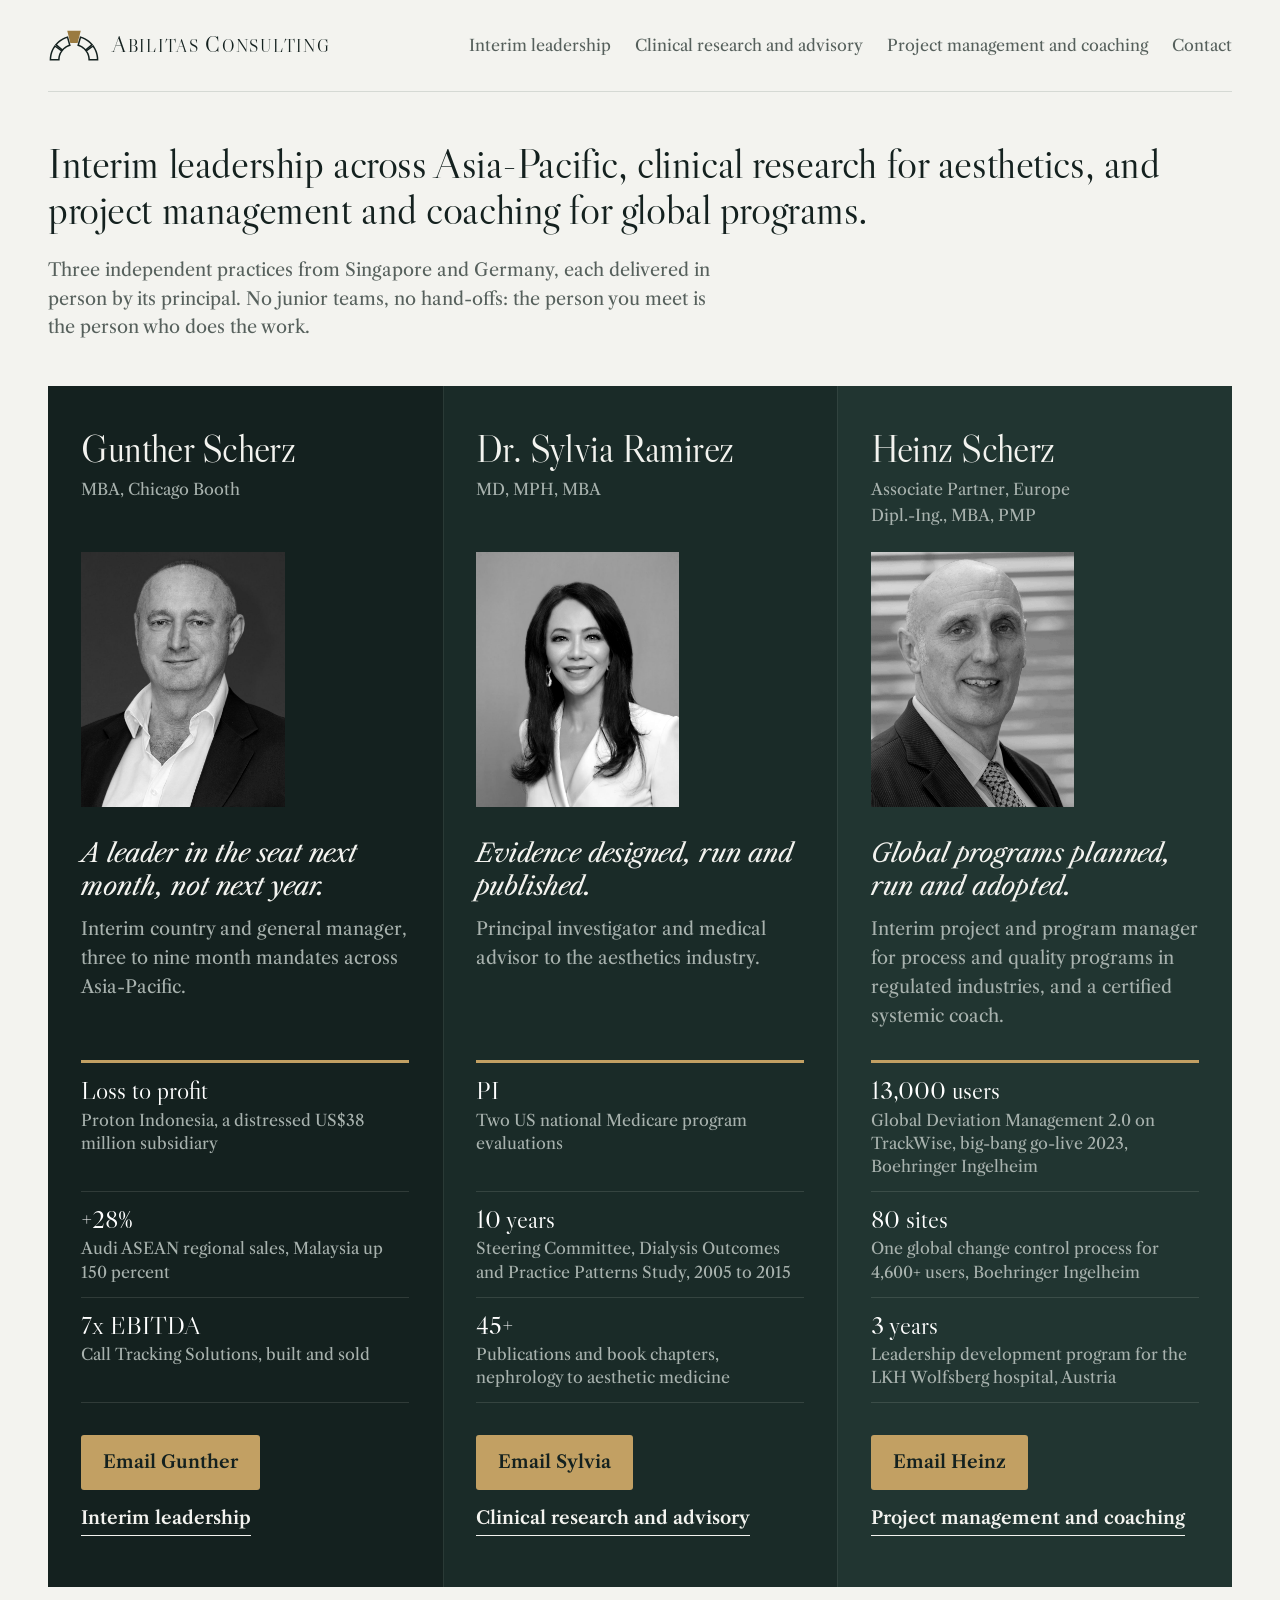
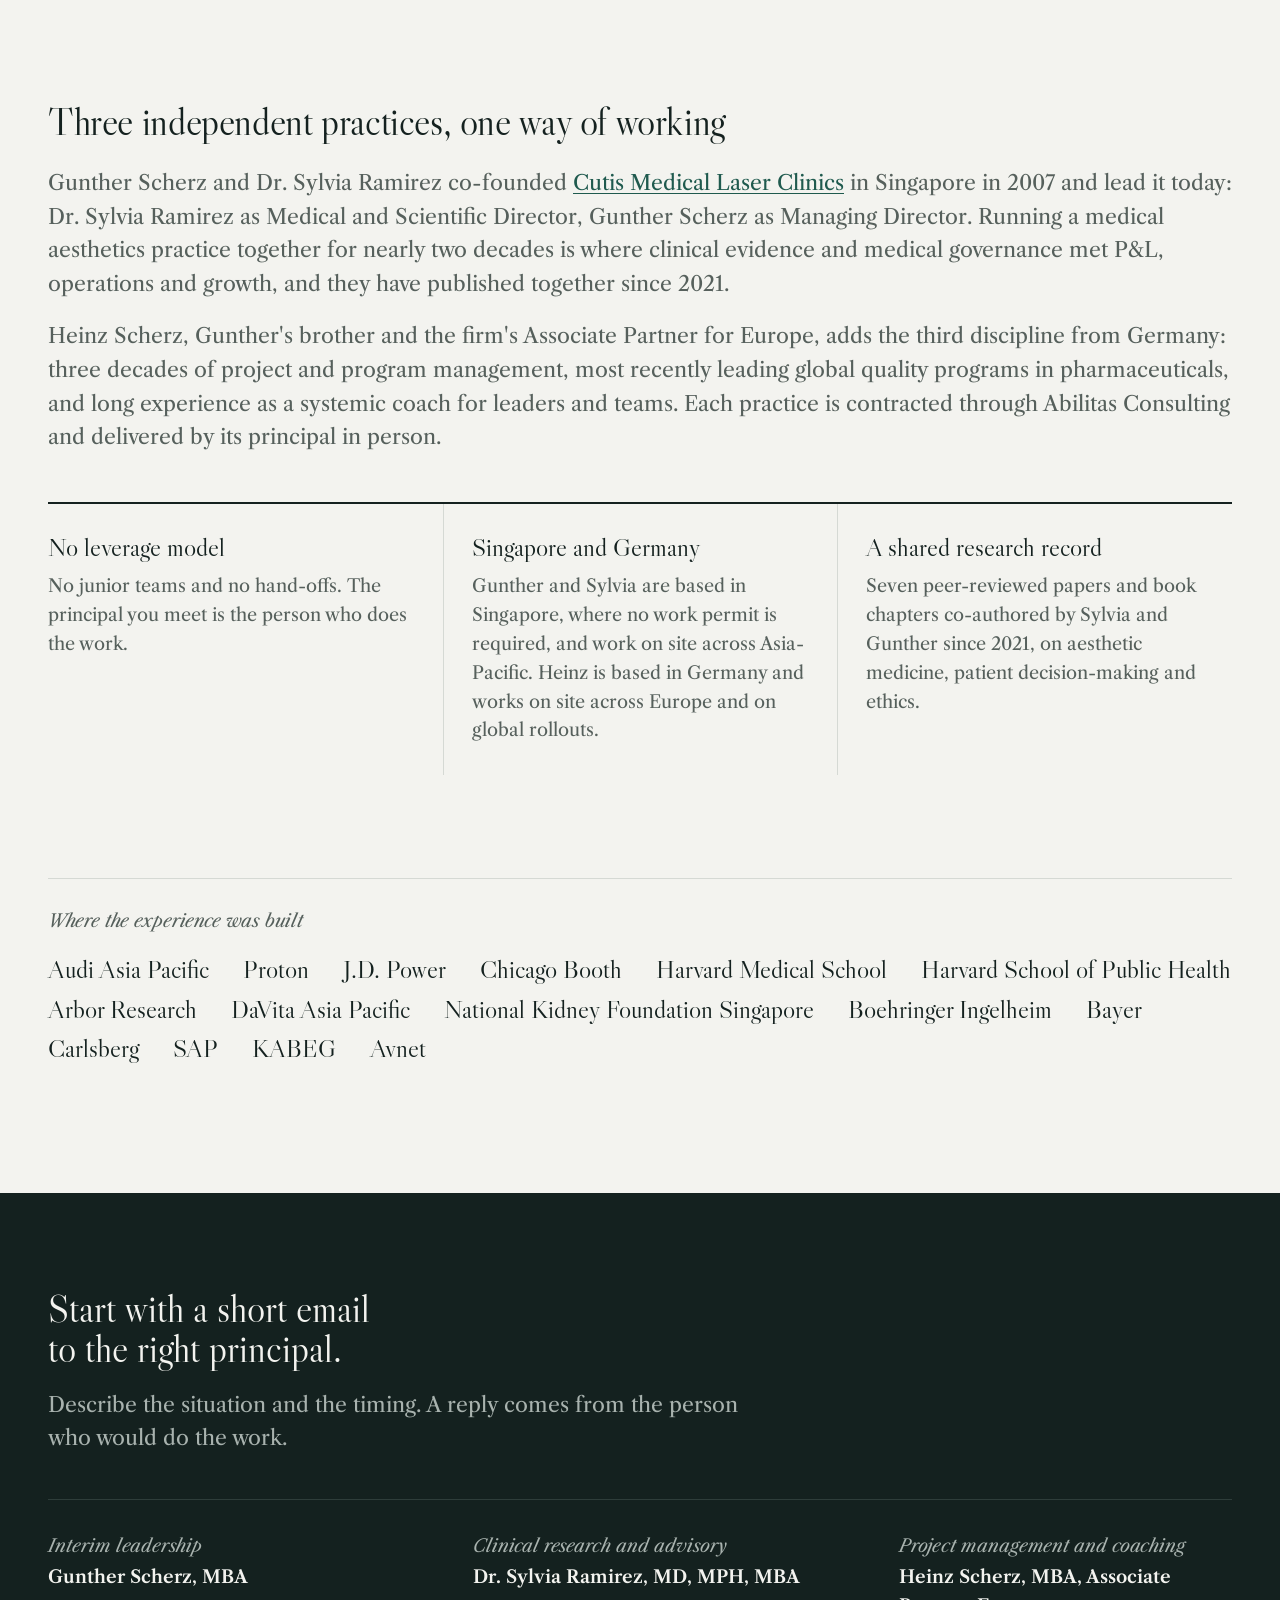
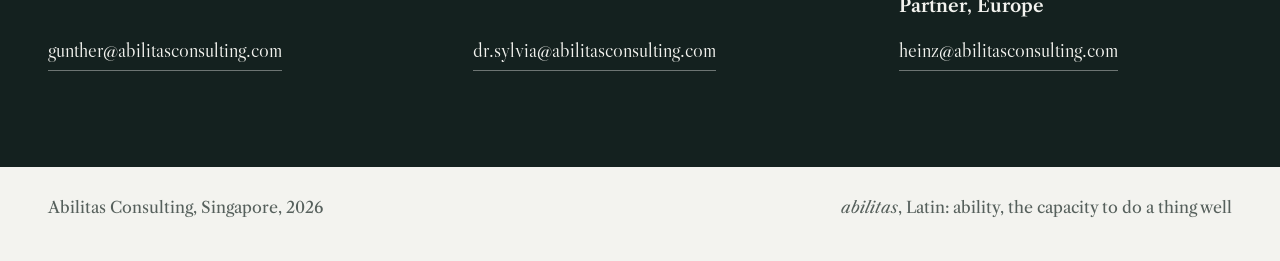
<file: index.html>
<!doctype html>
<html lang="en">
<head>
<meta charset="utf-8">
<meta name="viewport" content="width=device-width, initial-scale=1, viewport-fit=cover">
<title>Abilitas Consulting</title>
<meta name="description" content="Abilitas Consulting. Interim leadership across Asia-Pacific with Gunther Scherz, MBA; clinical research and medical advisory for the aesthetics industry with Dr. Sylvia Ramirez, MD, MPH, MBA; project management and coaching with Heinz Scherz, Dipl.-Ing., MBA, PMP, Associate Partner, Europe.">
<meta property="og:title" content="Abilitas Consulting">
<meta property="og:description" content="The capacity to lead, to prove and to deliver. Interim leadership, clinical research advisory, and project management and coaching from Singapore and Germany.">
<meta property="og:type" content="website">
<link rel="canonical" href="https://abilitasconsulting.com/">
<link rel="preconnect" href="https://fonts.googleapis.com">
<link rel="preconnect" href="https://fonts.gstatic.com" crossorigin>
<link href="https://fonts.googleapis.com/css2?family=Libre+Caslon+Display&family=Libre+Caslon+Text:ital,wght@0,400;0,700;1,400&display=swap" rel="stylesheet">
<style>
/* Layout: three signatures. The firm is three principals, so the page opens on the three of them, side by side,
   each with their own promise, proof and direct line. Same tokens as interim.html, medical.html and projects.html. */
:root{
  --pad:clamp(28px,3.6vw,52px);
  --gutter:calc(var(--pad) * 2);
  --paper:#F3F3EF;
  --ink:#14211F;
  --muted:#56605C;
  --rule:#D5D9D4;
  --jade:#1F5A4E;
  --jade-tint:#E2E9E4;
  --course-2:#1A2B28;
  --course-3:#213531;
  --brass-deep:#9A7A3F;
  --glow:#C2A063;
  --on-ink:#F3F3EF;
  --on-ink-muted:#A8B2AE;
  --ink-rule:#2E3D3A;
  --display:"Libre Caslon Display",Georgia,"Times New Roman",serif;
  --serif:"Libre Caslon Text",Georgia,"Times New Roman",serif;
  --text:"Libre Caslon Text",Georgia,"Times New Roman",serif;
  --wide:1240px;
  color-scheme:light;
}
*{box-sizing:border-box}
html{-webkit-text-size-adjust:100%;scroll-behavior:smooth}
body{margin:0;background:var(--paper);color:var(--ink);font-family:var(--text);font-size:18px;line-height:1.6;-webkit-font-smoothing:antialiased}
a{color:var(--jade);text-underline-offset:3px;text-decoration-thickness:1px}
a:focus-visible{outline:2px solid var(--jade);outline-offset:3px;border-radius:2px}
h1,h2,h3{font-weight:400;margin:0;text-wrap:balance}
p{margin:0}
.wrap{max-width:var(--wide);margin:0 auto;padding-left:max(28px,env(safe-area-inset-left,0px));padding-right:max(28px,env(safe-area-inset-right,0px))}

/* Masthead */
.top{display:flex;justify-content:space-between;align-items:baseline;gap:20px;padding-block:28px}
.top .name{font-weight:600;color:var(--ink);text-decoration:none;font-size:17px;letter-spacing:.01em}
.top nav{display:flex;flex-wrap:wrap;gap:8px 28px;font-size:16px}
.top nav a{color:var(--muted);text-decoration:none}
.top nav a:hover{color:var(--ink)}

/* Opening line: modest on purpose; the principals are the headline */
.opening{padding-block:clamp(20px,4vw,48px) clamp(28px,4vw,44px);border-top:1px solid var(--rule)}
.opening{display:grid;grid-template-columns:minmax(0,1fr);row-gap:clamp(16px,1.8vw,24px)}
.opening h1{font-family:var(--display);font-size:clamp(34px,3.6vw,54px);line-height:1.1;letter-spacing:-.01em;max-width:none}
.opening .sub{color:var(--muted);max-width:62ch}

/* The two principals */
.principals{display:grid;grid-template-columns:minmax(0,1fr)}
.principal{display:flex;flex-direction:column;min-width:0;padding:var(--pad) 28px}
.principal.lead{background:var(--ink);color:var(--on-ink)}
.principal.prove{background:var(--course-2);color:var(--on-ink)}
.principal.deliver{background:var(--course-3);color:var(--on-ink)}
.principal + .principal{box-shadow:inset 1px 0 0 rgba(243,243,239,.07)}
.principal .id{margin-bottom:clamp(24px,2.6vw,36px)}
.principal .body{display:flex;flex-direction:column;flex:1;min-width:0}
.portrait{position:relative;aspect-ratio:4/5;max-width:260px;width:60%;margin:0 0 clamp(26px,3vw,38px);overflow:hidden}
.principal .portrait{background:#2A3A37}
.portrait img{position:absolute;inset:0;width:100%;height:100%;object-fit:cover;filter:grayscale(1) contrast(1.05)}
.portrait .initials{position:absolute;inset:0;display:flex;align-items:flex-end;padding:20px 22px;font-family:var(--display);font-size:clamp(64px,7vw,104px);line-height:.9}
.principal .portrait .initials{color:#3B4C48}
.principal h2{font-family:var(--display);font-size:clamp(40px,4.6vw,68px);line-height:.98;letter-spacing:-.015em}
.principal .creds{margin-top:10px;font-size:16px}
.principal .creds{color:var(--on-ink-muted)}
.principal .promise{margin-top:22px;font-family:var(--serif);font-style:italic;font-size:clamp(22px,2.2vw,29px);line-height:1.3;max-width:22ch}
.principal .role{margin-top:12px;font-size:16px;max-width:40ch}
.principal .role{color:var(--on-ink-muted)}
.accent{display:block;height:3px;margin-top:30px;transform-origin:left center}
.principal .accent{background:var(--glow)}
.proof{list-style:none;margin:0;padding:0;display:grid;max-width:48ch}
.proof li{display:grid;grid-template-columns:7.5em minmax(0,1fr);gap:16px;align-items:baseline;padding-block:13px;font-size:16px;line-height:1.45}
.principal .proof li{border-bottom:1px solid rgba(243,243,239,.12);color:var(--on-ink-muted)}
.proof b{font-family:var(--display);font-weight:400;font-size:24px;line-height:1.1;white-space:nowrap}
.principal .proof b{color:#FFFFFF}
.actions{margin-top:auto;padding-top:32px;display:flex;flex-wrap:wrap;gap:14px 28px;align-items:center}
.btn{display:inline-block;font-weight:600;font-size:17px;padding:13px 22px;border-radius:3px;text-decoration:none}
.principal .btn{background:var(--glow);color:var(--ink)}
.principal .btn:hover{background:#FFFFFF}
.more{font-weight:600;font-size:17px;text-decoration:none;border-bottom:1.5px solid currentColor;padding-bottom:2px}
.principal .more{color:var(--on-ink)}
.principal a:focus-visible{outline-color:var(--glow)}

/* Shared ground */
.ground{padding-block:clamp(72px,9vw,120px) 0}
.ground h2{font-family:var(--display);font-size:clamp(34px,4vw,52px);line-height:1.06;letter-spacing:-.01em;max-width:none}
.ground-head{display:grid;grid-template-columns:minmax(0,1fr);row-gap:clamp(16px,1.8vw,24px)}
.ground .intro{color:var(--muted);max-width:none}
.ground .intro + .intro{margin-top:-4px}
.facts{margin-top:48px;display:grid;grid-template-columns:repeat(3,minmax(0,1fr));border-top:2px solid var(--ink)}
.fact{padding:28px 28px 30px 0;min-width:0}
.fact + .fact{padding-left:28px;border-left:1px solid var(--rule)}
.fact h3{font-family:var(--display);font-size:26px;line-height:1.2;margin-bottom:10px}
.fact p{color:var(--muted);font-size:16px}

/* Provenance */
.built{margin-top:clamp(64px,8vw,104px);border-top:1px solid var(--rule);padding-top:28px}
.built h3{font-family:var(--serif);font-style:italic;font-size:19px;color:var(--muted)}
.names{list-style:none;margin:18px 0 0;padding:0;display:flex;flex-wrap:wrap;gap:6px 34px;font-family:var(--display);font-size:clamp(24px,2.6vw,34px);line-height:1.3}
.names li{white-space:nowrap}

/* Contact */
.contact{margin-top:clamp(80px,10vw,128px);background:var(--ink);color:var(--on-ink)}
.contact .wrap{padding-block:clamp(64px,8vw,96px)}
.contact h2{font-family:var(--display);font-size:clamp(36px,4.6vw,60px);line-height:1.05;max-width:18ch}
.contact .intro{color:var(--on-ink-muted);margin-top:18px;max-width:54ch}
.contacts{display:grid;grid-template-columns:repeat(3,minmax(0,1fr));column-gap:var(--gutter);row-gap:28px;margin-top:44px;border-top:1px solid var(--ink-rule);padding-top:32px}
.contacts .role{font-family:var(--serif);font-style:italic;color:var(--on-ink-muted);font-size:17px}
.contacts .person{font-weight:600;margin-top:2px}
.contacts .mail{display:inline-block;margin-top:12px;font-family:var(--display);font-size:clamp(22px,2.4vw,30px);color:var(--on-ink);text-decoration:none;border-bottom:1.5px solid rgba(243,243,239,.4);padding-bottom:3px;overflow-wrap:anywhere}
.contacts .mail:hover{border-bottom-color:var(--glow)}
.contact a:focus-visible{outline-color:var(--glow)}

/* Footer keeps the word's origin */
footer{padding-block:28px 40px;font-size:14px;color:var(--muted);display:flex;flex-wrap:wrap;justify-content:space-between;gap:8px 24px}
footer i{font-family:var(--serif)}

/* One orchestrated moment: each principal's accent rule draws in */
@media (prefers-reduced-motion:no-preference){
  .accent{animation:draw 1.1s cubic-bezier(.3,.6,.2,1) .25s both}
  .prove .accent{animation-delay:.4s}
  .deliver .accent{animation-delay:.55s}
  @keyframes draw{from{transform:scaleX(0)}to{transform:scaleX(1)}}
}

/* Three panels side by side from 1100px: three equal columns on the page grid, the band's edges
   aligned with the content edges above and below. Rows are shared through subgrid so names,
   promises and proof line up across the three. */
@media (min-width:1100px){
  .principals{width:calc(100% - 56px);max-width:calc(var(--wide) - 56px);margin-inline:auto;grid-template-columns:repeat(3,minmax(0,1fr));grid-template-rows:repeat(8,auto) 1fr}
  .principal{display:grid;grid-row:1 / -1;grid-template-rows:subgrid;padding:clamp(36px,3.4vw,52px) clamp(28px,2.6vw,36px) clamp(40px,4vw,56px)}
  .principal .body,.principal .proof{display:contents}
  .principal .id{margin-bottom:24px}
  .portrait{width:62%;max-width:240px;margin:0 0 30px}
  .principal .promise{margin-top:0}
  .actions{align-self:end}
}
}
@media (max-width:900px){
  .opening{grid-template-columns:1fr;gap:16px}
  .principals{grid-template-columns:1fr}
  .principal.lead,.principal.prove,.principal.deliver{padding-left:max(28px,env(safe-area-inset-left,0px));padding-right:max(28px,env(safe-area-inset-right,0px))}
  .portrait{width:46%}
  .ground-head{grid-template-columns:1fr;gap:18px}
  .facts{grid-template-columns:1fr}
  .fact,.fact + .fact{padding:24px 0;border-left:none;border-bottom:1px solid var(--rule)}
  .contacts{grid-template-columns:1fr;gap:28px}
}
@media (max-width:560px){
  body{font-size:17px}
  .wrap{padding-left:max(20px,env(safe-area-inset-left,0px));padding-right:max(20px,env(safe-area-inset-right,0px))}
  .top{flex-direction:column;gap:10px}
  .top nav{gap:6px 18px}
  .principal.lead,.principal.prove,.principal.deliver{padding:28px 20px 36px}
  .portrait{width:70%}
  .proof li{grid-template-columns:6.5em minmax(0,1fr)}
  .proof b{font-size:21px}
}

/* Logo: keystone mark + Caslon wordmark */
.top .name{display:inline-flex;align-items:center;gap:12px;font-weight:400;letter-spacing:0}
.top .name .mark{width:52px;height:34px;flex:none}
.top .name .mark g{fill:none;stroke:currentColor;stroke-width:5;stroke-linejoin:miter}
.top .name .mark .key{fill:var(--brass-deep)}
.top .name .wm{font-family:var(--display);font-size:17px;letter-spacing:.1em;white-space:nowrap}
.top .name .wm .cap{font-size:1.28em}
.top .name .who{font-family:var(--text);font-size:16px;letter-spacing:.01em;white-space:nowrap}
@media (max-width:400px){.top .name{gap:10px}.top .name .mark{width:40px;height:26px}.top .name .wm{font-size:15px}}

/* ===== Unified typography: one family (Libre Caslon), six sizes ===== */
:root{
  --text:"Libre Caslon Text",Georgia,"Times New Roman",serif;
  --serif:"Libre Caslon Text",Georgia,"Times New Roman",serif;
  --fs-h1:clamp(38px,4.2vw,58px);
  --fs-h2:clamp(30px,3vw,42px);
  --fs-h3:clamp(22px,2vw,26px);
  --fs-lead:21px;
  --fs-body:18px;
  --fs-small:16px;
}
@media (max-width:640px){:root{--fs-lead:19px;--fs-body:17px;--fs-small:15px}}
.top{flex-wrap:wrap;row-gap:12px}
.top nav a{white-space:nowrap}
body{font-size:var(--fs-body)}
.opening h1,.hero h1{font-size:var(--fs-h1)}
.principal h2,.ground h2,.contact h2,.section > .wrap > h2,.ai h2,.voices h2,.practice h2{font-size:var(--fs-h2)}
.fact h3,.situation h3,.caps h3,.phases h3,.pub h3,.talk h3,.principal .promise,.names,.markets .place,.school .deg,.quote blockquote,.result .fig,.proof li b,.pub .yr,.talk .yr,.contacts .mail,.contact .mail{font-size:var(--fs-h3)}
.hero .lede,.ground .intro,.section .intro,.contact .intro{font-size:var(--fs-lead)}
.principal .role,.fact p,.caps p,.result p,.situation .proof,.pub .by,.pub .in,.pubs-more,.talk p,.school .where,.cert .what,.job .when,.job .what span,.job .won,.term dd,.practice li,.practice .person,.contact .alt,.contacts .role,.btn,.more,.built h3,.note{font-size:var(--fs-body)}
.top nav,.proof li,.principal .creds,.eyebrow,.practice .kind,.hero .creds,.markets h2,.markets .held,.markets .more,.maplegend,.subhead,.cert .by,.term dt,.contacts .who,.quote figcaption,.quote figcaption b,.voices .src,.phases-src,.phases .when,footer,.top .name .who{font-size:var(--fs-small)}

/* ===== Proof lines stack figure over text ===== */
.proof li{grid-template-columns:minmax(0,1fr);gap:4px;align-items:start;align-content:start}

/* ===== Alignment: one page width, one two-column grid, header items centered ===== */
:root{--wide:1240px;--gutter:clamp(56px,7.2vw,104px)}
.top{align-items:center}
.top nav{gap:8px 24px}
@media (min-width:901px){
  .situation,.ai .head{grid-template-columns:repeat(2,minmax(0,1fr));column-gap:var(--gutter)}
  .contacts{column-gap:var(--gutter)}
  .job{grid-template-columns:150px minmax(0,1fr) calc(50% - var(--gutter) / 2)}
}
/* Opening: headline runs the full page width in two lines, the practice line sits below it in body size */
.opening h1{font-size:clamp(32px,3.3vw,48px);text-wrap:pretty}
.opening .sub{font-size:var(--fs-body)}
/* Three contacts side by side: addresses sized to fit a third of the page */
@media (min-width:901px){
  .contacts .mail{font-size:clamp(18px,1.6vw,22px)}
  /* Practice, name and address share rows across the three columns, so the addresses sit on one line */
  .contacts{grid-template-rows:repeat(3,auto);row-gap:0}
  .contacts > div{display:grid;grid-row:span 3;grid-template-rows:subgrid;align-items:start}
  .contacts .person{margin-top:2px}
  .contacts .mail{justify-self:start;align-self:start;margin-top:14px}
}
</style>
</head>
<body>

<div class="wrap">
  <header class="top">
    <a class="name" href="./" aria-label="Abilitas Consulting, home"><svg class="mark" viewBox="14 8 172 110" aria-hidden="true" focusable="false"><g><polygon points="22,112 22.4,103.8 23.7,95.8 25.8,87.9 28.7,80.3 32.5,73 36.9,66.2 59.5,82.6 56.7,87 54.3,91.7 52.4,96.5 51.1,101.6 50.3,106.8 50,112"/><polygon points="40.2,61.9 45.5,56.2 51.3,51.1 57.5,46.6 64.2,42.7 71.2,39.5 78.5,37 86.2,63.9 81.5,65.5 77,67.6 72.8,70.1 68.8,73 65.1,76.2 61.7,79.9"/><polygon points="121.5,37 128.8,39.5 135.8,42.7 142.5,46.6 148.7,51.1 154.5,56.2 159.8,61.9 138.3,79.9 134.9,76.2 131.2,73 127.2,70.1 123,67.6 118.5,65.5 113.8,63.9"/><polygon points="163.1,66.2 167.5,73 171.3,80.3 174.2,87.9 176.3,95.8 177.6,103.8 178,112 150,112 149.7,106.8 148.9,101.6 147.6,96.5 145.7,91.7 143.3,87 140.5,82.6"/></g><polygon class="key" points="77.7,15.7 122.3,15.7 112.1,56.5 87.9,56.5"/></svg><span class="wm"><span class="cap">A</span>BILITAS <span class="cap">C</span>ONSULTING</span></a>
    <nav aria-label="Primary">
      <a href="interim.html">Interim leadership</a>
      <a href="medical.html">Clinical research and advisory</a>
      <a href="projects.html">Project management and coaching</a>
      <a href="#contact">Contact</a>
    </nav>
  </header>

  <section class="opening">
    <h1>Interim leadership across Asia-Pacific, clinical research for aesthetics, and project management and coaching for global programs.</h1>
    <p class="sub">Three independent practices from Singapore and Germany, each delivered in person by its principal. No junior teams, no hand-offs: the person you meet is the person who does the work.</p>
  </section>
</div>

<section class="principals" aria-label="The three principals">
  <article class="principal lead">
    <header class="id">
      <h2>Gunther Scherz</h2>
      <p class="creds">MBA, Chicago Booth</p>
    </header>
    <div class="portrait">
      <span class="initials" aria-hidden="true">GS</span>
      <img src="images/gunther-scherz.jpg" alt="Gunther Scherz" width="800" height="1000" onerror="this.remove()">
    </div>
    <div class="body">
    <p class="promise">A leader in the seat next month, not next year.</p>
    <p class="role">Interim country and general manager, three to nine month mandates across Asia-Pacific.</p>
    <span class="accent" aria-hidden="true"></span>
    <ul class="proof" role="list">
      <li><b>Loss to profit</b><span>Proton Indonesia, a distressed US$38 million subsidiary</span></li>
      <li><b>+28%</b><span>Audi ASEAN regional sales, Malaysia up 150 percent</span></li>
      <li><b>7x EBITDA</b><span>Call Tracking Solutions, built and sold</span></li>
    </ul>
    <div class="actions">
      <a class="btn" href="mailto:gunther@abilitasconsulting.com?subject=Interim%20mandate">Email Gunther</a>
      <a class="more" href="interim.html">Interim leadership</a>
    </div>
    </div>
  </article>

  <article class="principal prove">
    <header class="id">
      <h2>Dr. Sylvia Ramirez</h2>
      <p class="creds">MD, MPH, MBA</p>
    </header>
    <div class="portrait">
      <span class="initials" aria-hidden="true">SR</span>
      <img src="images/sylvia-ramirez.jpg" alt="Dr. Sylvia Ramirez" width="800" height="1000" onerror="this.remove()">
    </div>
    <div class="body">
    <p class="promise">Evidence designed, run and published.</p>
    <p class="role">Principal investigator and medical advisor to the aesthetics industry.</p>
    <span class="accent" aria-hidden="true"></span>
    <ul class="proof" role="list">
      <li><b>PI</b><span>Two US national Medicare program evaluations</span></li>
      <li><b>10 years</b><span>Steering Committee, Dialysis Outcomes and Practice Patterns Study, 2005 to 2015</span></li>
      <li><b>45+</b><span>Publications and book chapters, nephrology to aesthetic medicine</span></li>
    </ul>
    <div class="actions">
      <a class="btn" href="mailto:dr.sylvia@abilitasconsulting.com?subject=Research%20or%20advisory%20enquiry">Email Sylvia</a>
      <a class="more" href="medical.html">Clinical research and advisory</a>
    </div>
    </div>
  </article>

  <article class="principal deliver">
    <header class="id">
      <h2>Heinz Scherz</h2>
      <p class="creds">Associate Partner, Europe<br>Dipl.-Ing., MBA, PMP</p>
    </header>
    <div class="portrait">
      <span class="initials" aria-hidden="true">HS</span>
      <img src="images/heinz-scherz.jpg" alt="Heinz Scherz" width="800" height="1000" onerror="this.remove()">
    </div>
    <div class="body">
    <p class="promise">Global programs planned, run and adopted.</p>
    <p class="role">Interim project and program manager for process and quality programs in regulated industries, and a certified systemic coach.</p>
    <span class="accent" aria-hidden="true"></span>
    <ul class="proof" role="list">
      <li><b>13,000 users</b><span>Global Deviation Management 2.0 on TrackWise, big-bang go-live 2023, Boehringer Ingelheim</span></li>
      <li><b>80 sites</b><span>One global change control process for 4,600+ users, Boehringer Ingelheim</span></li>
      <li><b>3 years</b><span>Leadership development program for the LKH Wolfsberg hospital, Austria</span></li>
    </ul>
    <div class="actions">
      <a class="btn" href="mailto:heinz@abilitasconsulting.com?subject=Project%20enquiry">Email Heinz</a>
      <a class="more" href="projects.html">Project management and coaching</a>
    </div>
    </div>
  </article>
</section>

<section class="ground" aria-labelledby="ground-h">
  <div class="wrap">
    <div class="ground-head">
    <h2 id="ground-h">Three independent practices, one way of working</h2>
    <p class="intro">Gunther Scherz and Dr. Sylvia Ramirez co-founded <a href="https://www.cutislaserclinics.com" rel="noopener">Cutis Medical Laser Clinics</a> in Singapore in 2007 and lead it today: Dr. Sylvia Ramirez as Medical and Scientific Director, Gunther Scherz as Managing Director. Running a medical aesthetics practice together for nearly two decades is where clinical evidence and medical governance met P&amp;L, operations and growth, and they have published together since 2021.</p>
    <p class="intro">Heinz Scherz, Gunther's brother and the firm's Associate Partner for Europe, adds the third discipline from Germany: three decades of project and program management, most recently leading global quality programs in pharmaceuticals, and long experience as a systemic coach for leaders and teams. Each practice is contracted through Abilitas Consulting and delivered by its principal in person.</p>
    </div>
    <div class="facts">
      <div class="fact"><h3>No leverage model</h3><p>No junior teams and no hand-offs. The principal you meet is the person who does the work.</p></div>
      <div class="fact"><h3>Singapore and Germany</h3><p>Gunther and Sylvia are based in Singapore, where no work permit is required, and work on site across Asia-Pacific. Heinz is based in Germany and works on site across Europe and on global rollouts.</p></div>
      <div class="fact"><h3>A shared research record</h3><p>Seven peer-reviewed papers and book chapters co-authored by Sylvia and Gunther since 2021, on aesthetic medicine, patient decision-making and ethics.</p></div>
    </div>

    <div class="built">
      <h3>Where the experience was built</h3>
      <ul class="names">
        <li>Audi Asia Pacific</li>
        <li>Proton</li>
        <li>J.D. Power</li>
        <li>Chicago Booth</li>
        <li class="s">Harvard Medical School</li>
        <li class="s">Harvard School of Public Health</li>
        <li class="s">Arbor Research</li>
        <li class="s">DaVita Asia Pacific</li>
        <li class="s">National Kidney Foundation Singapore</li>
        <li class="h">Boehringer Ingelheim</li>
        <li class="h">Bayer</li>
        <li class="h">Carlsberg</li>
        <li class="h">SAP</li>
        <li class="h">KABEG</li>
        <li class="h">Avnet</li>
      </ul>
    </div>
  </div>
</section>

<section class="contact" id="contact">
  <div class="wrap">
    <h2>Start with a short email to the right principal.</h2>
    <p class="intro">Describe the situation and the timing. A reply comes from the person who would do the work.</p>
    <div class="contacts">
      <div>
        <p class="role">Interim leadership</p>
        <p class="person">Gunther Scherz, MBA</p>
        <a class="mail" href="mailto:gunther@abilitasconsulting.com?subject=Interim%20mandate">gunther@abilitasconsulting.com</a>
      </div>
      <div>
        <p class="role">Clinical research and advisory</p>
        <p class="person">Dr. Sylvia Ramirez, MD, MPH, MBA</p>
        <a class="mail" href="mailto:dr.sylvia@abilitasconsulting.com?subject=Research%20or%20advisory%20enquiry">dr.sylvia@abilitasconsulting.com</a>
      </div>
      <div>
        <p class="role">Project management and coaching</p>
        <p class="person">Heinz Scherz, MBA, Associate Partner, Europe</p>
        <a class="mail" href="mailto:heinz@abilitasconsulting.com?subject=Project%20enquiry">heinz@abilitasconsulting.com</a>
      </div>
    </div>
  </div>
</section>

<div class="wrap"><footer><span>Abilitas Consulting, Singapore, 2026</span><span><i>abilitas</i>, Latin: ability, the capacity to do a thing well</span></footer></div>

</body>
</html>
</file>
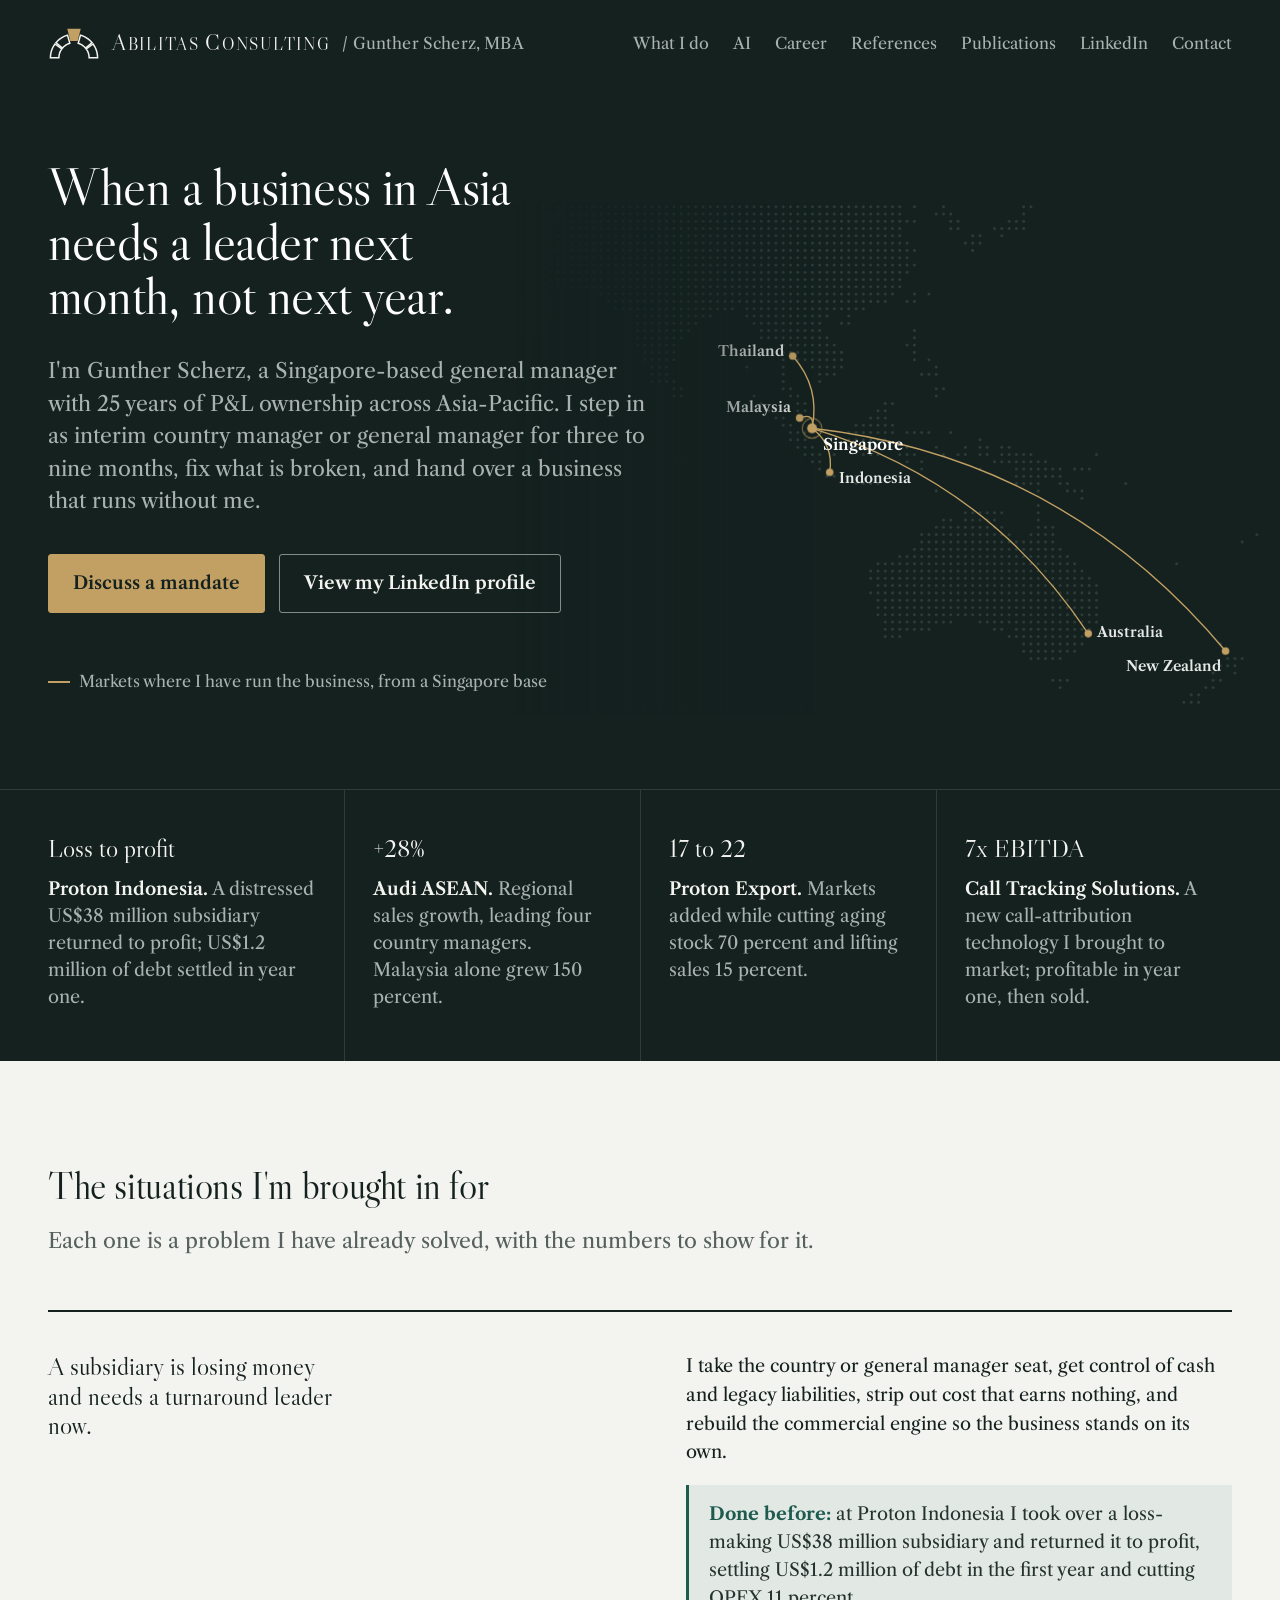
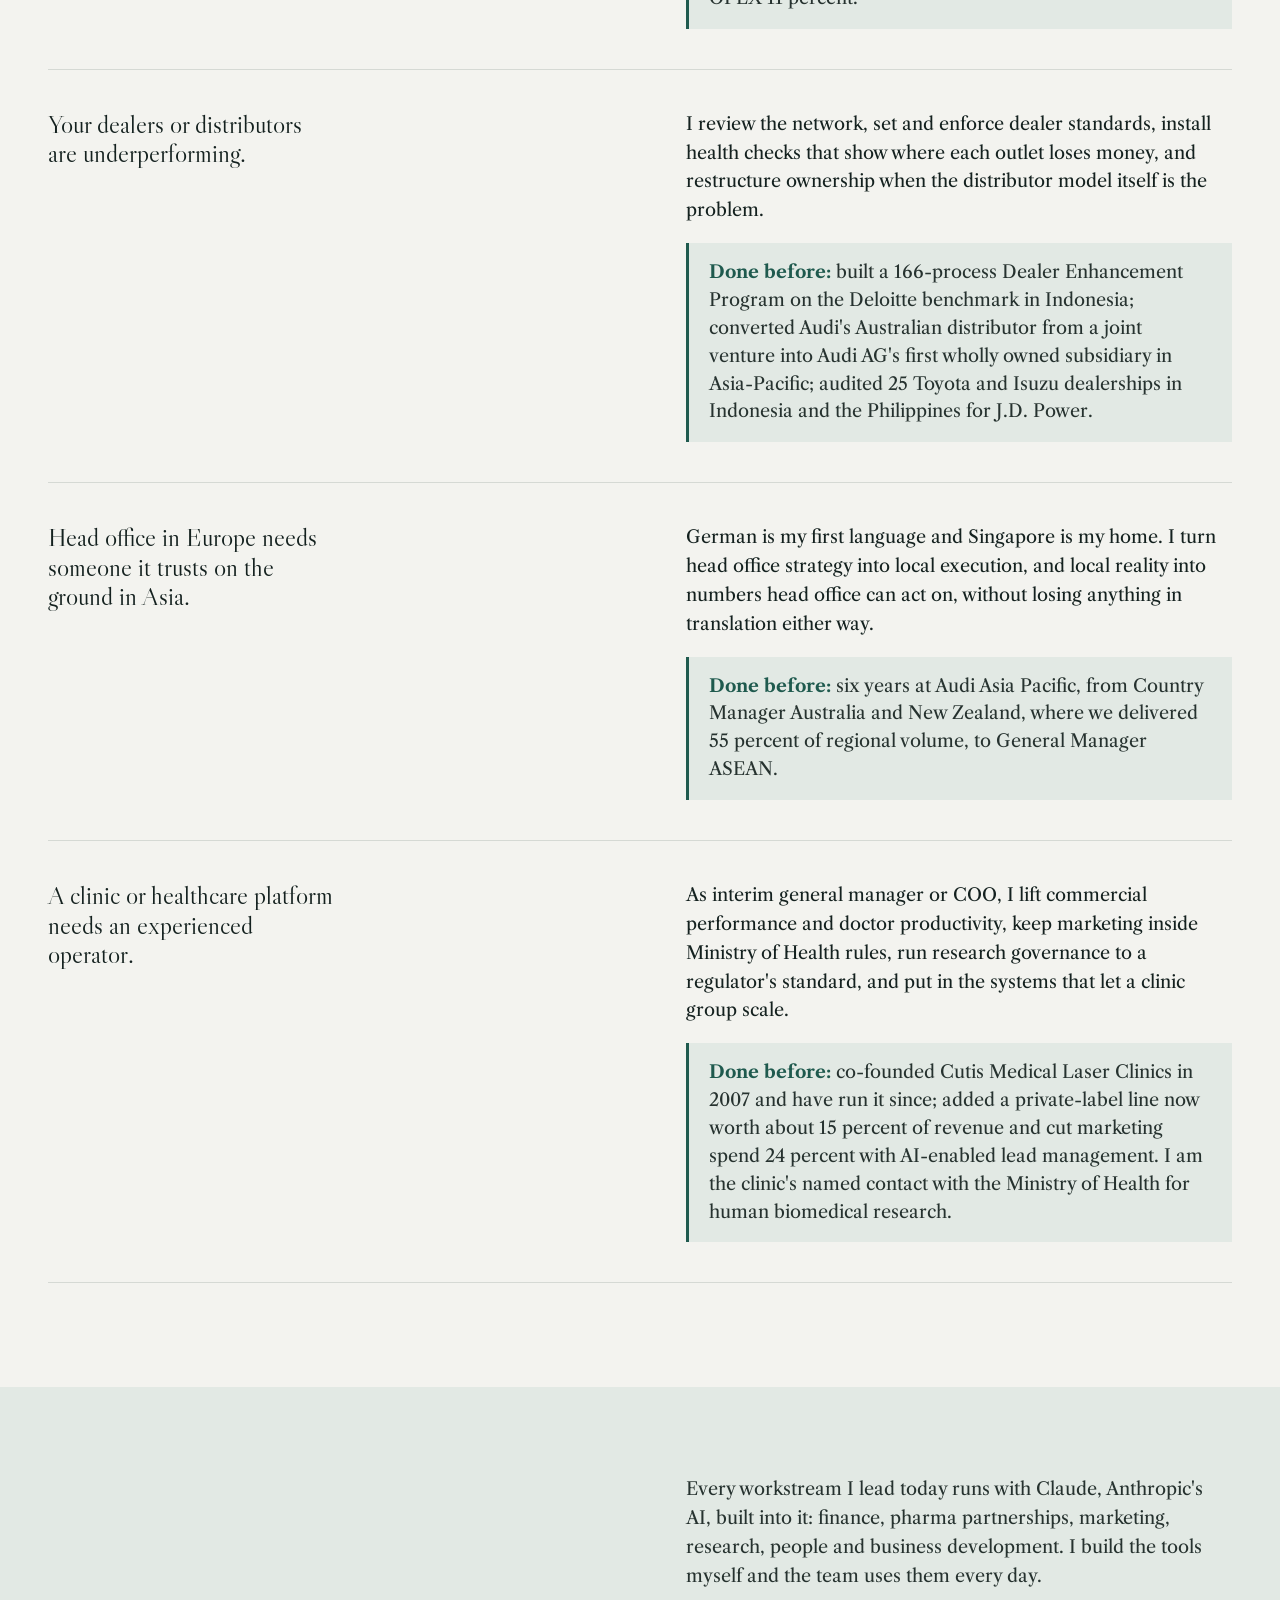
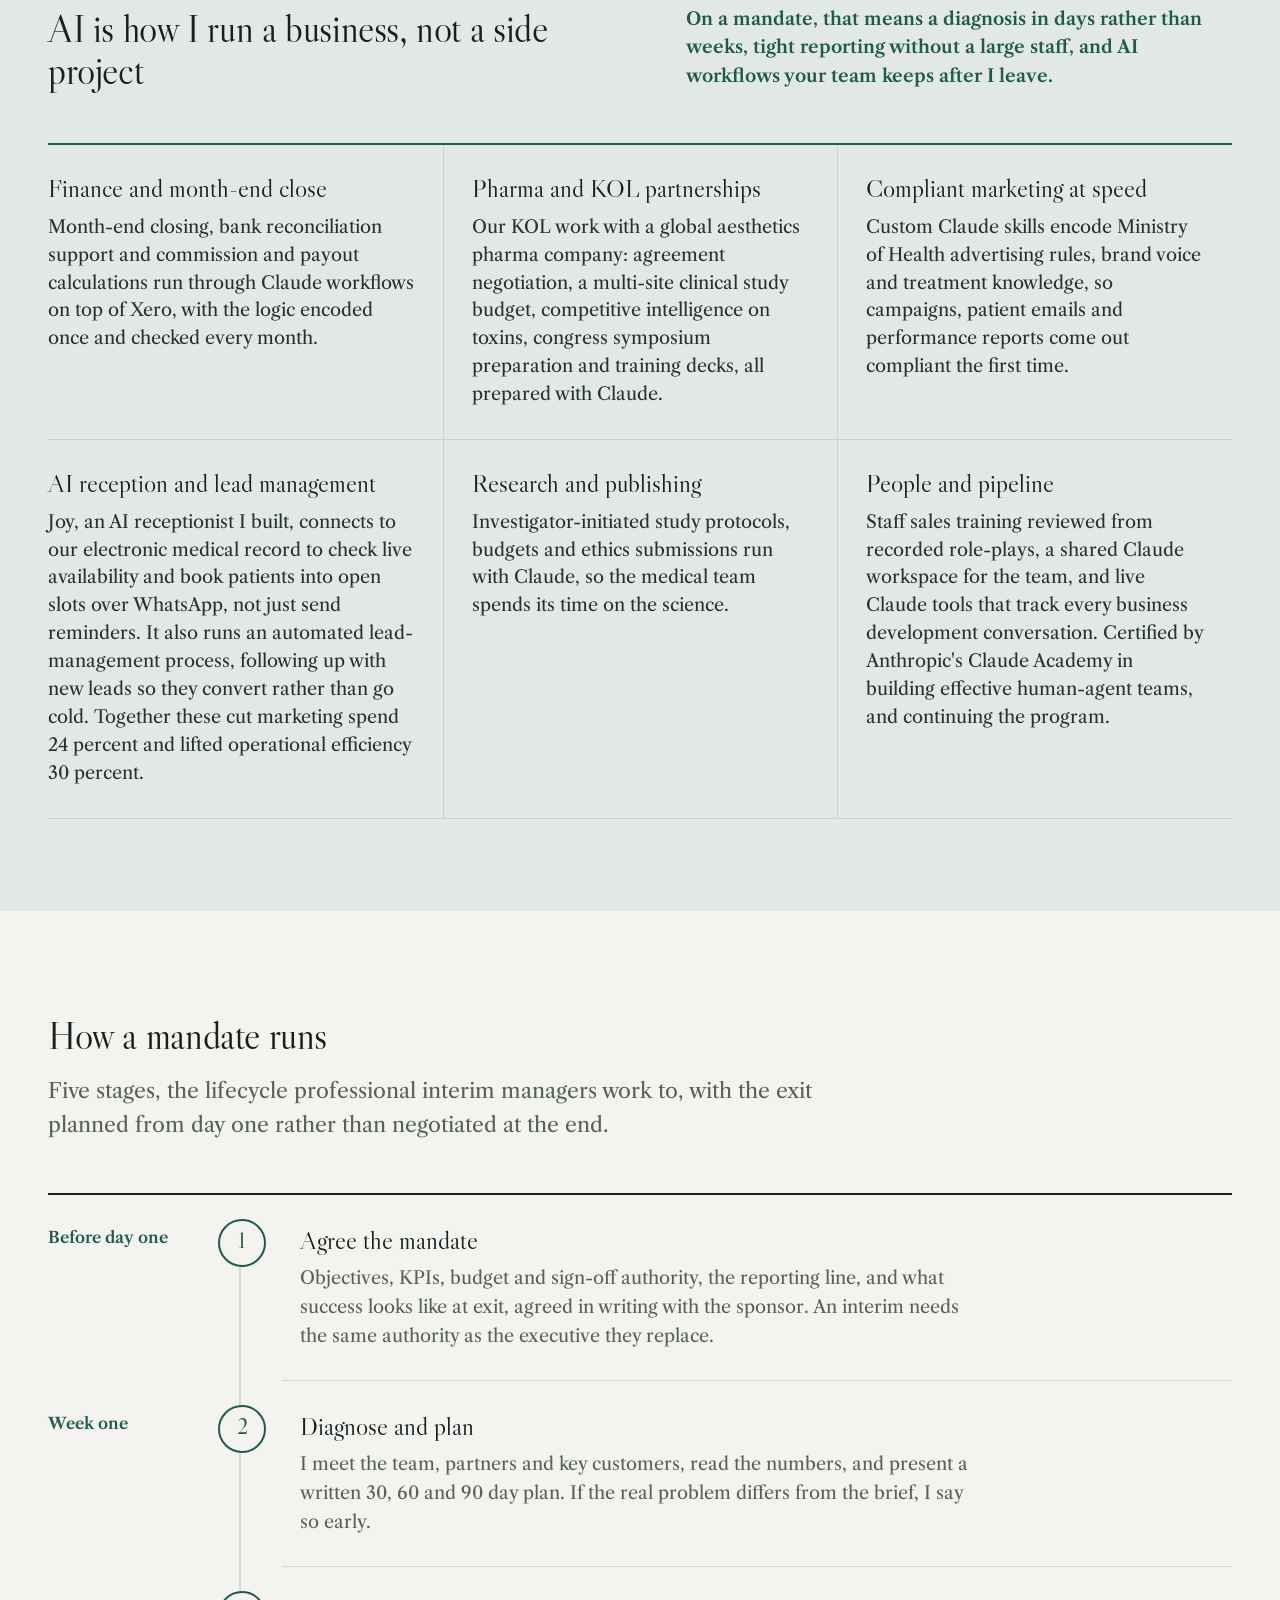
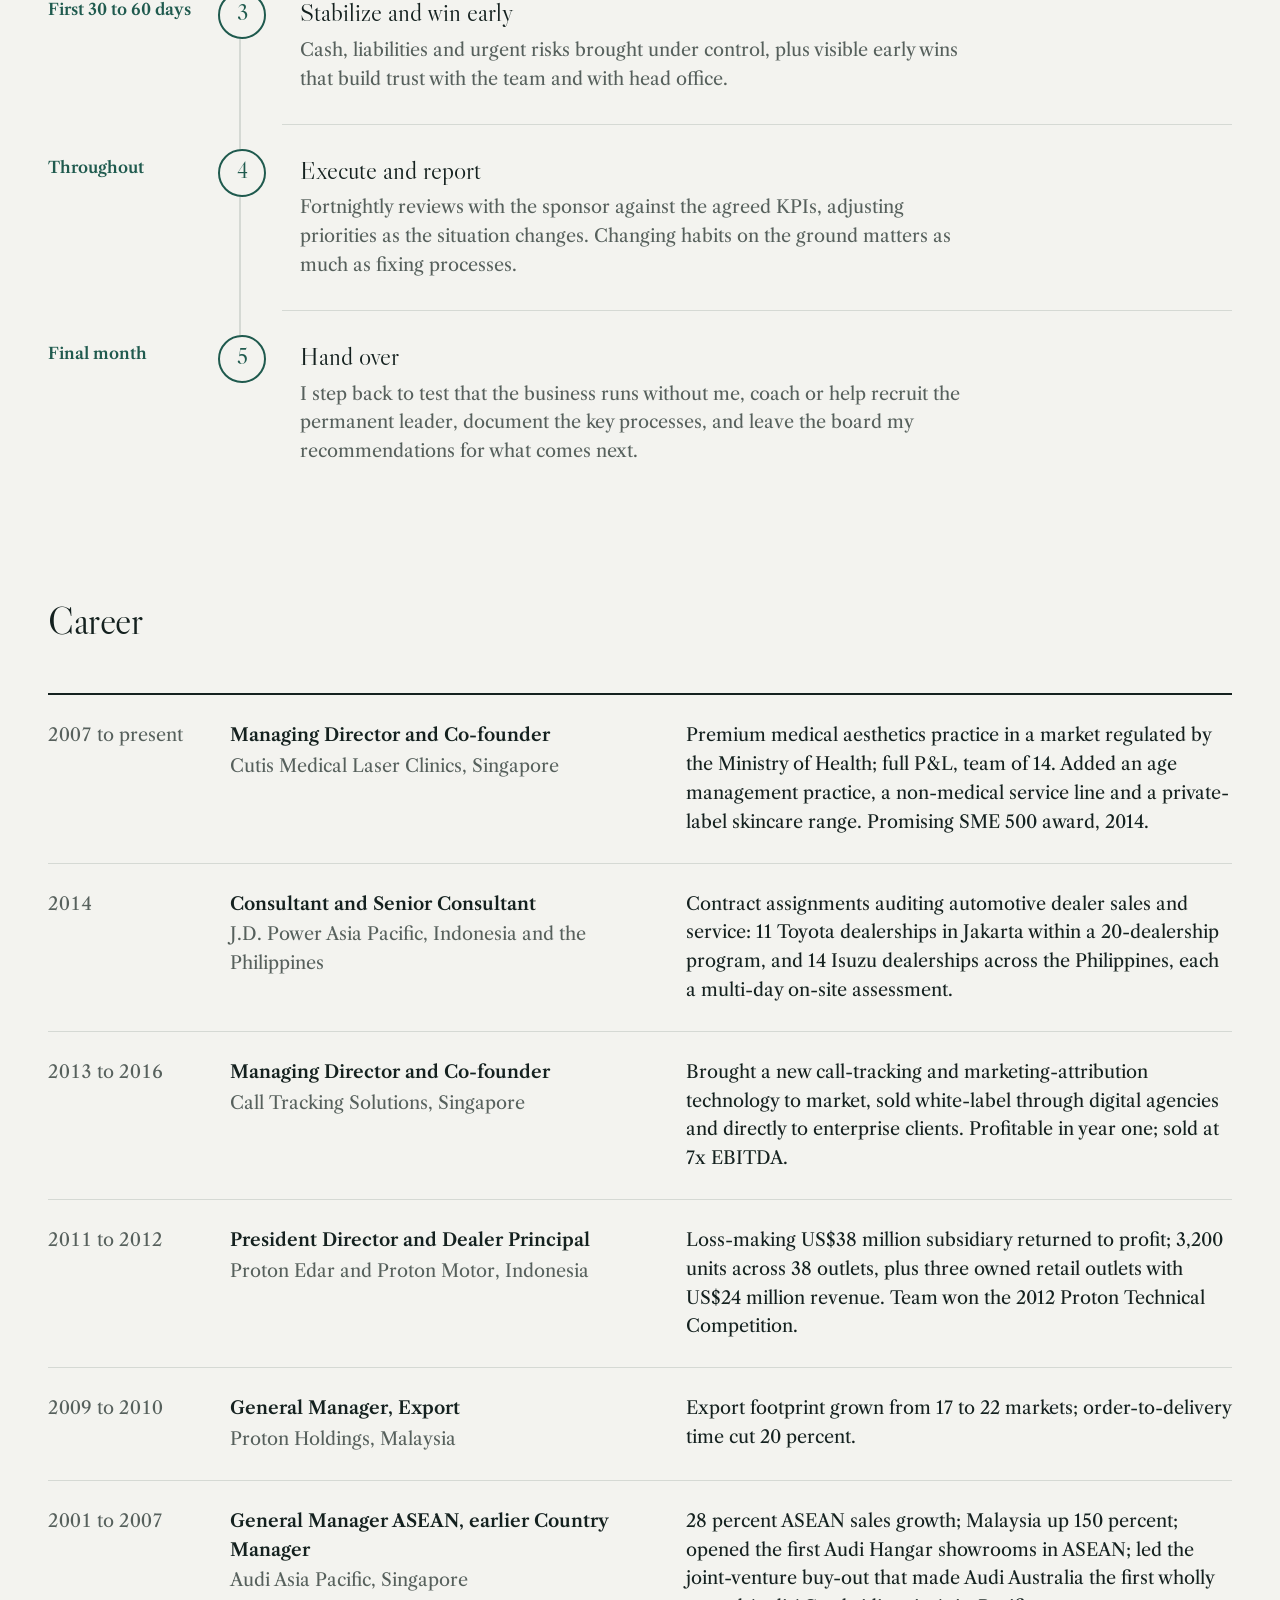
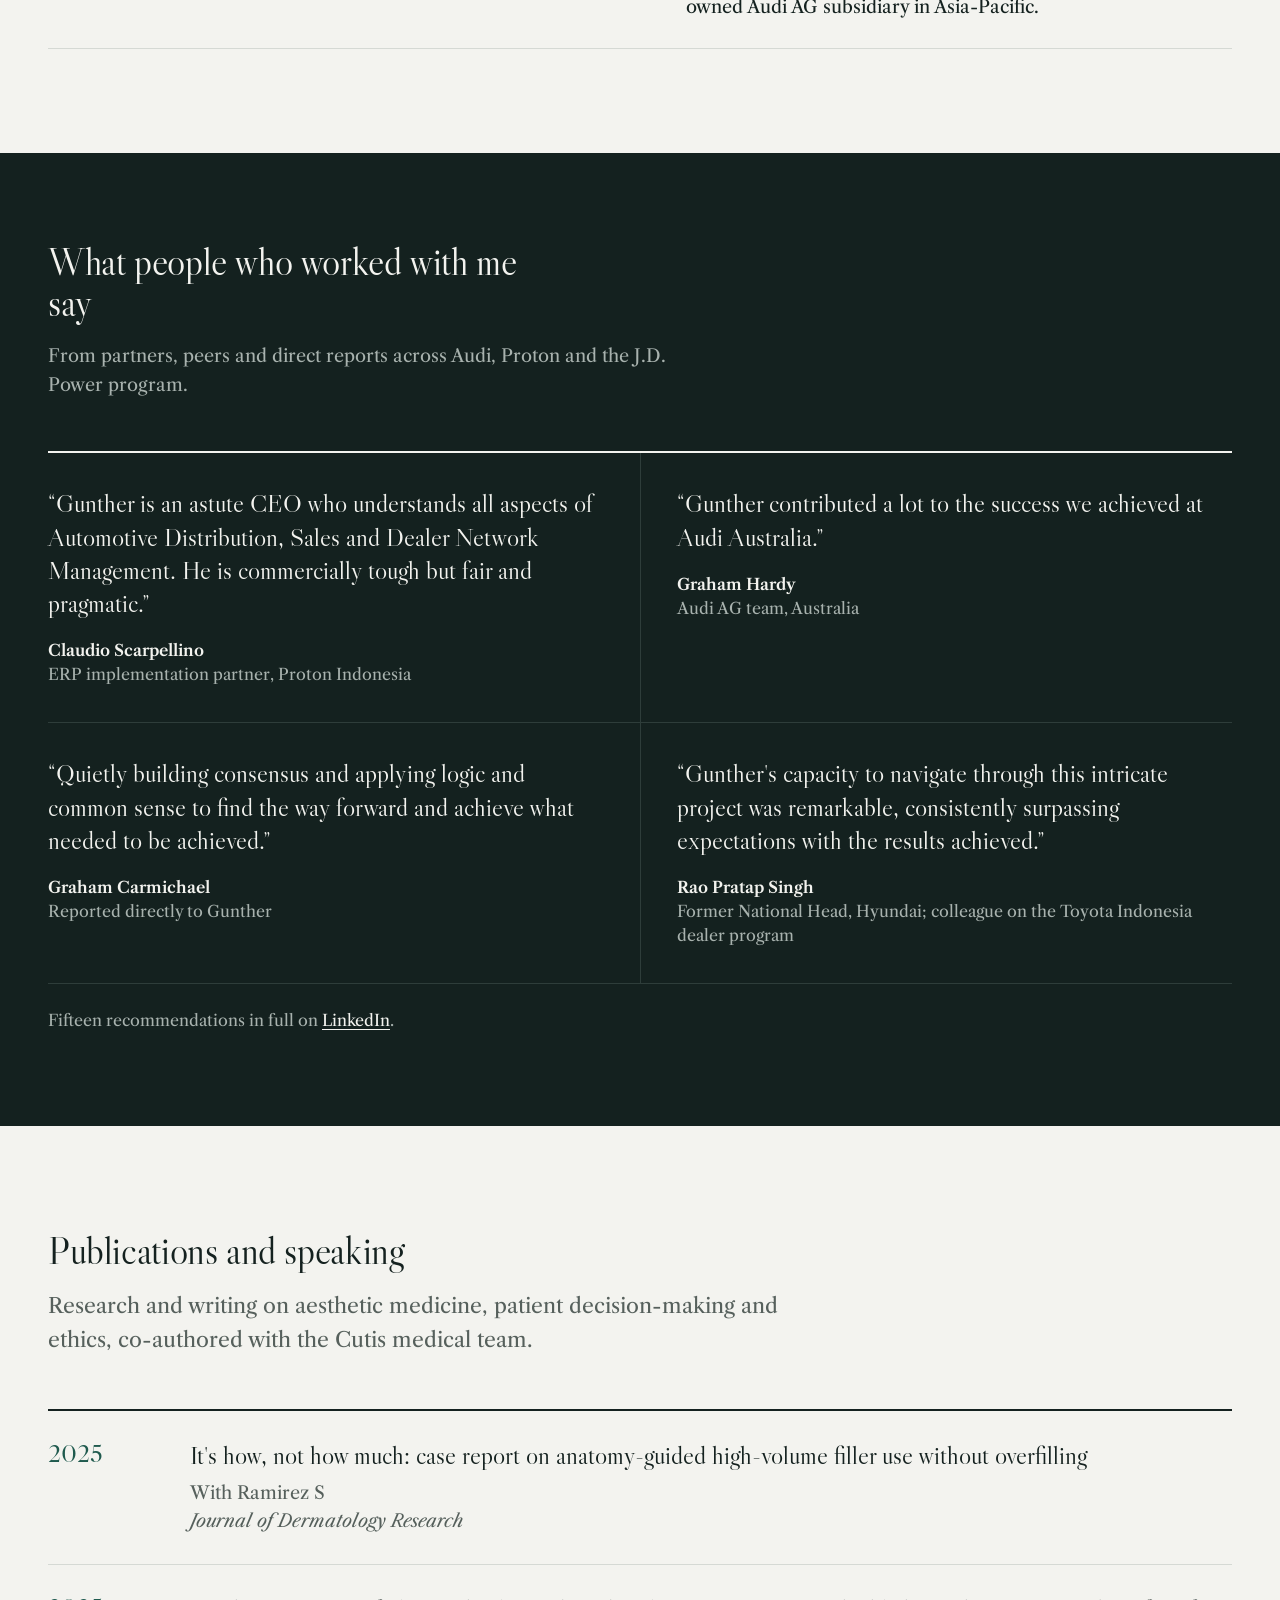
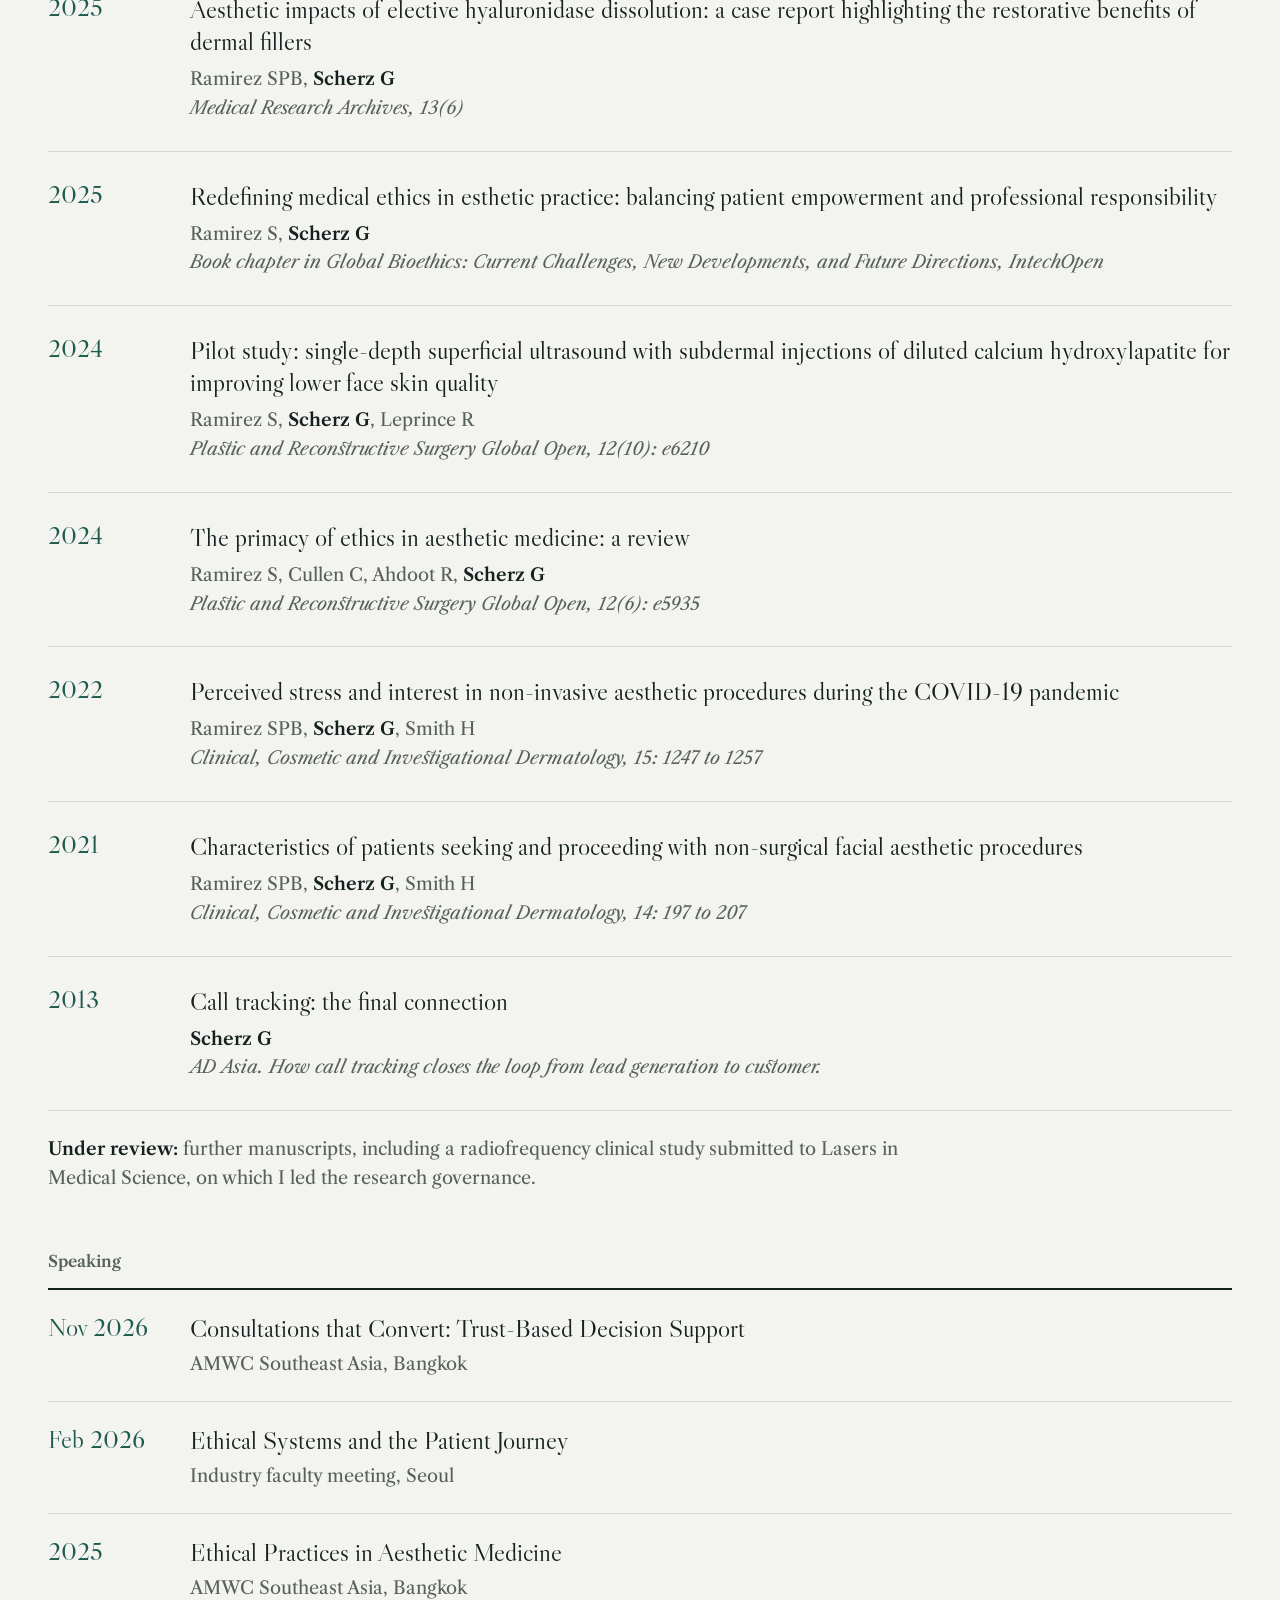
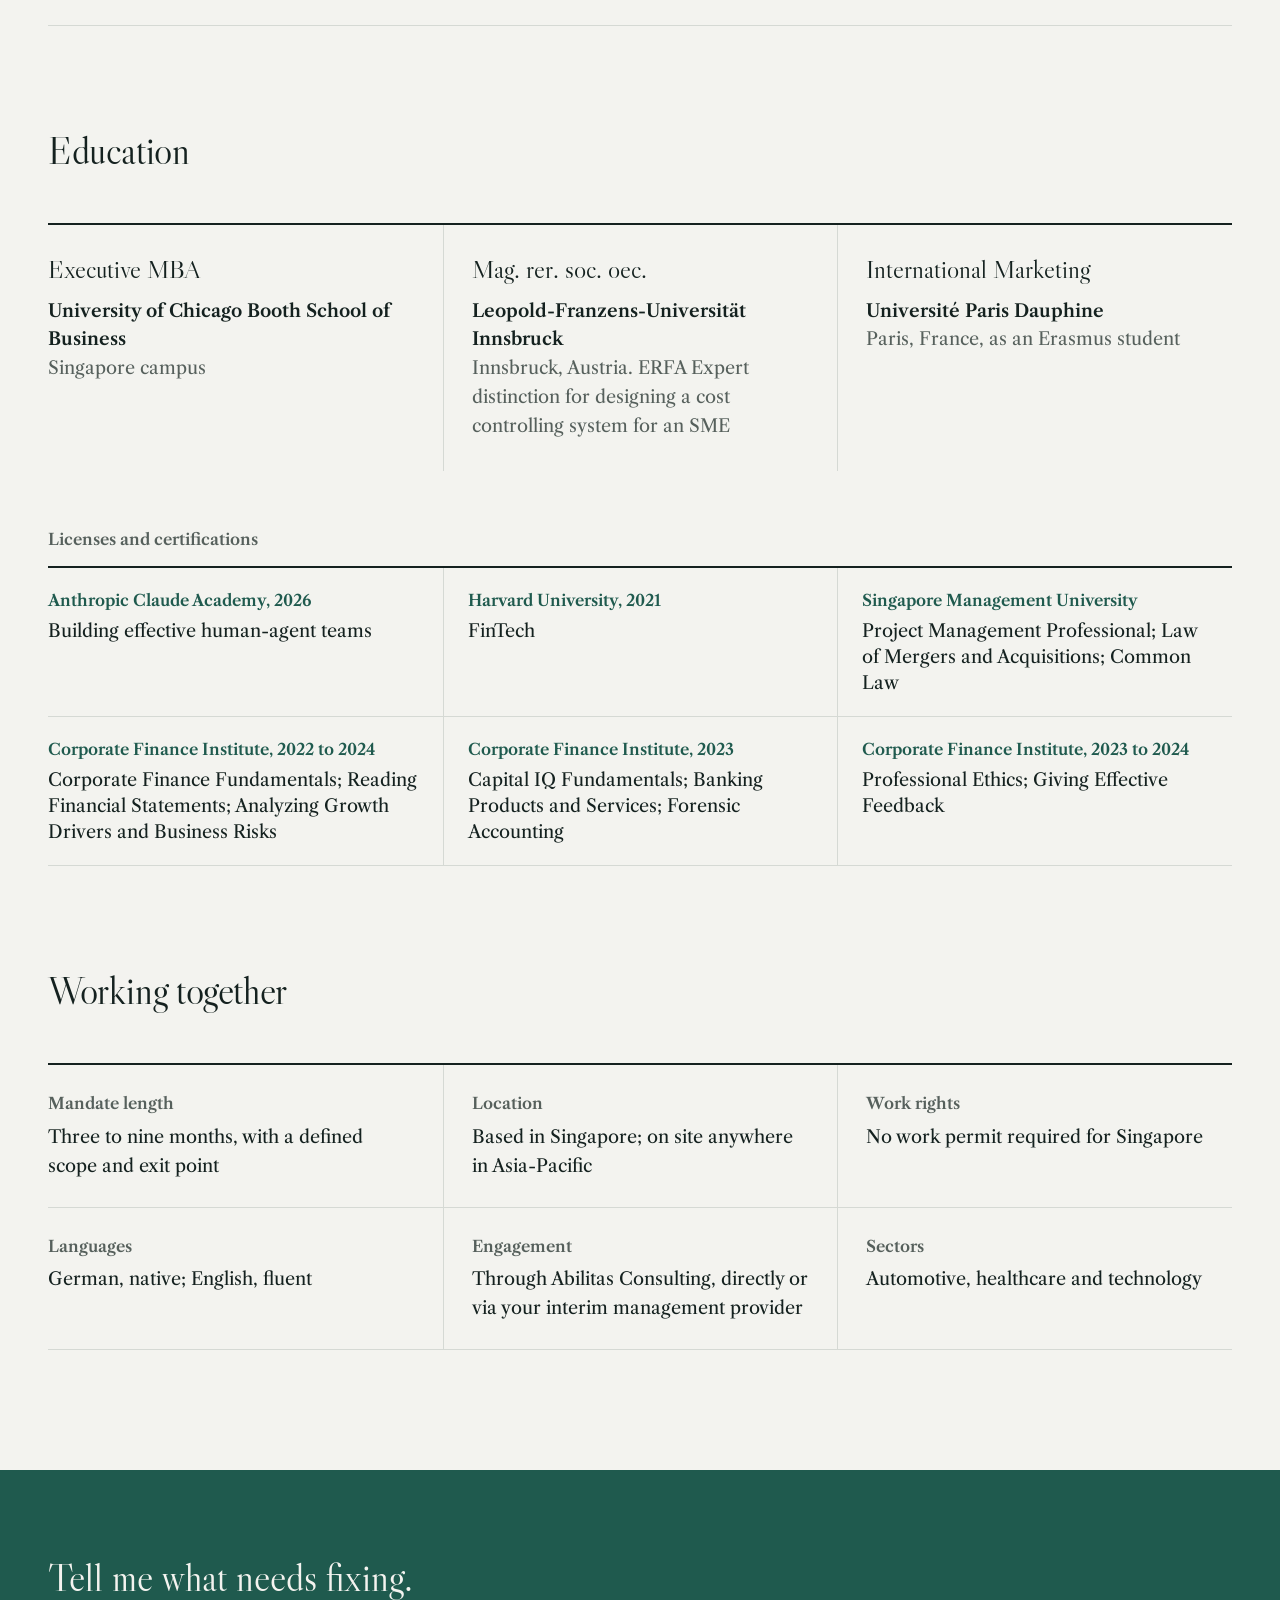
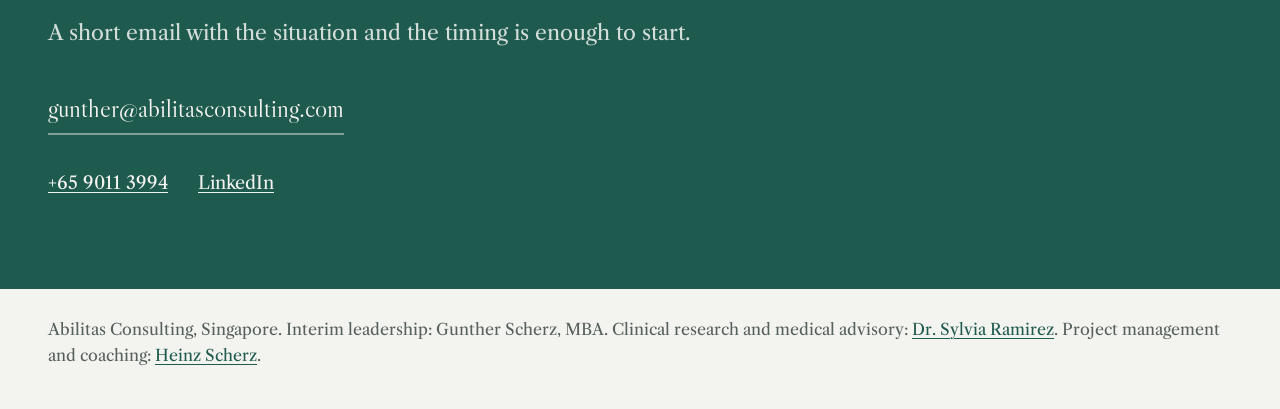
<file: interim.html>
<!doctype html>
<html lang="en">
<head>
<meta charset="utf-8">
<meta name="viewport" content="width=device-width, initial-scale=1">
<title>Gunther Scherz | Interim General Manager, Asia-Pacific | Abilitas Consulting</title>
<link rel="canonical" href="https://abilitasconsulting.com/interim">
<meta name="description" content="Singapore-based interim country and general manager. Three to nine month mandates in turnarounds, dealer and distributor networks, and Asian subsidiaries of European companies.">
<meta property="og:title" content="Gunther Scherz | Interim General Manager, Asia-Pacific">
<meta property="og:description" content="When a business in Asia needs a leader next month, not next year.">
<meta property="og:type" content="website">
<link rel="preconnect" href="https://fonts.googleapis.com">
<link rel="preconnect" href="https://fonts.gstatic.com" crossorigin>
<link href="https://fonts.googleapis.com/css2?family=Libre+Caslon+Display&family=Libre+Caslon+Text:ital,wght@0,400;0,700;1,400&display=swap" rel="stylesheet">
<style>
:root{
  --paper:#F3F3EF;
  --ink:#14211F;
  --muted:#56605C;
  --rule:#D5D9D4;
  --jade:#1F5A4E;
  --jade-tint:#E2E9E4;
  --glow:#C2A063;
  --on-ink:#F3F3EF;
  --on-ink-muted:#A8B2AE;
  --display:"Libre Caslon Display",Georgia,"Times New Roman",serif;
  --text:"Libre Caslon Text",Georgia,"Times New Roman",serif;
  --wide:1120px;
}
*{box-sizing:border-box}
html{-webkit-text-size-adjust:100%;scroll-behavior:smooth}
body{margin:0;background:var(--paper);color:var(--ink);font-family:var(--text);font-size:18px;line-height:1.6;-webkit-font-smoothing:antialiased}
a{color:var(--jade);text-underline-offset:3px;text-decoration-thickness:1px}
a:focus-visible,.btn:focus-visible{outline:2px solid var(--jade);outline-offset:3px;border-radius:2px}
.wrap{max-width:var(--wide);margin:0 auto;padding:0 28px}
h1,h2,h3{font-family:var(--display);font-weight:400;margin:0}
p{margin:0}

/* Stage: dark opening with route map */
.stage{background:var(--ink);color:var(--on-ink);position:relative;overflow:hidden}
.stage::after{content:"";position:absolute;left:0;right:0;bottom:0;height:1px;background:#2E3D3A}
.top{display:flex;justify-content:space-between;align-items:center;padding:26px 0;position:relative;z-index:2}
.top .name{font-weight:600;letter-spacing:.01em;color:var(--on-ink);text-decoration:none;font-size:17px}
.top .name .who{font-weight:400;color:var(--on-ink-muted)}
.top nav{display:flex;gap:24px;font-size:16px}
.top nav a{color:var(--on-ink-muted);text-decoration:none}
.top nav a:hover{color:var(--on-ink)}
.top a:focus-visible,.stage .btn:focus-visible{outline-color:var(--glow)}

/* Hero */
.hero{position:relative;z-index:2;padding:72px 0 96px;min-height:min(78vh,720px);display:flex;flex-direction:column;justify-content:center}
.hero-text{max-width:600px;position:relative;z-index:3}
.hero h1{font-size:clamp(44px,5.6vw,80px);line-height:1.02;letter-spacing:-.015em;max-width:14ch;color:#FFFFFF}
.hero .lede{margin-top:32px;font-size:clamp(19px,1.8vw,22px);color:var(--on-ink-muted);max-width:46ch;line-height:1.55}
.ctas{display:flex;flex-wrap:wrap;gap:14px;margin-top:36px}
.btn{display:inline-block;font-family:var(--text);font-size:17px;font-weight:600;padding:14px 24px;border-radius:3px;text-decoration:none;border:1.5px solid var(--ink)}
.btn.primary{background:var(--ink);color:var(--on-ink)}
.btn.primary:hover{background:var(--jade);border-color:var(--jade)}
.btn.ghost{color:var(--ink);background:transparent}
.btn.ghost:hover{background:var(--ink);color:var(--on-ink)}
.stage .btn.primary{background:var(--glow);border-color:var(--glow);color:var(--ink)}
.stage .btn.primary:hover{background:#FFFFFF;border-color:#FFFFFF}
.stage .btn.ghost{color:var(--on-ink);border-color:rgba(243,243,239,.5)}
.stage .btn.ghost:hover{background:var(--on-ink);color:var(--ink);border-color:var(--on-ink)}
.mapwrap{position:absolute;z-index:1;top:50%;transform:translateY(-46%);right:-3%;width:64%;max-width:980px;pointer-events:none}
.mapwrap::before{content:"";position:absolute;inset:0;background:linear-gradient(90deg,var(--ink) 0%,rgba(20,33,31,.75) 18%,rgba(20,33,31,0) 40%);z-index:1}
.map{display:block;width:100%;height:auto}
.map .land circle{fill:#2C3B38}
.map .arc{fill:none;stroke-linecap:round}
.map .arc.ran{stroke:var(--glow);stroke-width:1.8}
.map .arc.exp{stroke:#8E9A95;stroke-width:1.2;stroke-dasharray:3 5}
.map .pt.ran,.map .pt.home{fill:var(--glow)}
.map .pt.exp{fill:#B5BFBA}
.map .home-ring{fill:none;stroke:var(--glow);stroke-width:1.5;opacity:.6}
.map text{font-family:var(--text);font-size:19px;font-weight:600;fill:#E6EAE7}
.map text.exp{font-weight:500;fill:#9DA8A3;font-size:13px}
.map text.home{font-size:21px;fill:#FFFFFF}
.maplegend{position:relative;z-index:3;display:flex;flex-wrap:wrap;gap:8px 26px;margin-top:56px;font-size:14px;color:var(--on-ink-muted)}
.maplegend span{display:inline-flex;align-items:center;gap:9px}
.maplegend i{display:inline-block;width:22px;height:0;border-top:2px solid var(--glow)}
.maplegend i.d{border-top:2px dashed #8E9A95}
@media (prefers-reduced-motion:no-preference){
  .map .arc{stroke-dasharray:var(--len);stroke-dashoffset:var(--len);animation:draw 1.3s cubic-bezier(.3,.6,.2,1) forwards;animation-delay:calc(.5s + var(--i) * .14s)}
  .map .arc.exp{stroke-dasharray:var(--len);}
  .map .pts,.map .labels{opacity:0;animation:fade .6s ease forwards;animation-delay:1.6s}
  .map .home-ring{transform-origin:center;transform-box:fill-box;animation:pulse 2.6s ease-out 1.8s 2}
  @keyframes draw{to{stroke-dashoffset:0}}
  @keyframes pulse{0%{transform:scale(1);opacity:.6}100%{transform:scale(2.4);opacity:0}}
}

.markets{border-top:2px solid var(--ink)}
.markets h2{font-family:var(--text);font-size:15px;font-weight:600;color:var(--muted);padding:14px 0 6px}
.markets ul{list-style:none;margin:0;padding:0}
.markets li{display:flex;justify-content:space-between;align-items:baseline;gap:16px;padding:11px 0;border-bottom:1px solid var(--rule)}
.markets .place{font-family:var(--display);font-size:clamp(24px,2.4vw,30px);line-height:1.15}
.markets .held{font-size:14px;color:var(--muted);text-align:right}
.markets .more{padding:14px 0 0;font-size:15px;color:var(--muted)}

/* Results band */
.results{background:var(--ink);color:var(--on-ink)}
.results .wrap{display:grid;grid-template-columns:repeat(4,1fr)}
.result{padding:46px 28px 50px 0}
.result + .result{padding-left:28px;border-left:1px solid #2E3D3A}
.result .fig{font-family:var(--display);font-size:clamp(30px,2.9vw,42px);line-height:1;display:block;margin-bottom:14px;white-space:nowrap}
.result p{color:var(--on-ink-muted);font-size:16px;line-height:1.5}
.result p strong{color:var(--on-ink);font-weight:600}

/* Sections */
.section{padding:104px 0 0}
.section > .wrap > h2{font-size:clamp(34px,4vw,50px);line-height:1.08;letter-spacing:-.01em;max-width:20ch}
.section .intro{margin-top:18px;color:var(--muted);max-width:60ch}

/* Situations */
.situations{margin-top:52px;border-top:2px solid var(--ink)}
.situation{display:grid;grid-template-columns:minmax(0,1fr) minmax(0,1.15fr);gap:56px;padding:40px 0;border-bottom:1px solid var(--rule)}
.situation h3{font-size:clamp(26px,2.6vw,34px);line-height:1.15;max-width:18ch}
.situation .do{color:var(--ink)}
.situation .proof{margin-top:18px;padding:16px 20px;background:var(--jade-tint);border-left:3px solid var(--jade);font-size:16px;color:#26322F;line-height:1.55}
.situation .proof b{color:var(--jade);font-weight:700}

/* AI */
.ai{margin-top:104px;background:var(--jade-tint)}
.ai .wrap{padding-top:88px;padding-bottom:92px}
.ai .head{display:grid;grid-template-columns:minmax(0,1fr) minmax(0,1fr);gap:72px;align-items:end}
.ai h2{font-size:clamp(34px,4vw,50px);line-height:1.08;letter-spacing:-.01em}
.ai .intro{color:#26322F;max-width:52ch}
.ai .mandate{margin-top:14px;color:var(--jade);font-weight:600;max-width:52ch}
.caps{list-style:none;margin:52px 0 0;padding:0;display:grid;grid-template-columns:repeat(3,1fr);border-top:2px solid var(--jade)}
.caps li{padding:28px 28px 30px 0;border-bottom:1px solid #C8D3CC}
.caps li:not(:nth-child(3n+1)){padding-left:28px;border-left:1px solid #C8D3CC}
.caps h3{font-size:24px;line-height:1.2;margin-bottom:10px}
.caps p{color:#26322F;font-size:16px;line-height:1.55}

/* Mandate timeline */
.phases{list-style:none;margin:52px 0 0;padding:0;counter-reset:p;border-top:2px solid var(--ink)}
.phases li{counter-increment:p;display:grid;grid-template-columns:170px 64px minmax(0,1fr);align-items:start;position:relative}
.phases .when{padding:30px 0;font-size:16px;font-weight:600;color:var(--jade)}
.phases .dot{position:relative;align-self:stretch}
.phases .dot::before{content:"";position:absolute;left:21px;top:0;bottom:0;width:2px;background:var(--rule)}
.phases li:first-child .dot::before{top:30px}
.phases li:last-child .dot::before{bottom:calc(100% - 30px)}
.phases .dot::after{content:counter(p);position:absolute;left:0;top:24px;width:44px;height:44px;border-radius:50%;background:var(--paper);border:2px solid var(--jade);color:var(--jade);font-family:var(--display);font-size:22px;line-height:40px;text-align:center}
.phases .body{padding:30px 0 30px 18px;border-bottom:1px solid var(--rule)}
.phases li:last-child .body{border-bottom:none}
.phases h3{font-size:26px;line-height:1.2;margin-bottom:8px}
.phases p{color:var(--muted);max-width:62ch}
.phases-src{margin-top:18px;font-size:14px;color:var(--muted)}

/* Testimonials */
.voices{margin-top:104px;background:var(--ink);color:var(--on-ink)}
.voices .wrap{padding-top:88px;padding-bottom:92px}
.voices h2{font-size:clamp(34px,4vw,50px);line-height:1.08;letter-spacing:-.01em;max-width:20ch}
.voices .intro{margin-top:18px;color:var(--on-ink-muted);max-width:60ch}
.quotes{margin:52px 0 0;display:grid;grid-template-columns:repeat(2,1fr);border-top:2px solid var(--on-ink)}
.quote{margin:0;padding:34px 36px 36px 0;border-bottom:1px solid #2E3D3A}
.quote:nth-child(2n){padding-left:36px;padding-right:0;border-left:1px solid #2E3D3A}
.quote blockquote{margin:0;font-family:var(--display);font-size:clamp(22px,2.2vw,28px);line-height:1.3}
.quote figcaption{margin-top:18px;font-size:15px;color:var(--on-ink-muted);line-height:1.5}
.quote figcaption b{display:block;color:var(--on-ink);font-weight:600;font-size:16px}
.voices .src{margin-top:24px;font-size:14px;color:var(--on-ink-muted)}
.voices .src a{color:var(--on-ink)}

/* Publications */
.pubs{list-style:none;margin:52px 0 0;padding:0;border-top:2px solid var(--ink)}
.pub{display:grid;grid-template-columns:110px minmax(0,1fr);gap:32px;padding:28px 0;border-bottom:1px solid var(--rule)}
.pub .yr{font-family:var(--display);font-size:30px;line-height:1.1;color:var(--jade)}
.pub h3{font-size:clamp(22px,2.2vw,27px);line-height:1.25}
.pub h3 a{color:var(--ink);text-decoration:none}
.pub h3 a:hover{color:var(--jade);text-decoration:underline}
.pub .by{margin-top:8px;font-size:16px;color:var(--muted)}
.pub .by b{color:var(--ink);font-weight:600}
.pub .in{font-size:16px;color:var(--muted);font-style:italic}
.pubs-more{margin-top:24px;color:var(--muted);font-size:16px;max-width:80ch}
.subhead{margin-top:56px;font-family:var(--text);font-size:15px;font-weight:600;color:var(--muted)}
.talks{list-style:none;margin:14px 0 0;padding:0;border-top:2px solid var(--ink)}
.talk{display:grid;grid-template-columns:110px minmax(0,1fr);gap:32px;padding:22px 0;border-bottom:1px solid var(--rule)}
.talk .yr{font-family:var(--display);font-size:24px;color:var(--jade);line-height:1.2}
.talk h3{font-size:22px;line-height:1.25}
.talk p{margin-top:6px;font-size:16px;color:var(--muted)}
.pubs-more b{color:var(--ink);font-weight:600}

/* Education */
.schools{margin-top:52px;display:grid;grid-template-columns:repeat(3,1fr);border-top:2px solid var(--ink)}
.school{padding:30px 28px 30px 0}
.school + .school{padding-left:28px;border-left:1px solid var(--rule)}
.school .deg{font-family:var(--display);font-size:clamp(26px,2.4vw,32px);line-height:1.15;display:block}
.school .inst{display:block;margin-top:12px;font-weight:600}
.school .where{display:block;color:var(--muted);font-size:16px}
.certs{list-style:none;margin:14px 0 0;padding:0;display:grid;grid-template-columns:repeat(3,1fr);border-top:2px solid var(--ink)}
.cert{padding:20px 24px 20px 0;border-bottom:1px solid var(--rule)}
.cert:not(:nth-child(3n+1)){padding-left:24px;border-left:1px solid var(--rule)}
.cert .by{display:block;font-size:14px;font-weight:600;color:var(--jade)}
.cert .what{display:block;margin-top:4px;font-size:16px;line-height:1.45}
.further b{color:var(--ink);font-weight:600}

/* Career */
.career{margin-top:52px;border-top:2px solid var(--ink)}
.job{display:grid;grid-template-columns:150px minmax(0,1fr) minmax(0,1fr);gap:32px;padding:26px 0;border-bottom:1px solid var(--rule);align-items:baseline}
.job .when{font-variant-numeric:tabular-nums;color:var(--muted);font-size:16px}
.job .what{font-weight:600}
.job .what span{display:block;font-weight:400;color:var(--muted);font-size:16px;margin-top:2px}
.job .won{font-size:17px}

/* Terms */
.terms{margin:52px 0 0;display:grid;grid-template-columns:repeat(3,1fr);border-top:2px solid var(--ink)}
.term{padding:26px 28px 26px 0;border-bottom:1px solid var(--rule)}
.term:not(:nth-child(3n+1)){padding-left:28px;border-left:1px solid var(--rule)}
.term dt{font-size:15px;font-weight:600;color:var(--muted);margin-bottom:6px}
.term dd{margin:0;font-size:18px}

/* Contact */
.contact{margin-top:120px;background:var(--jade);color:var(--on-ink)}
.contact .wrap{padding-top:88px;padding-bottom:92px}
.contact h2{font-size:clamp(36px,4.6vw,60px);line-height:1.05;max-width:16ch}
.contact .intro{color:#D3DED9;margin-top:18px;max-width:52ch}
.contact .mail{display:inline-block;margin-top:38px;font-family:var(--display);font-size:clamp(28px,3.8vw,48px);color:var(--on-ink);text-decoration:none;border-bottom:2px solid rgba(243,243,239,.45);padding-bottom:4px}
.contact .mail:hover{border-bottom-color:var(--on-ink)}
.contact .alt{display:flex;flex-wrap:wrap;gap:30px;margin-top:34px;font-size:17px}
.contact .alt a{color:var(--on-ink)}
.contact a:focus-visible{outline-color:var(--on-ink)}
footer{padding:28px 0 40px;font-size:14px;color:var(--muted)}

/* Load sequence */
@media (prefers-reduced-motion:no-preference){
  .hero h1,.hero .lede,.ctas{animation:rise .7s cubic-bezier(.2,.7,.2,1) both}
  .hero .lede{animation-delay:.12s}.ctas{animation-delay:.22s}
  .markets li{animation:fade .5s ease both}
  .markets li:nth-child(1){animation-delay:.35s}.markets li:nth-child(2){animation-delay:.42s}
  .markets li:nth-child(3){animation-delay:.49s}.markets li:nth-child(4){animation-delay:.56s}
  .markets li:nth-child(5){animation-delay:.63s}.markets li:nth-child(6){animation-delay:.70s}
  @keyframes rise{from{opacity:0;transform:translateY(14px)}to{opacity:1;transform:none}}
  @keyframes fade{from{opacity:0}to{opacity:1}}
}

/* Responsive */
@media (max-width:900px){
  .hero{min-height:0;padding:28px 0 0}
  .mapwrap{position:relative;top:auto;right:auto;transform:none;width:112%;margin:28px -6% 0;max-width:none}
  .mapwrap::before{background:none}
  .maplegend{margin-top:8px;padding-bottom:40px}
  .map text{font-size:30px}
  .map text.home{font-size:32px}
  .results .wrap{grid-template-columns:1fr 1fr}
  .result{padding:34px 20px 36px 0}
  .result + .result{padding-left:20px}
  .result:nth-child(3){padding-left:0;border-left:none;border-top:1px solid #2E3D3A}
  .result:nth-child(4){border-top:1px solid #2E3D3A}
  .situation{grid-template-columns:1fr;gap:18px}
  .ai .wrap{padding-top:68px;padding-bottom:72px}
  .ai .head{grid-template-columns:1fr;gap:20px}
  .caps{grid-template-columns:1fr 1fr}
  .caps li,.caps li:not(:nth-child(3n+1)){padding:24px 20px 26px 0;border-left:none}
  .caps li:nth-child(2n){padding-left:20px;border-left:1px solid #C8D3CC}
  .ai{margin-top:80px}
  .phases li{grid-template-columns:52px minmax(0,1fr)}
  .phases .when{grid-column:2;grid-row:1;padding:26px 0 0 14px}
  .phases .dot{grid-column:1;grid-row:1 / span 2}
  .phases .dot::before{left:19px}
  .phases .dot::after{width:40px;height:40px;line-height:36px;font-size:20px;top:22px}
  .phases li:first-child .dot::before{top:26px}
  .phases .body{grid-column:2;grid-row:2;padding:6px 0 28px 14px}
  .schools{grid-template-columns:1fr}
  .pub{grid-template-columns:1fr;gap:6px}
  .talk{grid-template-columns:1fr;gap:4px}
  .quotes{grid-template-columns:1fr}
  .quote,.quote:nth-child(2n){padding:28px 0;border-left:none}
  .voices{margin-top:80px}
  .voices .wrap{padding-top:68px;padding-bottom:72px}
  .certs{grid-template-columns:1fr 1fr}
  .cert,.cert:not(:nth-child(3n+1)){padding:18px 18px 18px 0;border-left:none}
  .cert:nth-child(2n){padding-left:18px;border-left:1px solid var(--rule)}
  .pub .yr{font-size:24px}
  .school,.school + .school{padding:26px 0;border-left:none;border-bottom:1px solid var(--rule)}
  .school:last-child{border-bottom:none}
  .job{grid-template-columns:1fr;gap:4px}
  .terms{grid-template-columns:1fr 1fr}
  .term,.term:not(:nth-child(3n+1)){padding:22px 20px 22px 0;border-left:none}
  .term:nth-child(2n){padding-left:20px;border-left:1px solid var(--rule)}
  .section{padding-top:80px}
}
@media (max-width:560px){
  body{font-size:17px}
  .top .name .who{display:none}
  .wrap{padding:0 20px}
  .top nav{gap:16px}
  .top nav .hide-sm{display:none}
  .results .wrap{grid-template-columns:1fr}
  .result,.result + .result,.result:nth-child(3){padding:28px 0;border-left:none;border-top:1px solid #2E3D3A}
  .result:first-child{border-top:none}
  .terms{grid-template-columns:1fr}
  .term,.term:nth-child(2n){padding:20px 0;border-left:none}
  .caps{grid-template-columns:1fr}
  .certs{grid-template-columns:1fr}
  .cert,.cert:nth-child(2n){padding:16px 0;border-left:none}
  .caps li,.caps li:nth-child(2n){padding:22px 0;border-left:none}
  .contact{margin-top:88px}
  .contact .wrap{padding-top:64px;padding-bottom:68px}
  .contact .mail{font-size:24px;word-break:break-all}
}

/* Logo: keystone mark + Caslon wordmark */
.top .name{display:inline-flex;align-items:center;gap:12px;font-weight:400;letter-spacing:0}
.top .name .mark{width:52px;height:34px;flex:none}
.top .name .mark g{fill:none;stroke:currentColor;stroke-width:5;stroke-linejoin:miter}
.top .name .mark .key{fill:var(--glow)}
.top .name .wm{font-family:var(--display);font-size:17px;letter-spacing:.1em;white-space:nowrap}
.top .name .wm .cap{font-size:1.28em}
.top .name .who{font-family:var(--text);font-size:16px;letter-spacing:.01em;white-space:nowrap}
@media (max-width:400px){.top .name{gap:10px}.top .name .mark{width:40px;height:26px}.top .name .wm{font-size:15px}}

/* ===== Unified typography: one family (Libre Caslon), six sizes ===== */
:root{
  --text:"Libre Caslon Text",Georgia,"Times New Roman",serif;
  --serif:"Libre Caslon Text",Georgia,"Times New Roman",serif;
  --fs-h1:clamp(38px,4.2vw,58px);
  --fs-h2:clamp(30px,3vw,42px);
  --fs-h3:clamp(22px,2vw,26px);
  --fs-lead:21px;
  --fs-body:18px;
  --fs-small:16px;
}
@media (max-width:640px){:root{--fs-lead:19px;--fs-body:17px;--fs-small:15px}}
.top{flex-wrap:wrap;row-gap:12px}
.top nav a{white-space:nowrap}
body{font-size:var(--fs-body)}
.opening h1,.hero h1{font-size:var(--fs-h1)}
.principal h2,.ground h2,.contact h2,.section > .wrap > h2,.ai h2,.voices h2,.practice h2{font-size:var(--fs-h2)}
.fact h3,.situation h3,.caps h3,.phases h3,.pub h3,.talk h3,.principal .promise,.names,.markets .place,.school .deg,.quote blockquote,.result .fig,.proof li b,.pub .yr,.talk .yr,.contacts .mail,.contact .mail{font-size:var(--fs-h3)}
.opening .sub,.hero .lede,.ground .intro,.section .intro,.contact .intro{font-size:var(--fs-lead)}
.principal .role,.fact p,.caps p,.result p,.situation .proof,.pub .by,.pub .in,.pubs-more,.talk p,.school .where,.cert .what,.job .when,.job .what span,.job .won,.term dd,.practice li,.practice .person,.contact .alt,.contacts .role,.btn,.more,.built h3,.note{font-size:var(--fs-body)}
.top nav,.proof li,.principal .creds,.eyebrow,.practice .kind,.hero .creds,.markets h2,.markets .held,.markets .more,.maplegend,.subhead,.cert .by,.term dt,.contacts .who,.quote figcaption,.quote figcaption b,.voices .src,.phases-src,.phases .when,footer,.top .name .who{font-size:var(--fs-small)}

/* ===== Alignment: one page width, one two-column grid, header items centered ===== */
:root{--wide:1240px;--gutter:clamp(56px,7.2vw,104px)}
.top{align-items:center}
.top nav{gap:8px 24px}
@media (min-width:901px){
  .situation,.ai .head{grid-template-columns:repeat(2,minmax(0,1fr));column-gap:var(--gutter)}
  .contacts{column-gap:var(--gutter)}
  .job{grid-template-columns:150px minmax(0,1fr) calc(50% - var(--gutter) / 2)}
}
</style>
</head>
<body>

<div class="stage">
<div class="wrap">
  <header class="top">
    <a class="name" href="./" aria-label="Abilitas Consulting, home"><svg class="mark" viewBox="14 8 172 110" aria-hidden="true" focusable="false"><g><polygon points="22,112 22.4,103.8 23.7,95.8 25.8,87.9 28.7,80.3 32.5,73 36.9,66.2 59.5,82.6 56.7,87 54.3,91.7 52.4,96.5 51.1,101.6 50.3,106.8 50,112"/><polygon points="40.2,61.9 45.5,56.2 51.3,51.1 57.5,46.6 64.2,42.7 71.2,39.5 78.5,37 86.2,63.9 81.5,65.5 77,67.6 72.8,70.1 68.8,73 65.1,76.2 61.7,79.9"/><polygon points="121.5,37 128.8,39.5 135.8,42.7 142.5,46.6 148.7,51.1 154.5,56.2 159.8,61.9 138.3,79.9 134.9,76.2 131.2,73 127.2,70.1 123,67.6 118.5,65.5 113.8,63.9"/><polygon points="163.1,66.2 167.5,73 171.3,80.3 174.2,87.9 176.3,95.8 177.6,103.8 178,112 150,112 149.7,106.8 148.9,101.6 147.6,96.5 145.7,91.7 143.3,87 140.5,82.6"/></g><polygon class="key" points="77.7,15.7 122.3,15.7 112.1,56.5 87.9,56.5"/></svg><span class="wm"><span class="cap">A</span>BILITAS <span class="cap">C</span>ONSULTING</span> <span class="who">/ Gunther Scherz, MBA</span></a>
    <nav aria-label="Primary">
      <a class="hide-sm" href="#situations">What I do</a>
      <a class="hide-sm" href="#ai">AI</a>
      <a class="hide-sm" href="#career">Career</a>
      <a class="hide-sm" href="#references">References</a>
      <a class="hide-sm" href="#publications">Publications</a>
      <a href="https://www.linkedin.com/in/gunther-scherz/" rel="noopener">LinkedIn</a>
      <a href="#contact">Contact</a>
    </nav>
  </header>

  <section class="hero">
    <div class="hero-text">
      <h1>When a business in Asia needs a leader next month, not next year.</h1>
      <p class="lede">I'm Gunther Scherz, a Singapore-based general manager with 25 years of P&amp;L ownership across Asia-Pacific. I step in as interim country manager or general manager for three to nine months, fix what is broken, and hand over a business that runs without me.</p>
      <div class="ctas">
        <a class="btn primary" href="#contact">Discuss a mandate</a>
        <a class="btn ghost" href="https://www.linkedin.com/in/gunther-scherz/" rel="noopener">View my LinkedIn profile</a>
      </div>
    </div>
    <div class="mapwrap">
      <svg class="map" viewBox="0 0 1000 677" role="img" aria-labelledby="map-t map-d">
  <title id="map-t">Markets Gunther Scherz has run</title>
  <desc id="map-d">Map of Asia-Pacific. Highlighted: Singapore, Malaysia, Indonesia, Thailand, Australia and New Zealand, where he has run the business.</desc>
  <g class="land"><circle cx="4.8" cy="4.8" r="2.0"/><circle cx="14.4" cy="4.8" r="2.0"/><circle cx="24.0" cy="4.8" r="2.0"/><circle cx="33.7" cy="4.8" r="2.0"/><circle cx="43.3" cy="4.8" r="2.0"/><circle cx="52.9" cy="4.8" r="2.0"/><circle cx="62.5" cy="4.8" r="2.0"/><circle cx="72.1" cy="4.8" r="2.0"/><circle cx="81.7" cy="4.8" r="2.0"/><circle cx="91.3" cy="4.8" r="2.0"/><circle cx="101.0" cy="4.8" r="2.0"/><circle cx="110.6" cy="4.8" r="2.0"/><circle cx="120.2" cy="4.8" r="2.0"/><circle cx="129.8" cy="4.8" r="2.0"/><circle cx="139.4" cy="4.8" r="2.0"/><circle cx="149.0" cy="4.8" r="2.0"/><circle cx="158.7" cy="4.8" r="2.0"/><circle cx="168.3" cy="4.8" r="2.0"/><circle cx="177.9" cy="4.8" r="2.0"/><circle cx="187.5" cy="4.8" r="2.0"/><circle cx="197.1" cy="4.8" r="2.0"/><circle cx="206.7" cy="4.8" r="2.0"/><circle cx="216.3" cy="4.8" r="2.0"/><circle cx="226.0" cy="4.8" r="2.0"/><circle cx="235.6" cy="4.8" r="2.0"/><circle cx="245.2" cy="4.8" r="2.0"/><circle cx="254.8" cy="4.8" r="2.0"/><circle cx="264.4" cy="4.8" r="2.0"/><circle cx="274.0" cy="4.8" r="2.0"/><circle cx="283.7" cy="4.8" r="2.0"/><circle cx="293.3" cy="4.8" r="2.0"/><circle cx="302.9" cy="4.8" r="2.0"/><circle cx="312.5" cy="4.8" r="2.0"/><circle cx="322.1" cy="4.8" r="2.0"/><circle cx="331.7" cy="4.8" r="2.0"/><circle cx="341.3" cy="4.8" r="2.0"/><circle cx="351.0" cy="4.8" r="2.0"/><circle cx="360.6" cy="4.8" r="2.0"/><circle cx="370.2" cy="4.8" r="2.0"/><circle cx="379.8" cy="4.8" r="2.0"/><circle cx="389.4" cy="4.8" r="2.0"/><circle cx="399.0" cy="4.8" r="2.0"/><circle cx="408.7" cy="4.8" r="2.0"/><circle cx="418.3" cy="4.8" r="2.0"/><circle cx="427.9" cy="4.8" r="2.0"/><circle cx="437.5" cy="4.8" r="2.0"/><circle cx="447.1" cy="4.8" r="2.0"/><circle cx="456.7" cy="4.8" r="2.0"/><circle cx="466.3" cy="4.8" r="2.0"/><circle cx="476.0" cy="4.8" r="2.0"/><circle cx="485.6" cy="4.8" r="2.0"/><circle cx="495.2" cy="4.8" r="2.0"/><circle cx="504.8" cy="4.8" r="2.0"/><circle cx="514.4" cy="4.8" r="2.0"/><circle cx="533.7" cy="4.8" r="2.0"/><circle cx="572.1" cy="4.8" r="2.0"/><circle cx="677.9" cy="4.8" r="2.0"/><circle cx="687.5" cy="4.8" r="2.0"/><circle cx="4.8" cy="14.4" r="2.0"/><circle cx="14.4" cy="14.4" r="2.0"/><circle cx="24.0" cy="14.4" r="2.0"/><circle cx="33.7" cy="14.4" r="2.0"/><circle cx="43.3" cy="14.4" r="2.0"/><circle cx="52.9" cy="14.4" r="2.0"/><circle cx="62.5" cy="14.4" r="2.0"/><circle cx="72.1" cy="14.4" r="2.0"/><circle cx="81.7" cy="14.4" r="2.0"/><circle cx="91.3" cy="14.4" r="2.0"/><circle cx="101.0" cy="14.4" r="2.0"/><circle cx="110.6" cy="14.4" r="2.0"/><circle cx="120.2" cy="14.4" r="2.0"/><circle cx="129.8" cy="14.4" r="2.0"/><circle cx="139.4" cy="14.4" r="2.0"/><circle cx="149.0" cy="14.4" r="2.0"/><circle cx="158.7" cy="14.4" r="2.0"/><circle cx="168.3" cy="14.4" r="2.0"/><circle cx="177.9" cy="14.4" r="2.0"/><circle cx="187.5" cy="14.4" r="2.0"/><circle cx="197.1" cy="14.4" r="2.0"/><circle cx="206.7" cy="14.4" r="2.0"/><circle cx="216.3" cy="14.4" r="2.0"/><circle cx="226.0" cy="14.4" r="2.0"/><circle cx="235.6" cy="14.4" r="2.0"/><circle cx="245.2" cy="14.4" r="2.0"/><circle cx="254.8" cy="14.4" r="2.0"/><circle cx="264.4" cy="14.4" r="2.0"/><circle cx="274.0" cy="14.4" r="2.0"/><circle cx="283.7" cy="14.4" r="2.0"/><circle cx="293.3" cy="14.4" r="2.0"/><circle cx="302.9" cy="14.4" r="2.0"/><circle cx="312.5" cy="14.4" r="2.0"/><circle cx="322.1" cy="14.4" r="2.0"/><circle cx="331.7" cy="14.4" r="2.0"/><circle cx="341.3" cy="14.4" r="2.0"/><circle cx="351.0" cy="14.4" r="2.0"/><circle cx="360.6" cy="14.4" r="2.0"/><circle cx="370.2" cy="14.4" r="2.0"/><circle cx="379.8" cy="14.4" r="2.0"/><circle cx="389.4" cy="14.4" r="2.0"/><circle cx="399.0" cy="14.4" r="2.0"/><circle cx="408.7" cy="14.4" r="2.0"/><circle cx="418.3" cy="14.4" r="2.0"/><circle cx="427.9" cy="14.4" r="2.0"/><circle cx="437.5" cy="14.4" r="2.0"/><circle cx="447.1" cy="14.4" r="2.0"/><circle cx="456.7" cy="14.4" r="2.0"/><circle cx="466.3" cy="14.4" r="2.0"/><circle cx="476.0" cy="14.4" r="2.0"/><circle cx="485.6" cy="14.4" r="2.0"/><circle cx="495.2" cy="14.4" r="2.0"/><circle cx="504.8" cy="14.4" r="2.0"/><circle cx="514.4" cy="14.4" r="2.0"/><circle cx="562.5" cy="14.4" r="2.0"/><circle cx="572.1" cy="14.4" r="2.0"/><circle cx="581.7" cy="14.4" r="2.0"/><circle cx="677.9" cy="14.4" r="2.0"/><circle cx="4.8" cy="24.0" r="2.0"/><circle cx="14.4" cy="24.0" r="2.0"/><circle cx="24.0" cy="24.0" r="2.0"/><circle cx="33.7" cy="24.0" r="2.0"/><circle cx="43.3" cy="24.0" r="2.0"/><circle cx="52.9" cy="24.0" r="2.0"/><circle cx="62.5" cy="24.0" r="2.0"/><circle cx="72.1" cy="24.0" r="2.0"/><circle cx="81.7" cy="24.0" r="2.0"/><circle cx="91.3" cy="24.0" r="2.0"/><circle cx="101.0" cy="24.0" r="2.0"/><circle cx="110.6" cy="24.0" r="2.0"/><circle cx="120.2" cy="24.0" r="2.0"/><circle cx="129.8" cy="24.0" r="2.0"/><circle cx="139.4" cy="24.0" r="2.0"/><circle cx="149.0" cy="24.0" r="2.0"/><circle cx="158.7" cy="24.0" r="2.0"/><circle cx="168.3" cy="24.0" r="2.0"/><circle cx="177.9" cy="24.0" r="2.0"/><circle cx="187.5" cy="24.0" r="2.0"/><circle cx="197.1" cy="24.0" r="2.0"/><circle cx="206.7" cy="24.0" r="2.0"/><circle cx="216.3" cy="24.0" r="2.0"/><circle cx="226.0" cy="24.0" r="2.0"/><circle cx="235.6" cy="24.0" r="2.0"/><circle cx="245.2" cy="24.0" r="2.0"/><circle cx="254.8" cy="24.0" r="2.0"/><circle cx="264.4" cy="24.0" r="2.0"/><circle cx="274.0" cy="24.0" r="2.0"/><circle cx="283.7" cy="24.0" r="2.0"/><circle cx="293.3" cy="24.0" r="2.0"/><circle cx="302.9" cy="24.0" r="2.0"/><circle cx="312.5" cy="24.0" r="2.0"/><circle cx="322.1" cy="24.0" r="2.0"/><circle cx="331.7" cy="24.0" r="2.0"/><circle cx="341.3" cy="24.0" r="2.0"/><circle cx="351.0" cy="24.0" r="2.0"/><circle cx="360.6" cy="24.0" r="2.0"/><circle cx="370.2" cy="24.0" r="2.0"/><circle cx="379.8" cy="24.0" r="2.0"/><circle cx="389.4" cy="24.0" r="2.0"/><circle cx="399.0" cy="24.0" r="2.0"/><circle cx="408.7" cy="24.0" r="2.0"/><circle cx="418.3" cy="24.0" r="2.0"/><circle cx="427.9" cy="24.0" r="2.0"/><circle cx="437.5" cy="24.0" r="2.0"/><circle cx="447.1" cy="24.0" r="2.0"/><circle cx="456.7" cy="24.0" r="2.0"/><circle cx="466.3" cy="24.0" r="2.0"/><circle cx="476.0" cy="24.0" r="2.0"/><circle cx="485.6" cy="24.0" r="2.0"/><circle cx="495.2" cy="24.0" r="2.0"/><circle cx="504.8" cy="24.0" r="2.0"/><circle cx="514.4" cy="24.0" r="2.0"/><circle cx="524.0" cy="24.0" r="2.0"/><circle cx="533.7" cy="24.0" r="2.0"/><circle cx="581.7" cy="24.0" r="2.0"/><circle cx="591.3" cy="24.0" r="2.0"/><circle cx="658.7" cy="24.0" r="2.0"/><circle cx="668.3" cy="24.0" r="2.0"/><circle cx="677.9" cy="24.0" r="2.0"/><circle cx="4.8" cy="33.7" r="2.0"/><circle cx="14.4" cy="33.7" r="2.0"/><circle cx="24.0" cy="33.7" r="2.0"/><circle cx="33.7" cy="33.7" r="2.0"/><circle cx="43.3" cy="33.7" r="2.0"/><circle cx="52.9" cy="33.7" r="2.0"/><circle cx="62.5" cy="33.7" r="2.0"/><circle cx="72.1" cy="33.7" r="2.0"/><circle cx="81.7" cy="33.7" r="2.0"/><circle cx="91.3" cy="33.7" r="2.0"/><circle cx="101.0" cy="33.7" r="2.0"/><circle cx="110.6" cy="33.7" r="2.0"/><circle cx="120.2" cy="33.7" r="2.0"/><circle cx="129.8" cy="33.7" r="2.0"/><circle cx="139.4" cy="33.7" r="2.0"/><circle cx="149.0" cy="33.7" r="2.0"/><circle cx="158.7" cy="33.7" r="2.0"/><circle cx="168.3" cy="33.7" r="2.0"/><circle cx="177.9" cy="33.7" r="2.0"/><circle cx="187.5" cy="33.7" r="2.0"/><circle cx="197.1" cy="33.7" r="2.0"/><circle cx="206.7" cy="33.7" r="2.0"/><circle cx="216.3" cy="33.7" r="2.0"/><circle cx="226.0" cy="33.7" r="2.0"/><circle cx="235.6" cy="33.7" r="2.0"/><circle cx="245.2" cy="33.7" r="2.0"/><circle cx="254.8" cy="33.7" r="2.0"/><circle cx="264.4" cy="33.7" r="2.0"/><circle cx="274.0" cy="33.7" r="2.0"/><circle cx="283.7" cy="33.7" r="2.0"/><circle cx="293.3" cy="33.7" r="2.0"/><circle cx="302.9" cy="33.7" r="2.0"/><circle cx="312.5" cy="33.7" r="2.0"/><circle cx="322.1" cy="33.7" r="2.0"/><circle cx="331.7" cy="33.7" r="2.0"/><circle cx="341.3" cy="33.7" r="2.0"/><circle cx="351.0" cy="33.7" r="2.0"/><circle cx="360.6" cy="33.7" r="2.0"/><circle cx="370.2" cy="33.7" r="2.0"/><circle cx="379.8" cy="33.7" r="2.0"/><circle cx="389.4" cy="33.7" r="2.0"/><circle cx="399.0" cy="33.7" r="2.0"/><circle cx="408.7" cy="33.7" r="2.0"/><circle cx="418.3" cy="33.7" r="2.0"/><circle cx="427.9" cy="33.7" r="2.0"/><circle cx="437.5" cy="33.7" r="2.0"/><circle cx="447.1" cy="33.7" r="2.0"/><circle cx="456.7" cy="33.7" r="2.0"/><circle cx="466.3" cy="33.7" r="2.0"/><circle cx="476.0" cy="33.7" r="2.0"/><circle cx="485.6" cy="33.7" r="2.0"/><circle cx="495.2" cy="33.7" r="2.0"/><circle cx="504.8" cy="33.7" r="2.0"/><circle cx="514.4" cy="33.7" r="2.0"/><circle cx="581.7" cy="33.7" r="2.0"/><circle cx="591.3" cy="33.7" r="2.0"/><circle cx="639.4" cy="33.7" r="2.0"/><circle cx="649.0" cy="33.7" r="2.0"/><circle cx="658.7" cy="33.7" r="2.0"/><circle cx="668.3" cy="33.7" r="2.0"/><circle cx="677.9" cy="33.7" r="2.0"/><circle cx="4.8" cy="43.3" r="2.0"/><circle cx="14.4" cy="43.3" r="2.0"/><circle cx="24.0" cy="43.3" r="2.0"/><circle cx="33.7" cy="43.3" r="2.0"/><circle cx="43.3" cy="43.3" r="2.0"/><circle cx="52.9" cy="43.3" r="2.0"/><circle cx="62.5" cy="43.3" r="2.0"/><circle cx="72.1" cy="43.3" r="2.0"/><circle cx="81.7" cy="43.3" r="2.0"/><circle cx="91.3" cy="43.3" r="2.0"/><circle cx="101.0" cy="43.3" r="2.0"/><circle cx="110.6" cy="43.3" r="2.0"/><circle cx="120.2" cy="43.3" r="2.0"/><circle cx="129.8" cy="43.3" r="2.0"/><circle cx="139.4" cy="43.3" r="2.0"/><circle cx="149.0" cy="43.3" r="2.0"/><circle cx="158.7" cy="43.3" r="2.0"/><circle cx="168.3" cy="43.3" r="2.0"/><circle cx="177.9" cy="43.3" r="2.0"/><circle cx="187.5" cy="43.3" r="2.0"/><circle cx="197.1" cy="43.3" r="2.0"/><circle cx="206.7" cy="43.3" r="2.0"/><circle cx="216.3" cy="43.3" r="2.0"/><circle cx="226.0" cy="43.3" r="2.0"/><circle cx="235.6" cy="43.3" r="2.0"/><circle cx="245.2" cy="43.3" r="2.0"/><circle cx="254.8" cy="43.3" r="2.0"/><circle cx="264.4" cy="43.3" r="2.0"/><circle cx="274.0" cy="43.3" r="2.0"/><circle cx="283.7" cy="43.3" r="2.0"/><circle cx="293.3" cy="43.3" r="2.0"/><circle cx="302.9" cy="43.3" r="2.0"/><circle cx="312.5" cy="43.3" r="2.0"/><circle cx="322.1" cy="43.3" r="2.0"/><circle cx="331.7" cy="43.3" r="2.0"/><circle cx="341.3" cy="43.3" r="2.0"/><circle cx="351.0" cy="43.3" r="2.0"/><circle cx="360.6" cy="43.3" r="2.0"/><circle cx="370.2" cy="43.3" r="2.0"/><circle cx="379.8" cy="43.3" r="2.0"/><circle cx="389.4" cy="43.3" r="2.0"/><circle cx="399.0" cy="43.3" r="2.0"/><circle cx="408.7" cy="43.3" r="2.0"/><circle cx="418.3" cy="43.3" r="2.0"/><circle cx="427.9" cy="43.3" r="2.0"/><circle cx="437.5" cy="43.3" r="2.0"/><circle cx="447.1" cy="43.3" r="2.0"/><circle cx="456.7" cy="43.3" r="2.0"/><circle cx="466.3" cy="43.3" r="2.0"/><circle cx="476.0" cy="43.3" r="2.0"/><circle cx="485.6" cy="43.3" r="2.0"/><circle cx="495.2" cy="43.3" r="2.0"/><circle cx="504.8" cy="43.3" r="2.0"/><circle cx="514.4" cy="43.3" r="2.0"/><circle cx="610.6" cy="43.3" r="2.0"/><circle cx="620.2" cy="43.3" r="2.0"/><circle cx="649.0" cy="43.3" r="2.0"/><circle cx="4.8" cy="52.9" r="2.0"/><circle cx="14.4" cy="52.9" r="2.0"/><circle cx="24.0" cy="52.9" r="2.0"/><circle cx="33.7" cy="52.9" r="2.0"/><circle cx="43.3" cy="52.9" r="2.0"/><circle cx="52.9" cy="52.9" r="2.0"/><circle cx="62.5" cy="52.9" r="2.0"/><circle cx="72.1" cy="52.9" r="2.0"/><circle cx="81.7" cy="52.9" r="2.0"/><circle cx="91.3" cy="52.9" r="2.0"/><circle cx="101.0" cy="52.9" r="2.0"/><circle cx="110.6" cy="52.9" r="2.0"/><circle cx="120.2" cy="52.9" r="2.0"/><circle cx="129.8" cy="52.9" r="2.0"/><circle cx="139.4" cy="52.9" r="2.0"/><circle cx="149.0" cy="52.9" r="2.0"/><circle cx="158.7" cy="52.9" r="2.0"/><circle cx="168.3" cy="52.9" r="2.0"/><circle cx="177.9" cy="52.9" r="2.0"/><circle cx="187.5" cy="52.9" r="2.0"/><circle cx="197.1" cy="52.9" r="2.0"/><circle cx="206.7" cy="52.9" r="2.0"/><circle cx="216.3" cy="52.9" r="2.0"/><circle cx="226.0" cy="52.9" r="2.0"/><circle cx="235.6" cy="52.9" r="2.0"/><circle cx="245.2" cy="52.9" r="2.0"/><circle cx="254.8" cy="52.9" r="2.0"/><circle cx="264.4" cy="52.9" r="2.0"/><circle cx="274.0" cy="52.9" r="2.0"/><circle cx="283.7" cy="52.9" r="2.0"/><circle cx="293.3" cy="52.9" r="2.0"/><circle cx="302.9" cy="52.9" r="2.0"/><circle cx="312.5" cy="52.9" r="2.0"/><circle cx="322.1" cy="52.9" r="2.0"/><circle cx="331.7" cy="52.9" r="2.0"/><circle cx="341.3" cy="52.9" r="2.0"/><circle cx="351.0" cy="52.9" r="2.0"/><circle cx="360.6" cy="52.9" r="2.0"/><circle cx="370.2" cy="52.9" r="2.0"/><circle cx="379.8" cy="52.9" r="2.0"/><circle cx="389.4" cy="52.9" r="2.0"/><circle cx="399.0" cy="52.9" r="2.0"/><circle cx="408.7" cy="52.9" r="2.0"/><circle cx="418.3" cy="52.9" r="2.0"/><circle cx="427.9" cy="52.9" r="2.0"/><circle cx="437.5" cy="52.9" r="2.0"/><circle cx="447.1" cy="52.9" r="2.0"/><circle cx="456.7" cy="52.9" r="2.0"/><circle cx="466.3" cy="52.9" r="2.0"/><circle cx="476.0" cy="52.9" r="2.0"/><circle cx="485.6" cy="52.9" r="2.0"/><circle cx="495.2" cy="52.9" r="2.0"/><circle cx="504.8" cy="52.9" r="2.0"/><circle cx="514.4" cy="52.9" r="2.0"/><circle cx="524.0" cy="52.9" r="2.0"/><circle cx="601.0" cy="52.9" r="2.0"/><circle cx="610.6" cy="52.9" r="2.0"/><circle cx="620.2" cy="52.9" r="2.0"/><circle cx="4.8" cy="62.5" r="2.0"/><circle cx="14.4" cy="62.5" r="2.0"/><circle cx="24.0" cy="62.5" r="2.0"/><circle cx="33.7" cy="62.5" r="2.0"/><circle cx="43.3" cy="62.5" r="2.0"/><circle cx="52.9" cy="62.5" r="2.0"/><circle cx="62.5" cy="62.5" r="2.0"/><circle cx="72.1" cy="62.5" r="2.0"/><circle cx="81.7" cy="62.5" r="2.0"/><circle cx="91.3" cy="62.5" r="2.0"/><circle cx="101.0" cy="62.5" r="2.0"/><circle cx="110.6" cy="62.5" r="2.0"/><circle cx="120.2" cy="62.5" r="2.0"/><circle cx="129.8" cy="62.5" r="2.0"/><circle cx="139.4" cy="62.5" r="2.0"/><circle cx="149.0" cy="62.5" r="2.0"/><circle cx="158.7" cy="62.5" r="2.0"/><circle cx="168.3" cy="62.5" r="2.0"/><circle cx="177.9" cy="62.5" r="2.0"/><circle cx="187.5" cy="62.5" r="2.0"/><circle cx="197.1" cy="62.5" r="2.0"/><circle cx="206.7" cy="62.5" r="2.0"/><circle cx="216.3" cy="62.5" r="2.0"/><circle cx="226.0" cy="62.5" r="2.0"/><circle cx="235.6" cy="62.5" r="2.0"/><circle cx="245.2" cy="62.5" r="2.0"/><circle cx="254.8" cy="62.5" r="2.0"/><circle cx="264.4" cy="62.5" r="2.0"/><circle cx="274.0" cy="62.5" r="2.0"/><circle cx="283.7" cy="62.5" r="2.0"/><circle cx="293.3" cy="62.5" r="2.0"/><circle cx="302.9" cy="62.5" r="2.0"/><circle cx="312.5" cy="62.5" r="2.0"/><circle cx="322.1" cy="62.5" r="2.0"/><circle cx="331.7" cy="62.5" r="2.0"/><circle cx="341.3" cy="62.5" r="2.0"/><circle cx="351.0" cy="62.5" r="2.0"/><circle cx="360.6" cy="62.5" r="2.0"/><circle cx="370.2" cy="62.5" r="2.0"/><circle cx="379.8" cy="62.5" r="2.0"/><circle cx="389.4" cy="62.5" r="2.0"/><circle cx="399.0" cy="62.5" r="2.0"/><circle cx="408.7" cy="62.5" r="2.0"/><circle cx="418.3" cy="62.5" r="2.0"/><circle cx="427.9" cy="62.5" r="2.0"/><circle cx="437.5" cy="62.5" r="2.0"/><circle cx="447.1" cy="62.5" r="2.0"/><circle cx="456.7" cy="62.5" r="2.0"/><circle cx="466.3" cy="62.5" r="2.0"/><circle cx="476.0" cy="62.5" r="2.0"/><circle cx="485.6" cy="62.5" r="2.0"/><circle cx="495.2" cy="62.5" r="2.0"/><circle cx="504.8" cy="62.5" r="2.0"/><circle cx="514.4" cy="62.5" r="2.0"/><circle cx="524.0" cy="62.5" r="2.0"/><circle cx="533.7" cy="62.5" r="2.0"/><circle cx="610.6" cy="62.5" r="2.0"/><circle cx="4.8" cy="72.1" r="2.0"/><circle cx="14.4" cy="72.1" r="2.0"/><circle cx="24.0" cy="72.1" r="2.0"/><circle cx="33.7" cy="72.1" r="2.0"/><circle cx="43.3" cy="72.1" r="2.0"/><circle cx="52.9" cy="72.1" r="2.0"/><circle cx="62.5" cy="72.1" r="2.0"/><circle cx="72.1" cy="72.1" r="2.0"/><circle cx="81.7" cy="72.1" r="2.0"/><circle cx="91.3" cy="72.1" r="2.0"/><circle cx="101.0" cy="72.1" r="2.0"/><circle cx="110.6" cy="72.1" r="2.0"/><circle cx="120.2" cy="72.1" r="2.0"/><circle cx="129.8" cy="72.1" r="2.0"/><circle cx="139.4" cy="72.1" r="2.0"/><circle cx="149.0" cy="72.1" r="2.0"/><circle cx="158.7" cy="72.1" r="2.0"/><circle cx="168.3" cy="72.1" r="2.0"/><circle cx="177.9" cy="72.1" r="2.0"/><circle cx="187.5" cy="72.1" r="2.0"/><circle cx="197.1" cy="72.1" r="2.0"/><circle cx="206.7" cy="72.1" r="2.0"/><circle cx="216.3" cy="72.1" r="2.0"/><circle cx="226.0" cy="72.1" r="2.0"/><circle cx="235.6" cy="72.1" r="2.0"/><circle cx="245.2" cy="72.1" r="2.0"/><circle cx="254.8" cy="72.1" r="2.0"/><circle cx="264.4" cy="72.1" r="2.0"/><circle cx="274.0" cy="72.1" r="2.0"/><circle cx="283.7" cy="72.1" r="2.0"/><circle cx="293.3" cy="72.1" r="2.0"/><circle cx="302.9" cy="72.1" r="2.0"/><circle cx="312.5" cy="72.1" r="2.0"/><circle cx="322.1" cy="72.1" r="2.0"/><circle cx="331.7" cy="72.1" r="2.0"/><circle cx="341.3" cy="72.1" r="2.0"/><circle cx="351.0" cy="72.1" r="2.0"/><circle cx="360.6" cy="72.1" r="2.0"/><circle cx="370.2" cy="72.1" r="2.0"/><circle cx="379.8" cy="72.1" r="2.0"/><circle cx="389.4" cy="72.1" r="2.0"/><circle cx="399.0" cy="72.1" r="2.0"/><circle cx="408.7" cy="72.1" r="2.0"/><circle cx="418.3" cy="72.1" r="2.0"/><circle cx="427.9" cy="72.1" r="2.0"/><circle cx="437.5" cy="72.1" r="2.0"/><circle cx="447.1" cy="72.1" r="2.0"/><circle cx="456.7" cy="72.1" r="2.0"/><circle cx="466.3" cy="72.1" r="2.0"/><circle cx="476.0" cy="72.1" r="2.0"/><circle cx="485.6" cy="72.1" r="2.0"/><circle cx="495.2" cy="72.1" r="2.0"/><circle cx="504.8" cy="72.1" r="2.0"/><circle cx="514.4" cy="72.1" r="2.0"/><circle cx="524.0" cy="72.1" r="2.0"/><circle cx="4.8" cy="81.7" r="2.0"/><circle cx="14.4" cy="81.7" r="2.0"/><circle cx="24.0" cy="81.7" r="2.0"/><circle cx="33.7" cy="81.7" r="2.0"/><circle cx="43.3" cy="81.7" r="2.0"/><circle cx="52.9" cy="81.7" r="2.0"/><circle cx="62.5" cy="81.7" r="2.0"/><circle cx="72.1" cy="81.7" r="2.0"/><circle cx="81.7" cy="81.7" r="2.0"/><circle cx="91.3" cy="81.7" r="2.0"/><circle cx="101.0" cy="81.7" r="2.0"/><circle cx="110.6" cy="81.7" r="2.0"/><circle cx="120.2" cy="81.7" r="2.0"/><circle cx="129.8" cy="81.7" r="2.0"/><circle cx="139.4" cy="81.7" r="2.0"/><circle cx="149.0" cy="81.7" r="2.0"/><circle cx="158.7" cy="81.7" r="2.0"/><circle cx="168.3" cy="81.7" r="2.0"/><circle cx="177.9" cy="81.7" r="2.0"/><circle cx="187.5" cy="81.7" r="2.0"/><circle cx="197.1" cy="81.7" r="2.0"/><circle cx="206.7" cy="81.7" r="2.0"/><circle cx="216.3" cy="81.7" r="2.0"/><circle cx="226.0" cy="81.7" r="2.0"/><circle cx="235.6" cy="81.7" r="2.0"/><circle cx="245.2" cy="81.7" r="2.0"/><circle cx="254.8" cy="81.7" r="2.0"/><circle cx="264.4" cy="81.7" r="2.0"/><circle cx="274.0" cy="81.7" r="2.0"/><circle cx="283.7" cy="81.7" r="2.0"/><circle cx="293.3" cy="81.7" r="2.0"/><circle cx="302.9" cy="81.7" r="2.0"/><circle cx="312.5" cy="81.7" r="2.0"/><circle cx="322.1" cy="81.7" r="2.0"/><circle cx="331.7" cy="81.7" r="2.0"/><circle cx="341.3" cy="81.7" r="2.0"/><circle cx="351.0" cy="81.7" r="2.0"/><circle cx="360.6" cy="81.7" r="2.0"/><circle cx="370.2" cy="81.7" r="2.0"/><circle cx="379.8" cy="81.7" r="2.0"/><circle cx="389.4" cy="81.7" r="2.0"/><circle cx="399.0" cy="81.7" r="2.0"/><circle cx="408.7" cy="81.7" r="2.0"/><circle cx="418.3" cy="81.7" r="2.0"/><circle cx="427.9" cy="81.7" r="2.0"/><circle cx="437.5" cy="81.7" r="2.0"/><circle cx="447.1" cy="81.7" r="2.0"/><circle cx="456.7" cy="81.7" r="2.0"/><circle cx="466.3" cy="81.7" r="2.0"/><circle cx="476.0" cy="81.7" r="2.0"/><circle cx="485.6" cy="81.7" r="2.0"/><circle cx="495.2" cy="81.7" r="2.0"/><circle cx="504.8" cy="81.7" r="2.0"/><circle cx="514.4" cy="81.7" r="2.0"/><circle cx="524.0" cy="81.7" r="2.0"/><circle cx="533.7" cy="81.7" r="2.0"/><circle cx="4.8" cy="91.4" r="2.0"/><circle cx="14.4" cy="91.4" r="2.0"/><circle cx="24.0" cy="91.4" r="2.0"/><circle cx="33.7" cy="91.4" r="2.0"/><circle cx="43.3" cy="91.4" r="2.0"/><circle cx="52.9" cy="91.4" r="2.0"/><circle cx="62.5" cy="91.4" r="2.0"/><circle cx="72.1" cy="91.4" r="2.0"/><circle cx="81.7" cy="91.4" r="2.0"/><circle cx="91.3" cy="91.4" r="2.0"/><circle cx="101.0" cy="91.4" r="2.0"/><circle cx="110.6" cy="91.4" r="2.0"/><circle cx="120.2" cy="91.4" r="2.0"/><circle cx="129.8" cy="91.4" r="2.0"/><circle cx="139.4" cy="91.4" r="2.0"/><circle cx="149.0" cy="91.4" r="2.0"/><circle cx="158.7" cy="91.4" r="2.0"/><circle cx="168.3" cy="91.4" r="2.0"/><circle cx="177.9" cy="91.4" r="2.0"/><circle cx="187.5" cy="91.4" r="2.0"/><circle cx="197.1" cy="91.4" r="2.0"/><circle cx="206.7" cy="91.4" r="2.0"/><circle cx="216.3" cy="91.4" r="2.0"/><circle cx="226.0" cy="91.4" r="2.0"/><circle cx="235.6" cy="91.4" r="2.0"/><circle cx="245.2" cy="91.4" r="2.0"/><circle cx="254.8" cy="91.4" r="2.0"/><circle cx="264.4" cy="91.4" r="2.0"/><circle cx="274.0" cy="91.4" r="2.0"/><circle cx="283.7" cy="91.4" r="2.0"/><circle cx="293.3" cy="91.4" r="2.0"/><circle cx="302.9" cy="91.4" r="2.0"/><circle cx="312.5" cy="91.4" r="2.0"/><circle cx="322.1" cy="91.4" r="2.0"/><circle cx="331.7" cy="91.4" r="2.0"/><circle cx="341.3" cy="91.4" r="2.0"/><circle cx="351.0" cy="91.4" r="2.0"/><circle cx="360.6" cy="91.4" r="2.0"/><circle cx="370.2" cy="91.4" r="2.0"/><circle cx="379.8" cy="91.4" r="2.0"/><circle cx="389.4" cy="91.4" r="2.0"/><circle cx="399.0" cy="91.4" r="2.0"/><circle cx="408.7" cy="91.4" r="2.0"/><circle cx="418.3" cy="91.4" r="2.0"/><circle cx="427.9" cy="91.4" r="2.0"/><circle cx="437.5" cy="91.4" r="2.0"/><circle cx="447.1" cy="91.4" r="2.0"/><circle cx="456.7" cy="91.4" r="2.0"/><circle cx="466.3" cy="91.4" r="2.0"/><circle cx="476.0" cy="91.4" r="2.0"/><circle cx="485.6" cy="91.4" r="2.0"/><circle cx="495.2" cy="91.4" r="2.0"/><circle cx="504.8" cy="91.4" r="2.0"/><circle cx="514.4" cy="91.4" r="2.0"/><circle cx="524.0" cy="91.4" r="2.0"/><circle cx="14.4" cy="101.0" r="2.0"/><circle cx="24.0" cy="101.0" r="2.0"/><circle cx="33.7" cy="101.0" r="2.0"/><circle cx="43.3" cy="101.0" r="2.0"/><circle cx="52.9" cy="101.0" r="2.0"/><circle cx="62.5" cy="101.0" r="2.0"/><circle cx="72.1" cy="101.0" r="2.0"/><circle cx="81.7" cy="101.0" r="2.0"/><circle cx="91.3" cy="101.0" r="2.0"/><circle cx="101.0" cy="101.0" r="2.0"/><circle cx="110.6" cy="101.0" r="2.0"/><circle cx="120.2" cy="101.0" r="2.0"/><circle cx="129.8" cy="101.0" r="2.0"/><circle cx="139.4" cy="101.0" r="2.0"/><circle cx="149.0" cy="101.0" r="2.0"/><circle cx="158.7" cy="101.0" r="2.0"/><circle cx="168.3" cy="101.0" r="2.0"/><circle cx="177.9" cy="101.0" r="2.0"/><circle cx="187.5" cy="101.0" r="2.0"/><circle cx="197.1" cy="101.0" r="2.0"/><circle cx="206.7" cy="101.0" r="2.0"/><circle cx="216.3" cy="101.0" r="2.0"/><circle cx="226.0" cy="101.0" r="2.0"/><circle cx="235.6" cy="101.0" r="2.0"/><circle cx="245.2" cy="101.0" r="2.0"/><circle cx="254.8" cy="101.0" r="2.0"/><circle cx="264.4" cy="101.0" r="2.0"/><circle cx="274.0" cy="101.0" r="2.0"/><circle cx="283.7" cy="101.0" r="2.0"/><circle cx="293.3" cy="101.0" r="2.0"/><circle cx="302.9" cy="101.0" r="2.0"/><circle cx="312.5" cy="101.0" r="2.0"/><circle cx="322.1" cy="101.0" r="2.0"/><circle cx="331.7" cy="101.0" r="2.0"/><circle cx="341.3" cy="101.0" r="2.0"/><circle cx="351.0" cy="101.0" r="2.0"/><circle cx="360.6" cy="101.0" r="2.0"/><circle cx="370.2" cy="101.0" r="2.0"/><circle cx="379.8" cy="101.0" r="2.0"/><circle cx="389.4" cy="101.0" r="2.0"/><circle cx="399.0" cy="101.0" r="2.0"/><circle cx="408.7" cy="101.0" r="2.0"/><circle cx="418.3" cy="101.0" r="2.0"/><circle cx="427.9" cy="101.0" r="2.0"/><circle cx="437.5" cy="101.0" r="2.0"/><circle cx="447.1" cy="101.0" r="2.0"/><circle cx="456.7" cy="101.0" r="2.0"/><circle cx="466.3" cy="101.0" r="2.0"/><circle cx="476.0" cy="101.0" r="2.0"/><circle cx="485.6" cy="101.0" r="2.0"/><circle cx="495.2" cy="101.0" r="2.0"/><circle cx="504.8" cy="101.0" r="2.0"/><circle cx="514.4" cy="101.0" r="2.0"/><circle cx="52.9" cy="110.6" r="2.0"/><circle cx="62.5" cy="110.6" r="2.0"/><circle cx="72.1" cy="110.6" r="2.0"/><circle cx="81.7" cy="110.6" r="2.0"/><circle cx="91.3" cy="110.6" r="2.0"/><circle cx="101.0" cy="110.6" r="2.0"/><circle cx="110.6" cy="110.6" r="2.0"/><circle cx="120.2" cy="110.6" r="2.0"/><circle cx="129.8" cy="110.6" r="2.0"/><circle cx="139.4" cy="110.6" r="2.0"/><circle cx="149.0" cy="110.6" r="2.0"/><circle cx="158.7" cy="110.6" r="2.0"/><circle cx="168.3" cy="110.6" r="2.0"/><circle cx="177.9" cy="110.6" r="2.0"/><circle cx="187.5" cy="110.6" r="2.0"/><circle cx="197.1" cy="110.6" r="2.0"/><circle cx="206.7" cy="110.6" r="2.0"/><circle cx="216.3" cy="110.6" r="2.0"/><circle cx="226.0" cy="110.6" r="2.0"/><circle cx="235.6" cy="110.6" r="2.0"/><circle cx="245.2" cy="110.6" r="2.0"/><circle cx="254.8" cy="110.6" r="2.0"/><circle cx="264.4" cy="110.6" r="2.0"/><circle cx="274.0" cy="110.6" r="2.0"/><circle cx="283.7" cy="110.6" r="2.0"/><circle cx="293.3" cy="110.6" r="2.0"/><circle cx="302.9" cy="110.6" r="2.0"/><circle cx="312.5" cy="110.6" r="2.0"/><circle cx="322.1" cy="110.6" r="2.0"/><circle cx="331.7" cy="110.6" r="2.0"/><circle cx="341.3" cy="110.6" r="2.0"/><circle cx="351.0" cy="110.6" r="2.0"/><circle cx="360.6" cy="110.6" r="2.0"/><circle cx="370.2" cy="110.6" r="2.0"/><circle cx="379.8" cy="110.6" r="2.0"/><circle cx="389.4" cy="110.6" r="2.0"/><circle cx="399.0" cy="110.6" r="2.0"/><circle cx="408.7" cy="110.6" r="2.0"/><circle cx="418.3" cy="110.6" r="2.0"/><circle cx="427.9" cy="110.6" r="2.0"/><circle cx="437.5" cy="110.6" r="2.0"/><circle cx="447.1" cy="110.6" r="2.0"/><circle cx="456.7" cy="110.6" r="2.0"/><circle cx="466.3" cy="110.6" r="2.0"/><circle cx="476.0" cy="110.6" r="2.0"/><circle cx="485.6" cy="110.6" r="2.0"/><circle cx="495.2" cy="110.6" r="2.0"/><circle cx="504.8" cy="110.6" r="2.0"/><circle cx="514.4" cy="110.6" r="2.0"/><circle cx="24.0" cy="120.2" r="2.0"/><circle cx="33.7" cy="120.2" r="2.0"/><circle cx="120.2" cy="120.2" r="2.0"/><circle cx="129.8" cy="120.2" r="2.0"/><circle cx="139.4" cy="120.2" r="2.0"/><circle cx="149.0" cy="120.2" r="2.0"/><circle cx="158.7" cy="120.2" r="2.0"/><circle cx="168.3" cy="120.2" r="2.0"/><circle cx="177.9" cy="120.2" r="2.0"/><circle cx="187.5" cy="120.2" r="2.0"/><circle cx="197.1" cy="120.2" r="2.0"/><circle cx="206.7" cy="120.2" r="2.0"/><circle cx="216.3" cy="120.2" r="2.0"/><circle cx="226.0" cy="120.2" r="2.0"/><circle cx="235.6" cy="120.2" r="2.0"/><circle cx="245.2" cy="120.2" r="2.0"/><circle cx="254.8" cy="120.2" r="2.0"/><circle cx="264.4" cy="120.2" r="2.0"/><circle cx="274.0" cy="120.2" r="2.0"/><circle cx="283.7" cy="120.2" r="2.0"/><circle cx="293.3" cy="120.2" r="2.0"/><circle cx="302.9" cy="120.2" r="2.0"/><circle cx="312.5" cy="120.2" r="2.0"/><circle cx="322.1" cy="120.2" r="2.0"/><circle cx="331.7" cy="120.2" r="2.0"/><circle cx="341.3" cy="120.2" r="2.0"/><circle cx="351.0" cy="120.2" r="2.0"/><circle cx="360.6" cy="120.2" r="2.0"/><circle cx="370.2" cy="120.2" r="2.0"/><circle cx="379.8" cy="120.2" r="2.0"/><circle cx="389.4" cy="120.2" r="2.0"/><circle cx="399.0" cy="120.2" r="2.0"/><circle cx="408.7" cy="120.2" r="2.0"/><circle cx="418.3" cy="120.2" r="2.0"/><circle cx="427.9" cy="120.2" r="2.0"/><circle cx="437.5" cy="120.2" r="2.0"/><circle cx="447.1" cy="120.2" r="2.0"/><circle cx="456.7" cy="120.2" r="2.0"/><circle cx="466.3" cy="120.2" r="2.0"/><circle cx="476.0" cy="120.2" r="2.0"/><circle cx="485.6" cy="120.2" r="2.0"/><circle cx="495.2" cy="120.2" r="2.0"/><circle cx="504.8" cy="120.2" r="2.0"/><circle cx="533.7" cy="120.2" r="2.0"/><circle cx="552.9" cy="120.2" r="2.0"/><circle cx="4.8" cy="129.8" r="2.0"/><circle cx="14.4" cy="129.8" r="2.0"/><circle cx="24.0" cy="129.8" r="2.0"/><circle cx="33.7" cy="129.8" r="2.0"/><circle cx="43.3" cy="129.8" r="2.0"/><circle cx="52.9" cy="129.8" r="2.0"/><circle cx="129.8" cy="129.8" r="2.0"/><circle cx="139.4" cy="129.8" r="2.0"/><circle cx="149.0" cy="129.8" r="2.0"/><circle cx="158.7" cy="129.8" r="2.0"/><circle cx="168.3" cy="129.8" r="2.0"/><circle cx="177.9" cy="129.8" r="2.0"/><circle cx="187.5" cy="129.8" r="2.0"/><circle cx="197.1" cy="129.8" r="2.0"/><circle cx="206.7" cy="129.8" r="2.0"/><circle cx="216.3" cy="129.8" r="2.0"/><circle cx="226.0" cy="129.8" r="2.0"/><circle cx="235.6" cy="129.8" r="2.0"/><circle cx="245.2" cy="129.8" r="2.0"/><circle cx="254.8" cy="129.8" r="2.0"/><circle cx="264.4" cy="129.8" r="2.0"/><circle cx="274.0" cy="129.8" r="2.0"/><circle cx="283.7" cy="129.8" r="2.0"/><circle cx="293.3" cy="129.8" r="2.0"/><circle cx="302.9" cy="129.8" r="2.0"/><circle cx="312.5" cy="129.8" r="2.0"/><circle cx="322.1" cy="129.8" r="2.0"/><circle cx="331.7" cy="129.8" r="2.0"/><circle cx="341.3" cy="129.8" r="2.0"/><circle cx="351.0" cy="129.8" r="2.0"/><circle cx="360.6" cy="129.8" r="2.0"/><circle cx="370.2" cy="129.8" r="2.0"/><circle cx="379.8" cy="129.8" r="2.0"/><circle cx="389.4" cy="129.8" r="2.0"/><circle cx="399.0" cy="129.8" r="2.0"/><circle cx="408.7" cy="129.8" r="2.0"/><circle cx="418.3" cy="129.8" r="2.0"/><circle cx="427.9" cy="129.8" r="2.0"/><circle cx="437.5" cy="129.8" r="2.0"/><circle cx="447.1" cy="129.8" r="2.0"/><circle cx="456.7" cy="129.8" r="2.0"/><circle cx="466.3" cy="129.8" r="2.0"/><circle cx="476.0" cy="129.8" r="2.0"/><circle cx="485.6" cy="129.8" r="2.0"/><circle cx="495.2" cy="129.8" r="2.0"/><circle cx="524.0" cy="129.8" r="2.0"/><circle cx="533.7" cy="129.8" r="2.0"/><circle cx="4.8" cy="139.4" r="2.0"/><circle cx="14.4" cy="139.4" r="2.0"/><circle cx="24.0" cy="139.4" r="2.0"/><circle cx="33.7" cy="139.4" r="2.0"/><circle cx="43.3" cy="139.4" r="2.0"/><circle cx="52.9" cy="139.4" r="2.0"/><circle cx="139.4" cy="139.4" r="2.0"/><circle cx="149.0" cy="139.4" r="2.0"/><circle cx="158.7" cy="139.4" r="2.0"/><circle cx="168.3" cy="139.4" r="2.0"/><circle cx="177.9" cy="139.4" r="2.0"/><circle cx="187.5" cy="139.4" r="2.0"/><circle cx="197.1" cy="139.4" r="2.0"/><circle cx="206.7" cy="139.4" r="2.0"/><circle cx="216.3" cy="139.4" r="2.0"/><circle cx="226.0" cy="139.4" r="2.0"/><circle cx="235.6" cy="139.4" r="2.0"/><circle cx="245.2" cy="139.4" r="2.0"/><circle cx="254.8" cy="139.4" r="2.0"/><circle cx="264.4" cy="139.4" r="2.0"/><circle cx="274.0" cy="139.4" r="2.0"/><circle cx="283.7" cy="139.4" r="2.0"/><circle cx="293.3" cy="139.4" r="2.0"/><circle cx="312.5" cy="139.4" r="2.0"/><circle cx="322.1" cy="139.4" r="2.0"/><circle cx="331.7" cy="139.4" r="2.0"/><circle cx="341.3" cy="139.4" r="2.0"/><circle cx="351.0" cy="139.4" r="2.0"/><circle cx="360.6" cy="139.4" r="2.0"/><circle cx="370.2" cy="139.4" r="2.0"/><circle cx="379.8" cy="139.4" r="2.0"/><circle cx="389.4" cy="139.4" r="2.0"/><circle cx="399.0" cy="139.4" r="2.0"/><circle cx="408.7" cy="139.4" r="2.0"/><circle cx="418.3" cy="139.4" r="2.0"/><circle cx="427.9" cy="139.4" r="2.0"/><circle cx="437.5" cy="139.4" r="2.0"/><circle cx="447.1" cy="139.4" r="2.0"/><circle cx="456.7" cy="139.4" r="2.0"/><circle cx="466.3" cy="139.4" r="2.0"/><circle cx="4.8" cy="149.1" r="2.0"/><circle cx="14.4" cy="149.1" r="2.0"/><circle cx="24.0" cy="149.1" r="2.0"/><circle cx="33.7" cy="149.1" r="2.0"/><circle cx="43.3" cy="149.1" r="2.0"/><circle cx="52.9" cy="149.1" r="2.0"/><circle cx="168.3" cy="149.1" r="2.0"/><circle cx="177.9" cy="149.1" r="2.0"/><circle cx="187.5" cy="149.1" r="2.0"/><circle cx="197.1" cy="149.1" r="2.0"/><circle cx="206.7" cy="149.1" r="2.0"/><circle cx="216.3" cy="149.1" r="2.0"/><circle cx="226.0" cy="149.1" r="2.0"/><circle cx="235.6" cy="149.1" r="2.0"/><circle cx="245.2" cy="149.1" r="2.0"/><circle cx="254.8" cy="149.1" r="2.0"/><circle cx="264.4" cy="149.1" r="2.0"/><circle cx="312.5" cy="149.1" r="2.0"/><circle cx="322.1" cy="149.1" r="2.0"/><circle cx="331.7" cy="149.1" r="2.0"/><circle cx="341.3" cy="149.1" r="2.0"/><circle cx="351.0" cy="149.1" r="2.0"/><circle cx="360.6" cy="149.1" r="2.0"/><circle cx="370.2" cy="149.1" r="2.0"/><circle cx="379.8" cy="149.1" r="2.0"/><circle cx="389.4" cy="149.1" r="2.0"/><circle cx="399.0" cy="149.1" r="2.0"/><circle cx="408.7" cy="149.1" r="2.0"/><circle cx="418.3" cy="149.1" r="2.0"/><circle cx="447.1" cy="149.1" r="2.0"/><circle cx="4.8" cy="158.7" r="2.0"/><circle cx="14.4" cy="158.7" r="2.0"/><circle cx="24.0" cy="158.7" r="2.0"/><circle cx="33.7" cy="158.7" r="2.0"/><circle cx="43.3" cy="158.7" r="2.0"/><circle cx="168.3" cy="158.7" r="2.0"/><circle cx="177.9" cy="158.7" r="2.0"/><circle cx="187.5" cy="158.7" r="2.0"/><circle cx="197.1" cy="158.7" r="2.0"/><circle cx="206.7" cy="158.7" r="2.0"/><circle cx="216.3" cy="158.7" r="2.0"/><circle cx="226.0" cy="158.7" r="2.0"/><circle cx="235.6" cy="158.7" r="2.0"/><circle cx="245.2" cy="158.7" r="2.0"/><circle cx="322.1" cy="158.7" r="2.0"/><circle cx="331.7" cy="158.7" r="2.0"/><circle cx="341.3" cy="158.7" r="2.0"/><circle cx="351.0" cy="158.7" r="2.0"/><circle cx="360.6" cy="158.7" r="2.0"/><circle cx="370.2" cy="158.7" r="2.0"/><circle cx="379.8" cy="158.7" r="2.0"/><circle cx="389.4" cy="158.7" r="2.0"/><circle cx="399.0" cy="158.7" r="2.0"/><circle cx="408.7" cy="158.7" r="2.0"/><circle cx="437.5" cy="158.7" r="2.0"/><circle cx="447.1" cy="158.7" r="2.0"/><circle cx="4.8" cy="168.3" r="2.0"/><circle cx="14.4" cy="168.3" r="2.0"/><circle cx="24.0" cy="168.3" r="2.0"/><circle cx="33.7" cy="168.3" r="2.0"/><circle cx="168.3" cy="168.3" r="2.0"/><circle cx="177.9" cy="168.3" r="2.0"/><circle cx="187.5" cy="168.3" r="2.0"/><circle cx="197.1" cy="168.3" r="2.0"/><circle cx="206.7" cy="168.3" r="2.0"/><circle cx="216.3" cy="168.3" r="2.0"/><circle cx="226.0" cy="168.3" r="2.0"/><circle cx="235.6" cy="168.3" r="2.0"/><circle cx="331.7" cy="168.3" r="2.0"/><circle cx="341.3" cy="168.3" r="2.0"/><circle cx="351.0" cy="168.3" r="2.0"/><circle cx="360.6" cy="168.3" r="2.0"/><circle cx="370.2" cy="168.3" r="2.0"/><circle cx="379.8" cy="168.3" r="2.0"/><circle cx="389.4" cy="168.3" r="2.0"/><circle cx="399.0" cy="168.3" r="2.0"/><circle cx="408.7" cy="168.3" r="2.0"/><circle cx="533.7" cy="168.3" r="2.0"/><circle cx="4.8" cy="177.9" r="2.0"/><circle cx="168.3" cy="177.9" r="2.0"/><circle cx="177.9" cy="177.9" r="2.0"/><circle cx="187.5" cy="177.9" r="2.0"/><circle cx="197.1" cy="177.9" r="2.0"/><circle cx="206.7" cy="177.9" r="2.0"/><circle cx="216.3" cy="177.9" r="2.0"/><circle cx="226.0" cy="177.9" r="2.0"/><circle cx="331.7" cy="177.9" r="2.0"/><circle cx="341.3" cy="177.9" r="2.0"/><circle cx="351.0" cy="177.9" r="2.0"/><circle cx="360.6" cy="177.9" r="2.0"/><circle cx="370.2" cy="177.9" r="2.0"/><circle cx="379.8" cy="177.9" r="2.0"/><circle cx="389.4" cy="177.9" r="2.0"/><circle cx="399.0" cy="177.9" r="2.0"/><circle cx="408.7" cy="177.9" r="2.0"/><circle cx="418.3" cy="177.9" r="2.0"/><circle cx="533.7" cy="177.9" r="2.0"/><circle cx="168.3" cy="187.5" r="2.0"/><circle cx="177.9" cy="187.5" r="2.0"/><circle cx="187.5" cy="187.5" r="2.0"/><circle cx="197.1" cy="187.5" r="2.0"/><circle cx="206.7" cy="187.5" r="2.0"/><circle cx="216.3" cy="187.5" r="2.0"/><circle cx="360.6" cy="187.5" r="2.0"/><circle cx="370.2" cy="187.5" r="2.0"/><circle cx="379.8" cy="187.5" r="2.0"/><circle cx="389.4" cy="187.5" r="2.0"/><circle cx="399.0" cy="187.5" r="2.0"/><circle cx="408.7" cy="187.5" r="2.0"/><circle cx="418.3" cy="187.5" r="2.0"/><circle cx="427.9" cy="187.5" r="2.0"/><circle cx="524.0" cy="187.5" r="2.0"/><circle cx="533.7" cy="187.5" r="2.0"/><circle cx="177.9" cy="197.1" r="2.0"/><circle cx="187.5" cy="197.1" r="2.0"/><circle cx="197.1" cy="197.1" r="2.0"/><circle cx="206.7" cy="197.1" r="2.0"/><circle cx="216.3" cy="197.1" r="2.0"/><circle cx="360.6" cy="197.1" r="2.0"/><circle cx="370.2" cy="197.1" r="2.0"/><circle cx="379.8" cy="197.1" r="2.0"/><circle cx="389.4" cy="197.1" r="2.0"/><circle cx="399.0" cy="197.1" r="2.0"/><circle cx="408.7" cy="197.1" r="2.0"/><circle cx="418.3" cy="197.1" r="2.0"/><circle cx="427.9" cy="197.1" r="2.0"/><circle cx="437.5" cy="197.1" r="2.0"/><circle cx="533.7" cy="197.1" r="2.0"/><circle cx="177.9" cy="206.8" r="2.0"/><circle cx="187.5" cy="206.8" r="2.0"/><circle cx="197.1" cy="206.8" r="2.0"/><circle cx="206.7" cy="206.8" r="2.0"/><circle cx="216.3" cy="206.8" r="2.0"/><circle cx="360.6" cy="206.8" r="2.0"/><circle cx="379.8" cy="206.8" r="2.0"/><circle cx="389.4" cy="206.8" r="2.0"/><circle cx="399.0" cy="206.8" r="2.0"/><circle cx="408.7" cy="206.8" r="2.0"/><circle cx="418.3" cy="206.8" r="2.0"/><circle cx="427.9" cy="206.8" r="2.0"/><circle cx="437.5" cy="206.8" r="2.0"/><circle cx="533.7" cy="206.8" r="2.0"/><circle cx="552.9" cy="206.8" r="2.0"/><circle cx="187.5" cy="216.4" r="2.0"/><circle cx="197.1" cy="216.4" r="2.0"/><circle cx="206.7" cy="216.4" r="2.0"/><circle cx="312.5" cy="216.4" r="2.0"/><circle cx="360.6" cy="216.4" r="2.0"/><circle cx="399.0" cy="216.4" r="2.0"/><circle cx="408.7" cy="216.4" r="2.0"/><circle cx="418.3" cy="216.4" r="2.0"/><circle cx="427.9" cy="216.4" r="2.0"/><circle cx="437.5" cy="216.4" r="2.0"/><circle cx="562.5" cy="216.4" r="2.0"/><circle cx="187.5" cy="226.0" r="2.0"/><circle cx="197.1" cy="226.0" r="2.0"/><circle cx="206.7" cy="226.0" r="2.0"/><circle cx="360.6" cy="226.0" r="2.0"/><circle cx="408.7" cy="226.0" r="2.0"/><circle cx="418.3" cy="226.0" r="2.0"/><circle cx="427.9" cy="226.0" r="2.0"/><circle cx="543.3" cy="226.0" r="2.0"/><circle cx="552.9" cy="226.0" r="2.0"/><circle cx="562.5" cy="226.0" r="2.0"/><circle cx="187.5" cy="235.6" r="2.0"/><circle cx="197.1" cy="235.6" r="2.0"/><circle cx="206.7" cy="235.6" r="2.0"/><circle cx="216.3" cy="235.6" r="2.0"/><circle cx="360.6" cy="235.6" r="2.0"/><circle cx="408.7" cy="235.6" r="2.0"/><circle cx="216.3" cy="245.2" r="2.0"/><circle cx="226.0" cy="245.2" r="2.0"/><circle cx="360.6" cy="245.2" r="2.0"/><circle cx="370.2" cy="245.2" r="2.0"/><circle cx="562.5" cy="245.2" r="2.0"/><circle cx="572.1" cy="245.2" r="2.0"/><circle cx="216.3" cy="254.8" r="2.0"/><circle cx="226.0" cy="254.8" r="2.0"/><circle cx="322.1" cy="254.8" r="2.0"/><circle cx="370.2" cy="254.8" r="2.0"/><circle cx="379.8" cy="254.8" r="2.0"/><circle cx="562.5" cy="254.8" r="2.0"/><circle cx="331.7" cy="264.5" r="2.0"/><circle cx="379.8" cy="264.5" r="2.0"/><circle cx="389.4" cy="264.5" r="2.0"/><circle cx="495.2" cy="264.5" r="2.0"/><circle cx="504.8" cy="264.5" r="2.0"/><circle cx="341.3" cy="274.1" r="2.0"/><circle cx="351.0" cy="274.1" r="2.0"/><circle cx="379.8" cy="274.1" r="2.0"/><circle cx="389.4" cy="274.1" r="2.0"/><circle cx="485.6" cy="274.1" r="2.0"/><circle cx="495.2" cy="274.1" r="2.0"/><circle cx="351.0" cy="283.7" r="2.0"/><circle cx="360.6" cy="283.7" r="2.0"/><circle cx="379.8" cy="283.7" r="2.0"/><circle cx="389.4" cy="283.7" r="2.0"/><circle cx="476.0" cy="283.7" r="2.0"/><circle cx="485.6" cy="283.7" r="2.0"/><circle cx="495.2" cy="283.7" r="2.0"/><circle cx="360.6" cy="293.3" r="2.0"/><circle cx="370.2" cy="293.3" r="2.0"/><circle cx="399.0" cy="293.3" r="2.0"/><circle cx="456.7" cy="293.3" r="2.0"/><circle cx="466.3" cy="293.3" r="2.0"/><circle cx="476.0" cy="293.3" r="2.0"/><circle cx="485.6" cy="293.3" r="2.0"/><circle cx="495.2" cy="293.3" r="2.0"/><circle cx="504.8" cy="293.3" r="2.0"/><circle cx="370.2" cy="302.9" r="2.0"/><circle cx="379.8" cy="302.9" r="2.0"/><circle cx="389.4" cy="302.9" r="2.0"/><circle cx="447.1" cy="302.9" r="2.0"/><circle cx="456.7" cy="302.9" r="2.0"/><circle cx="466.3" cy="302.9" r="2.0"/><circle cx="476.0" cy="302.9" r="2.0"/><circle cx="485.6" cy="302.9" r="2.0"/><circle cx="495.2" cy="302.9" r="2.0"/><circle cx="504.8" cy="302.9" r="2.0"/><circle cx="524.0" cy="302.9" r="2.0"/><circle cx="533.7" cy="302.9" r="2.0"/><circle cx="543.3" cy="302.9" r="2.0"/><circle cx="552.9" cy="302.9" r="2.0"/><circle cx="581.7" cy="302.9" r="2.0"/><circle cx="370.2" cy="312.5" r="2.0"/><circle cx="379.8" cy="312.5" r="2.0"/><circle cx="389.4" cy="312.5" r="2.0"/><circle cx="447.1" cy="312.5" r="2.0"/><circle cx="456.7" cy="312.5" r="2.0"/><circle cx="466.3" cy="312.5" r="2.0"/><circle cx="476.0" cy="312.5" r="2.0"/><circle cx="485.6" cy="312.5" r="2.0"/><circle cx="495.2" cy="312.5" r="2.0"/><circle cx="620.2" cy="312.5" r="2.0"/><circle cx="379.8" cy="322.2" r="2.0"/><circle cx="389.4" cy="322.2" r="2.0"/><circle cx="399.0" cy="322.2" r="2.0"/><circle cx="447.1" cy="322.2" r="2.0"/><circle cx="456.7" cy="322.2" r="2.0"/><circle cx="466.3" cy="322.2" r="2.0"/><circle cx="476.0" cy="322.2" r="2.0"/><circle cx="485.6" cy="322.2" r="2.0"/><circle cx="495.2" cy="322.2" r="2.0"/><circle cx="524.0" cy="322.2" r="2.0"/><circle cx="562.5" cy="322.2" r="2.0"/><circle cx="601.0" cy="322.2" r="2.0"/><circle cx="620.2" cy="322.2" r="2.0"/><circle cx="629.8" cy="322.2" r="2.0"/><circle cx="649.0" cy="322.2" r="2.0"/><circle cx="658.7" cy="322.2" r="2.0"/><circle cx="389.4" cy="331.8" r="2.0"/><circle cx="399.0" cy="331.8" r="2.0"/><circle cx="408.7" cy="331.8" r="2.0"/><circle cx="427.9" cy="331.8" r="2.0"/><circle cx="466.3" cy="331.8" r="2.0"/><circle cx="476.0" cy="331.8" r="2.0"/><circle cx="485.6" cy="331.8" r="2.0"/><circle cx="514.4" cy="331.8" r="2.0"/><circle cx="524.0" cy="331.8" r="2.0"/><circle cx="533.7" cy="331.8" r="2.0"/><circle cx="572.1" cy="331.8" r="2.0"/><circle cx="591.3" cy="331.8" r="2.0"/><circle cx="601.0" cy="331.8" r="2.0"/><circle cx="620.2" cy="331.8" r="2.0"/><circle cx="629.8" cy="331.8" r="2.0"/><circle cx="649.0" cy="331.8" r="2.0"/><circle cx="658.7" cy="331.8" r="2.0"/><circle cx="668.3" cy="331.8" r="2.0"/><circle cx="677.9" cy="331.8" r="2.0"/><circle cx="687.5" cy="331.8" r="2.0"/><circle cx="774.0" cy="331.8" r="2.0"/><circle cx="399.0" cy="341.4" r="2.0"/><circle cx="408.7" cy="341.4" r="2.0"/><circle cx="524.0" cy="341.4" r="2.0"/><circle cx="543.3" cy="341.4" r="2.0"/><circle cx="639.4" cy="341.4" r="2.0"/><circle cx="649.0" cy="341.4" r="2.0"/><circle cx="658.7" cy="341.4" r="2.0"/><circle cx="668.3" cy="341.4" r="2.0"/><circle cx="677.9" cy="341.4" r="2.0"/><circle cx="687.5" cy="341.4" r="2.0"/><circle cx="697.1" cy="341.4" r="2.0"/><circle cx="706.7" cy="341.4" r="2.0"/><circle cx="408.7" cy="351.0" r="2.0"/><circle cx="543.3" cy="351.0" r="2.0"/><circle cx="620.2" cy="351.0" r="2.0"/><circle cx="668.3" cy="351.0" r="2.0"/><circle cx="677.9" cy="351.0" r="2.0"/><circle cx="687.5" cy="351.0" r="2.0"/><circle cx="697.1" cy="351.0" r="2.0"/><circle cx="706.7" cy="351.0" r="2.0"/><circle cx="716.3" cy="351.0" r="2.0"/><circle cx="726.0" cy="351.0" r="2.0"/><circle cx="745.2" cy="351.0" r="2.0"/><circle cx="754.8" cy="351.0" r="2.0"/><circle cx="764.4" cy="351.0" r="2.0"/><circle cx="418.3" cy="360.6" r="2.0"/><circle cx="427.9" cy="360.6" r="2.0"/><circle cx="437.5" cy="360.6" r="2.0"/><circle cx="456.7" cy="360.6" r="2.0"/><circle cx="476.0" cy="360.6" r="2.0"/><circle cx="668.3" cy="360.6" r="2.0"/><circle cx="677.9" cy="360.6" r="2.0"/><circle cx="687.5" cy="360.6" r="2.0"/><circle cx="697.1" cy="360.6" r="2.0"/><circle cx="706.7" cy="360.6" r="2.0"/><circle cx="716.3" cy="360.6" r="2.0"/><circle cx="726.0" cy="360.6" r="2.0"/><circle cx="456.7" cy="370.2" r="2.0"/><circle cx="466.3" cy="370.2" r="2.0"/><circle cx="476.0" cy="370.2" r="2.0"/><circle cx="485.6" cy="370.2" r="2.0"/><circle cx="668.3" cy="370.2" r="2.0"/><circle cx="677.9" cy="370.2" r="2.0"/><circle cx="687.5" cy="370.2" r="2.0"/><circle cx="697.1" cy="370.2" r="2.0"/><circle cx="726.0" cy="370.2" r="2.0"/><circle cx="735.6" cy="370.2" r="2.0"/><circle cx="812.5" cy="370.2" r="2.0"/><circle cx="562.5" cy="379.9" r="2.0"/><circle cx="697.1" cy="379.9" r="2.0"/><circle cx="735.6" cy="379.9" r="2.0"/><circle cx="745.2" cy="379.9" r="2.0"/><circle cx="754.8" cy="379.9" r="2.0"/><circle cx="754.8" cy="389.5" r="2.0"/><circle cx="697.1" cy="399.1" r="2.0"/><circle cx="601.0" cy="408.7" r="2.0"/><circle cx="610.6" cy="408.7" r="2.0"/><circle cx="620.2" cy="408.7" r="2.0"/><circle cx="629.8" cy="408.7" r="2.0"/><circle cx="639.4" cy="408.7" r="2.0"/><circle cx="649.0" cy="408.7" r="2.0"/><circle cx="697.1" cy="408.7" r="2.0"/><circle cx="572.1" cy="418.3" r="2.0"/><circle cx="581.7" cy="418.3" r="2.0"/><circle cx="601.0" cy="418.3" r="2.0"/><circle cx="610.6" cy="418.3" r="2.0"/><circle cx="620.2" cy="418.3" r="2.0"/><circle cx="629.8" cy="418.3" r="2.0"/><circle cx="639.4" cy="418.3" r="2.0"/><circle cx="697.1" cy="418.3" r="2.0"/><circle cx="562.5" cy="427.9" r="2.0"/><circle cx="572.1" cy="427.9" r="2.0"/><circle cx="581.7" cy="427.9" r="2.0"/><circle cx="591.3" cy="427.9" r="2.0"/><circle cx="601.0" cy="427.9" r="2.0"/><circle cx="610.6" cy="427.9" r="2.0"/><circle cx="620.2" cy="427.9" r="2.0"/><circle cx="629.8" cy="427.9" r="2.0"/><circle cx="639.4" cy="427.9" r="2.0"/><circle cx="649.0" cy="427.9" r="2.0"/><circle cx="697.1" cy="427.9" r="2.0"/><circle cx="706.7" cy="427.9" r="2.0"/><circle cx="716.3" cy="427.9" r="2.0"/><circle cx="543.3" cy="437.5" r="2.0"/><circle cx="552.9" cy="437.5" r="2.0"/><circle cx="562.5" cy="437.5" r="2.0"/><circle cx="572.1" cy="437.5" r="2.0"/><circle cx="581.7" cy="437.5" r="2.0"/><circle cx="591.3" cy="437.5" r="2.0"/><circle cx="601.0" cy="437.5" r="2.0"/><circle cx="610.6" cy="437.5" r="2.0"/><circle cx="620.2" cy="437.5" r="2.0"/><circle cx="629.8" cy="437.5" r="2.0"/><circle cx="639.4" cy="437.5" r="2.0"/><circle cx="649.0" cy="437.5" r="2.0"/><circle cx="658.7" cy="437.5" r="2.0"/><circle cx="687.5" cy="437.5" r="2.0"/><circle cx="697.1" cy="437.5" r="2.0"/><circle cx="706.7" cy="437.5" r="2.0"/><circle cx="716.3" cy="437.5" r="2.0"/><circle cx="985.6" cy="437.5" r="2.0"/><circle cx="543.3" cy="447.2" r="2.0"/><circle cx="552.9" cy="447.2" r="2.0"/><circle cx="562.5" cy="447.2" r="2.0"/><circle cx="572.1" cy="447.2" r="2.0"/><circle cx="581.7" cy="447.2" r="2.0"/><circle cx="591.3" cy="447.2" r="2.0"/><circle cx="601.0" cy="447.2" r="2.0"/><circle cx="610.6" cy="447.2" r="2.0"/><circle cx="620.2" cy="447.2" r="2.0"/><circle cx="629.8" cy="447.2" r="2.0"/><circle cx="639.4" cy="447.2" r="2.0"/><circle cx="649.0" cy="447.2" r="2.0"/><circle cx="658.7" cy="447.2" r="2.0"/><circle cx="668.3" cy="447.2" r="2.0"/><circle cx="677.9" cy="447.2" r="2.0"/><circle cx="687.5" cy="447.2" r="2.0"/><circle cx="697.1" cy="447.2" r="2.0"/><circle cx="706.7" cy="447.2" r="2.0"/><circle cx="716.3" cy="447.2" r="2.0"/><circle cx="966.3" cy="447.2" r="2.0"/><circle cx="533.7" cy="456.8" r="2.0"/><circle cx="543.3" cy="456.8" r="2.0"/><circle cx="552.9" cy="456.8" r="2.0"/><circle cx="562.5" cy="456.8" r="2.0"/><circle cx="572.1" cy="456.8" r="2.0"/><circle cx="581.7" cy="456.8" r="2.0"/><circle cx="591.3" cy="456.8" r="2.0"/><circle cx="601.0" cy="456.8" r="2.0"/><circle cx="610.6" cy="456.8" r="2.0"/><circle cx="620.2" cy="456.8" r="2.0"/><circle cx="629.8" cy="456.8" r="2.0"/><circle cx="639.4" cy="456.8" r="2.0"/><circle cx="649.0" cy="456.8" r="2.0"/><circle cx="658.7" cy="456.8" r="2.0"/><circle cx="668.3" cy="456.8" r="2.0"/><circle cx="677.9" cy="456.8" r="2.0"/><circle cx="687.5" cy="456.8" r="2.0"/><circle cx="697.1" cy="456.8" r="2.0"/><circle cx="706.7" cy="456.8" r="2.0"/><circle cx="716.3" cy="456.8" r="2.0"/><circle cx="726.0" cy="456.8" r="2.0"/><circle cx="514.4" cy="466.4" r="2.0"/><circle cx="524.0" cy="466.4" r="2.0"/><circle cx="533.7" cy="466.4" r="2.0"/><circle cx="543.3" cy="466.4" r="2.0"/><circle cx="552.9" cy="466.4" r="2.0"/><circle cx="562.5" cy="466.4" r="2.0"/><circle cx="572.1" cy="466.4" r="2.0"/><circle cx="581.7" cy="466.4" r="2.0"/><circle cx="591.3" cy="466.4" r="2.0"/><circle cx="601.0" cy="466.4" r="2.0"/><circle cx="610.6" cy="466.4" r="2.0"/><circle cx="620.2" cy="466.4" r="2.0"/><circle cx="629.8" cy="466.4" r="2.0"/><circle cx="639.4" cy="466.4" r="2.0"/><circle cx="649.0" cy="466.4" r="2.0"/><circle cx="658.7" cy="466.4" r="2.0"/><circle cx="668.3" cy="466.4" r="2.0"/><circle cx="677.9" cy="466.4" r="2.0"/><circle cx="687.5" cy="466.4" r="2.0"/><circle cx="697.1" cy="466.4" r="2.0"/><circle cx="706.7" cy="466.4" r="2.0"/><circle cx="716.3" cy="466.4" r="2.0"/><circle cx="726.0" cy="466.4" r="2.0"/><circle cx="735.6" cy="466.4" r="2.0"/><circle cx="485.6" cy="476.0" r="2.0"/><circle cx="495.2" cy="476.0" r="2.0"/><circle cx="504.8" cy="476.0" r="2.0"/><circle cx="514.4" cy="476.0" r="2.0"/><circle cx="524.0" cy="476.0" r="2.0"/><circle cx="533.7" cy="476.0" r="2.0"/><circle cx="543.3" cy="476.0" r="2.0"/><circle cx="552.9" cy="476.0" r="2.0"/><circle cx="562.5" cy="476.0" r="2.0"/><circle cx="572.1" cy="476.0" r="2.0"/><circle cx="581.7" cy="476.0" r="2.0"/><circle cx="591.3" cy="476.0" r="2.0"/><circle cx="601.0" cy="476.0" r="2.0"/><circle cx="610.6" cy="476.0" r="2.0"/><circle cx="620.2" cy="476.0" r="2.0"/><circle cx="629.8" cy="476.0" r="2.0"/><circle cx="639.4" cy="476.0" r="2.0"/><circle cx="649.0" cy="476.0" r="2.0"/><circle cx="658.7" cy="476.0" r="2.0"/><circle cx="668.3" cy="476.0" r="2.0"/><circle cx="677.9" cy="476.0" r="2.0"/><circle cx="687.5" cy="476.0" r="2.0"/><circle cx="697.1" cy="476.0" r="2.0"/><circle cx="706.7" cy="476.0" r="2.0"/><circle cx="716.3" cy="476.0" r="2.0"/><circle cx="726.0" cy="476.0" r="2.0"/><circle cx="735.6" cy="476.0" r="2.0"/><circle cx="745.2" cy="476.0" r="2.0"/><circle cx="879.8" cy="476.0" r="2.0"/><circle cx="476.0" cy="485.6" r="2.0"/><circle cx="485.6" cy="485.6" r="2.0"/><circle cx="495.2" cy="485.6" r="2.0"/><circle cx="504.8" cy="485.6" r="2.0"/><circle cx="514.4" cy="485.6" r="2.0"/><circle cx="524.0" cy="485.6" r="2.0"/><circle cx="533.7" cy="485.6" r="2.0"/><circle cx="543.3" cy="485.6" r="2.0"/><circle cx="552.9" cy="485.6" r="2.0"/><circle cx="562.5" cy="485.6" r="2.0"/><circle cx="572.1" cy="485.6" r="2.0"/><circle cx="581.7" cy="485.6" r="2.0"/><circle cx="591.3" cy="485.6" r="2.0"/><circle cx="601.0" cy="485.6" r="2.0"/><circle cx="610.6" cy="485.6" r="2.0"/><circle cx="620.2" cy="485.6" r="2.0"/><circle cx="629.8" cy="485.6" r="2.0"/><circle cx="639.4" cy="485.6" r="2.0"/><circle cx="649.0" cy="485.6" r="2.0"/><circle cx="658.7" cy="485.6" r="2.0"/><circle cx="668.3" cy="485.6" r="2.0"/><circle cx="677.9" cy="485.6" r="2.0"/><circle cx="687.5" cy="485.6" r="2.0"/><circle cx="697.1" cy="485.6" r="2.0"/><circle cx="706.7" cy="485.6" r="2.0"/><circle cx="716.3" cy="485.6" r="2.0"/><circle cx="726.0" cy="485.6" r="2.0"/><circle cx="735.6" cy="485.6" r="2.0"/><circle cx="745.2" cy="485.6" r="2.0"/><circle cx="754.8" cy="485.6" r="2.0"/><circle cx="476.0" cy="495.2" r="2.0"/><circle cx="485.6" cy="495.2" r="2.0"/><circle cx="495.2" cy="495.2" r="2.0"/><circle cx="504.8" cy="495.2" r="2.0"/><circle cx="514.4" cy="495.2" r="2.0"/><circle cx="524.0" cy="495.2" r="2.0"/><circle cx="533.7" cy="495.2" r="2.0"/><circle cx="543.3" cy="495.2" r="2.0"/><circle cx="552.9" cy="495.2" r="2.0"/><circle cx="562.5" cy="495.2" r="2.0"/><circle cx="572.1" cy="495.2" r="2.0"/><circle cx="581.7" cy="495.2" r="2.0"/><circle cx="591.3" cy="495.2" r="2.0"/><circle cx="601.0" cy="495.2" r="2.0"/><circle cx="610.6" cy="495.2" r="2.0"/><circle cx="620.2" cy="495.2" r="2.0"/><circle cx="629.8" cy="495.2" r="2.0"/><circle cx="639.4" cy="495.2" r="2.0"/><circle cx="649.0" cy="495.2" r="2.0"/><circle cx="658.7" cy="495.2" r="2.0"/><circle cx="668.3" cy="495.2" r="2.0"/><circle cx="677.9" cy="495.2" r="2.0"/><circle cx="687.5" cy="495.2" r="2.0"/><circle cx="697.1" cy="495.2" r="2.0"/><circle cx="706.7" cy="495.2" r="2.0"/><circle cx="716.3" cy="495.2" r="2.0"/><circle cx="726.0" cy="495.2" r="2.0"/><circle cx="735.6" cy="495.2" r="2.0"/><circle cx="745.2" cy="495.2" r="2.0"/><circle cx="754.8" cy="495.2" r="2.0"/><circle cx="764.4" cy="495.2" r="2.0"/><circle cx="485.6" cy="504.9" r="2.0"/><circle cx="495.2" cy="504.9" r="2.0"/><circle cx="504.8" cy="504.9" r="2.0"/><circle cx="514.4" cy="504.9" r="2.0"/><circle cx="524.0" cy="504.9" r="2.0"/><circle cx="533.7" cy="504.9" r="2.0"/><circle cx="543.3" cy="504.9" r="2.0"/><circle cx="552.9" cy="504.9" r="2.0"/><circle cx="562.5" cy="504.9" r="2.0"/><circle cx="572.1" cy="504.9" r="2.0"/><circle cx="581.7" cy="504.9" r="2.0"/><circle cx="591.3" cy="504.9" r="2.0"/><circle cx="601.0" cy="504.9" r="2.0"/><circle cx="610.6" cy="504.9" r="2.0"/><circle cx="620.2" cy="504.9" r="2.0"/><circle cx="629.8" cy="504.9" r="2.0"/><circle cx="639.4" cy="504.9" r="2.0"/><circle cx="649.0" cy="504.9" r="2.0"/><circle cx="658.7" cy="504.9" r="2.0"/><circle cx="668.3" cy="504.9" r="2.0"/><circle cx="677.9" cy="504.9" r="2.0"/><circle cx="687.5" cy="504.9" r="2.0"/><circle cx="697.1" cy="504.9" r="2.0"/><circle cx="706.7" cy="504.9" r="2.0"/><circle cx="716.3" cy="504.9" r="2.0"/><circle cx="726.0" cy="504.9" r="2.0"/><circle cx="735.6" cy="504.9" r="2.0"/><circle cx="745.2" cy="504.9" r="2.0"/><circle cx="754.8" cy="504.9" r="2.0"/><circle cx="764.4" cy="504.9" r="2.0"/><circle cx="774.0" cy="504.9" r="2.0"/><circle cx="476.0" cy="514.5" r="2.0"/><circle cx="485.6" cy="514.5" r="2.0"/><circle cx="495.2" cy="514.5" r="2.0"/><circle cx="504.8" cy="514.5" r="2.0"/><circle cx="514.4" cy="514.5" r="2.0"/><circle cx="524.0" cy="514.5" r="2.0"/><circle cx="533.7" cy="514.5" r="2.0"/><circle cx="543.3" cy="514.5" r="2.0"/><circle cx="552.9" cy="514.5" r="2.0"/><circle cx="562.5" cy="514.5" r="2.0"/><circle cx="572.1" cy="514.5" r="2.0"/><circle cx="581.7" cy="514.5" r="2.0"/><circle cx="591.3" cy="514.5" r="2.0"/><circle cx="601.0" cy="514.5" r="2.0"/><circle cx="610.6" cy="514.5" r="2.0"/><circle cx="620.2" cy="514.5" r="2.0"/><circle cx="629.8" cy="514.5" r="2.0"/><circle cx="639.4" cy="514.5" r="2.0"/><circle cx="649.0" cy="514.5" r="2.0"/><circle cx="658.7" cy="514.5" r="2.0"/><circle cx="668.3" cy="514.5" r="2.0"/><circle cx="677.9" cy="514.5" r="2.0"/><circle cx="687.5" cy="514.5" r="2.0"/><circle cx="697.1" cy="514.5" r="2.0"/><circle cx="706.7" cy="514.5" r="2.0"/><circle cx="716.3" cy="514.5" r="2.0"/><circle cx="726.0" cy="514.5" r="2.0"/><circle cx="735.6" cy="514.5" r="2.0"/><circle cx="745.2" cy="514.5" r="2.0"/><circle cx="754.8" cy="514.5" r="2.0"/><circle cx="764.4" cy="514.5" r="2.0"/><circle cx="774.0" cy="514.5" r="2.0"/><circle cx="485.6" cy="524.1" r="2.0"/><circle cx="495.2" cy="524.1" r="2.0"/><circle cx="504.8" cy="524.1" r="2.0"/><circle cx="514.4" cy="524.1" r="2.0"/><circle cx="524.0" cy="524.1" r="2.0"/><circle cx="533.7" cy="524.1" r="2.0"/><circle cx="543.3" cy="524.1" r="2.0"/><circle cx="552.9" cy="524.1" r="2.0"/><circle cx="562.5" cy="524.1" r="2.0"/><circle cx="572.1" cy="524.1" r="2.0"/><circle cx="581.7" cy="524.1" r="2.0"/><circle cx="591.3" cy="524.1" r="2.0"/><circle cx="601.0" cy="524.1" r="2.0"/><circle cx="610.6" cy="524.1" r="2.0"/><circle cx="620.2" cy="524.1" r="2.0"/><circle cx="629.8" cy="524.1" r="2.0"/><circle cx="639.4" cy="524.1" r="2.0"/><circle cx="649.0" cy="524.1" r="2.0"/><circle cx="658.7" cy="524.1" r="2.0"/><circle cx="668.3" cy="524.1" r="2.0"/><circle cx="677.9" cy="524.1" r="2.0"/><circle cx="687.5" cy="524.1" r="2.0"/><circle cx="697.1" cy="524.1" r="2.0"/><circle cx="706.7" cy="524.1" r="2.0"/><circle cx="716.3" cy="524.1" r="2.0"/><circle cx="726.0" cy="524.1" r="2.0"/><circle cx="735.6" cy="524.1" r="2.0"/><circle cx="745.2" cy="524.1" r="2.0"/><circle cx="754.8" cy="524.1" r="2.0"/><circle cx="764.4" cy="524.1" r="2.0"/><circle cx="774.0" cy="524.1" r="2.0"/><circle cx="485.6" cy="533.7" r="2.0"/><circle cx="495.2" cy="533.7" r="2.0"/><circle cx="504.8" cy="533.7" r="2.0"/><circle cx="514.4" cy="533.7" r="2.0"/><circle cx="524.0" cy="533.7" r="2.0"/><circle cx="533.7" cy="533.7" r="2.0"/><circle cx="543.3" cy="533.7" r="2.0"/><circle cx="552.9" cy="533.7" r="2.0"/><circle cx="562.5" cy="533.7" r="2.0"/><circle cx="572.1" cy="533.7" r="2.0"/><circle cx="581.7" cy="533.7" r="2.0"/><circle cx="591.3" cy="533.7" r="2.0"/><circle cx="601.0" cy="533.7" r="2.0"/><circle cx="610.6" cy="533.7" r="2.0"/><circle cx="620.2" cy="533.7" r="2.0"/><circle cx="629.8" cy="533.7" r="2.0"/><circle cx="639.4" cy="533.7" r="2.0"/><circle cx="649.0" cy="533.7" r="2.0"/><circle cx="658.7" cy="533.7" r="2.0"/><circle cx="668.3" cy="533.7" r="2.0"/><circle cx="677.9" cy="533.7" r="2.0"/><circle cx="687.5" cy="533.7" r="2.0"/><circle cx="697.1" cy="533.7" r="2.0"/><circle cx="706.7" cy="533.7" r="2.0"/><circle cx="716.3" cy="533.7" r="2.0"/><circle cx="726.0" cy="533.7" r="2.0"/><circle cx="735.6" cy="533.7" r="2.0"/><circle cx="745.2" cy="533.7" r="2.0"/><circle cx="754.8" cy="533.7" r="2.0"/><circle cx="764.4" cy="533.7" r="2.0"/><circle cx="774.0" cy="533.7" r="2.0"/><circle cx="485.6" cy="543.3" r="2.0"/><circle cx="495.2" cy="543.3" r="2.0"/><circle cx="504.8" cy="543.3" r="2.0"/><circle cx="514.4" cy="543.3" r="2.0"/><circle cx="524.0" cy="543.3" r="2.0"/><circle cx="533.7" cy="543.3" r="2.0"/><circle cx="543.3" cy="543.3" r="2.0"/><circle cx="552.9" cy="543.3" r="2.0"/><circle cx="562.5" cy="543.3" r="2.0"/><circle cx="572.1" cy="543.3" r="2.0"/><circle cx="581.7" cy="543.3" r="2.0"/><circle cx="591.3" cy="543.3" r="2.0"/><circle cx="601.0" cy="543.3" r="2.0"/><circle cx="610.6" cy="543.3" r="2.0"/><circle cx="620.2" cy="543.3" r="2.0"/><circle cx="629.8" cy="543.3" r="2.0"/><circle cx="639.4" cy="543.3" r="2.0"/><circle cx="649.0" cy="543.3" r="2.0"/><circle cx="658.7" cy="543.3" r="2.0"/><circle cx="668.3" cy="543.3" r="2.0"/><circle cx="677.9" cy="543.3" r="2.0"/><circle cx="687.5" cy="543.3" r="2.0"/><circle cx="697.1" cy="543.3" r="2.0"/><circle cx="706.7" cy="543.3" r="2.0"/><circle cx="716.3" cy="543.3" r="2.0"/><circle cx="726.0" cy="543.3" r="2.0"/><circle cx="735.6" cy="543.3" r="2.0"/><circle cx="745.2" cy="543.3" r="2.0"/><circle cx="754.8" cy="543.3" r="2.0"/><circle cx="764.4" cy="543.3" r="2.0"/><circle cx="774.0" cy="543.3" r="2.0"/><circle cx="495.2" cy="552.9" r="2.0"/><circle cx="504.8" cy="552.9" r="2.0"/><circle cx="514.4" cy="552.9" r="2.0"/><circle cx="524.0" cy="552.9" r="2.0"/><circle cx="533.7" cy="552.9" r="2.0"/><circle cx="543.3" cy="552.9" r="2.0"/><circle cx="552.9" cy="552.9" r="2.0"/><circle cx="562.5" cy="552.9" r="2.0"/><circle cx="572.1" cy="552.9" r="2.0"/><circle cx="581.7" cy="552.9" r="2.0"/><circle cx="620.2" cy="552.9" r="2.0"/><circle cx="629.8" cy="552.9" r="2.0"/><circle cx="639.4" cy="552.9" r="2.0"/><circle cx="649.0" cy="552.9" r="2.0"/><circle cx="658.7" cy="552.9" r="2.0"/><circle cx="668.3" cy="552.9" r="2.0"/><circle cx="677.9" cy="552.9" r="2.0"/><circle cx="687.5" cy="552.9" r="2.0"/><circle cx="697.1" cy="552.9" r="2.0"/><circle cx="706.7" cy="552.9" r="2.0"/><circle cx="716.3" cy="552.9" r="2.0"/><circle cx="726.0" cy="552.9" r="2.0"/><circle cx="735.6" cy="552.9" r="2.0"/><circle cx="745.2" cy="552.9" r="2.0"/><circle cx="754.8" cy="552.9" r="2.0"/><circle cx="764.4" cy="552.9" r="2.0"/><circle cx="774.0" cy="552.9" r="2.0"/><circle cx="495.2" cy="562.6" r="2.0"/><circle cx="504.8" cy="562.6" r="2.0"/><circle cx="514.4" cy="562.6" r="2.0"/><circle cx="524.0" cy="562.6" r="2.0"/><circle cx="533.7" cy="562.6" r="2.0"/><circle cx="543.3" cy="562.6" r="2.0"/><circle cx="552.9" cy="562.6" r="2.0"/><circle cx="639.4" cy="562.6" r="2.0"/><circle cx="649.0" cy="562.6" r="2.0"/><circle cx="668.3" cy="562.6" r="2.0"/><circle cx="677.9" cy="562.6" r="2.0"/><circle cx="687.5" cy="562.6" r="2.0"/><circle cx="697.1" cy="562.6" r="2.0"/><circle cx="706.7" cy="562.6" r="2.0"/><circle cx="716.3" cy="562.6" r="2.0"/><circle cx="726.0" cy="562.6" r="2.0"/><circle cx="735.6" cy="562.6" r="2.0"/><circle cx="745.2" cy="562.6" r="2.0"/><circle cx="754.8" cy="562.6" r="2.0"/><circle cx="764.4" cy="562.6" r="2.0"/><circle cx="495.2" cy="572.2" r="2.0"/><circle cx="504.8" cy="572.2" r="2.0"/><circle cx="514.4" cy="572.2" r="2.0"/><circle cx="658.7" cy="572.2" r="2.0"/><circle cx="668.3" cy="572.2" r="2.0"/><circle cx="677.9" cy="572.2" r="2.0"/><circle cx="687.5" cy="572.2" r="2.0"/><circle cx="697.1" cy="572.2" r="2.0"/><circle cx="706.7" cy="572.2" r="2.0"/><circle cx="716.3" cy="572.2" r="2.0"/><circle cx="726.0" cy="572.2" r="2.0"/><circle cx="735.6" cy="572.2" r="2.0"/><circle cx="745.2" cy="572.2" r="2.0"/><circle cx="754.8" cy="572.2" r="2.0"/><circle cx="677.9" cy="581.8" r="2.0"/><circle cx="687.5" cy="581.8" r="2.0"/><circle cx="697.1" cy="581.8" r="2.0"/><circle cx="706.7" cy="581.8" r="2.0"/><circle cx="716.3" cy="581.8" r="2.0"/><circle cx="726.0" cy="581.8" r="2.0"/><circle cx="735.6" cy="581.8" r="2.0"/><circle cx="745.2" cy="581.8" r="2.0"/><circle cx="754.8" cy="581.8" r="2.0"/><circle cx="937.5" cy="581.8" r="2.0"/><circle cx="677.9" cy="591.4" r="2.0"/><circle cx="687.5" cy="591.4" r="2.0"/><circle cx="697.1" cy="591.4" r="2.0"/><circle cx="706.7" cy="591.4" r="2.0"/><circle cx="716.3" cy="591.4" r="2.0"/><circle cx="726.0" cy="591.4" r="2.0"/><circle cx="735.6" cy="591.4" r="2.0"/><circle cx="745.2" cy="591.4" r="2.0"/><circle cx="687.5" cy="601.0" r="2.0"/><circle cx="697.1" cy="601.0" r="2.0"/><circle cx="706.7" cy="601.0" r="2.0"/><circle cx="716.3" cy="601.0" r="2.0"/><circle cx="726.0" cy="601.0" r="2.0"/><circle cx="947.1" cy="601.0" r="2.0"/><circle cx="956.7" cy="601.0" r="2.0"/><circle cx="966.3" cy="601.0" r="2.0"/><circle cx="937.5" cy="610.6" r="2.0"/><circle cx="947.1" cy="610.6" r="2.0"/><circle cx="956.7" cy="610.6" r="2.0"/><circle cx="927.9" cy="620.3" r="2.0"/><circle cx="956.7" cy="620.3" r="2.0"/><circle cx="716.3" cy="629.9" r="2.0"/><circle cx="726.0" cy="629.9" r="2.0"/><circle cx="735.6" cy="629.9" r="2.0"/><circle cx="927.9" cy="629.9" r="2.0"/><circle cx="937.5" cy="629.9" r="2.0"/><circle cx="726.0" cy="639.5" r="2.0"/><circle cx="918.3" cy="639.5" r="2.0"/><circle cx="927.9" cy="639.5" r="2.0"/><circle cx="899.0" cy="649.1" r="2.0"/><circle cx="908.7" cy="649.1" r="2.0"/><circle cx="889.4" cy="658.7" r="2.0"/><circle cx="899.0" cy="658.7" r="2.0"/><circle cx="908.7" cy="658.7" r="2.0"/></g>
  <g class="arcs"><path class="arc ran" d="M398.6 297.3 Q402.8 275.7 382.2 283.6" style="--len:26;--i:0"/><path class="arc ran" d="M398.6 297.3 Q427.7 319.4 421.9 355.4" style="--len:75;--i:1"/><path class="arc ran" d="M398.6 297.3 Q409.7 243.3 373.1 201.9" style="--len:119;--i:2"/><path class="arc ran" d="M398.6 297.3 Q629.6 367.2 763.1 568.3" style="--len:545;--i:3"/><path class="arc ran" d="M398.6 297.3 Q730.2 335.1 944.3 591.2" style="--len:744;--i:4"/></g>
  <g class="pts"><circle class="pt ran" cx="382.2" cy="283.6" r="5"/><circle class="pt ran" cx="421.9" cy="355.4" r="5"/><circle class="pt ran" cx="373.1" cy="201.9" r="5"/><circle class="pt ran" cx="763.1" cy="568.3" r="5"/><circle class="pt ran" cx="944.3" cy="591.2" r="5"/><circle class="home-ring" cx="398.6" cy="297.3" r="13"/><circle class="pt home" cx="398.6" cy="297.3" r="6.5"/></g>
  <g class="labels"><text x="370.2" y="275.6" text-anchor="end">Malaysia</text><text x="433.9" y="369.4" text-anchor="start">Indonesia</text><text x="361.1" y="201.9" text-anchor="end">Thailand</text><text x="775.1" y="573.3" text-anchor="start">Australia</text><text x="938.3" y="617.2" text-anchor="end">New Zealand</text><text class="home" x="412.6" y="325.3" text-anchor="start">Singapore</text></g>
</svg>
    </div>
    <p class="maplegend"><span><i></i>Markets where I have run the business, from a Singapore base</span></p>
  </section>
</div>
</div>

<section class="results" aria-label="Selected results">
  <div class="wrap">
    <div class="result"><span class="fig">Loss to profit</span><p><strong>Proton Indonesia.</strong> A distressed US$38 million subsidiary returned to profit; US$1.2 million of debt settled in year one.</p></div>
    <div class="result"><span class="fig">+28%</span><p><strong>Audi ASEAN.</strong> Regional sales growth, leading four country managers. Malaysia alone grew 150 percent.</p></div>
    <div class="result"><span class="fig">17 to 22</span><p><strong>Proton Export.</strong> Markets added while cutting aging stock 70 percent and lifting sales 15 percent.</p></div>
    <div class="result"><span class="fig">7x EBITDA</span><p><strong>Call Tracking Solutions.</strong> A new call-attribution technology I brought to market; profitable in year one, then sold.</p></div>
  </div>
</section>

<section class="section" id="situations">
  <div class="wrap">
    <h2>The situations I'm brought in for</h2>
    <p class="intro">Each one is a problem I have already solved, with the numbers to show for it.</p>
    <div class="situations">
      <article class="situation">
        <h3>A subsidiary is losing money and needs a turnaround leader now.</h3>
        <div>
          <p class="do">I take the country or general manager seat, get control of cash and legacy liabilities, strip out cost that earns nothing, and rebuild the commercial engine so the business stands on its own.</p>
          <p class="proof"><b>Done before:</b> at Proton Indonesia I took over a loss-making US$38 million subsidiary and returned it to profit, settling US$1.2 million of debt in the first year and cutting OPEX 11 percent.</p>
        </div>
      </article>
      <article class="situation">
        <h3>Your dealers or distributors are underperforming.</h3>
        <div>
          <p class="do">I review the network, set and enforce dealer standards, install health checks that show where each outlet loses money, and restructure ownership when the distributor model itself is the problem.</p>
          <p class="proof"><b>Done before:</b> built a 166-process Dealer Enhancement Program on the Deloitte benchmark in Indonesia; converted Audi's Australian distributor from a joint venture into Audi AG's first wholly owned subsidiary in Asia-Pacific; audited 25 Toyota and Isuzu dealerships in Indonesia and the Philippines for J.D. Power.</p>
        </div>
      </article>
      <article class="situation">
        <h3>Head office in Europe needs someone it trusts on the ground in Asia.</h3>
        <div>
          <p class="do">German is my first language and Singapore is my home. I turn head office strategy into local execution, and local reality into numbers head office can act on, without losing anything in translation either way.</p>
          <p class="proof"><b>Done before:</b> six years at Audi Asia Pacific, from Country Manager Australia and New Zealand, where we delivered 55 percent of regional volume, to General Manager ASEAN.</p>
        </div>
      </article>
      <article class="situation">
        <h3>A clinic or healthcare platform needs an experienced operator.</h3>
        <div>
          <p class="do">As interim general manager or COO, I lift commercial performance and doctor productivity, keep marketing inside Ministry of Health rules, run research governance to a regulator's standard, and put in the systems that let a clinic group scale.</p>
          <p class="proof"><b>Done before:</b> co-founded Cutis Medical Laser Clinics in 2007 and have run it since; added a private-label line now worth about 15 percent of revenue and cut marketing spend 24 percent with AI-enabled lead management. I am the clinic's named contact with the Ministry of Health for human biomedical research.</p>
        </div>
      </article>
    </div>
  </div>
</section>

<section class="ai" id="ai">
  <div class="wrap">
    <div class="head">
      <h2>AI is how I run a business, not a side project</h2>
      <div>
        <p class="intro">Every workstream I lead today runs with Claude, Anthropic's AI, built into it: finance, pharma partnerships, marketing, research, people and business development. I build the tools myself and the team uses them every day.</p>
        <p class="mandate">On a mandate, that means a diagnosis in days rather than weeks, tight reporting without a large staff, and AI workflows your team keeps after I leave.</p>
      </div>
    </div>
    <ul class="caps">
      <li><h3>Finance and month-end close</h3><p>Month-end closing, bank reconciliation support and commission and payout calculations run through Claude workflows on top of Xero, with the logic encoded once and checked every month.</p></li>
      <li><h3>Pharma and KOL partnerships</h3><p>Our KOL work with a global aesthetics pharma company: agreement negotiation, a multi-site clinical study budget, competitive intelligence on toxins, congress symposium preparation and training decks, all prepared with Claude.</p></li>
      <li><h3>Compliant marketing at speed</h3><p>Custom Claude skills encode Ministry of Health advertising rules, brand voice and treatment knowledge, so campaigns, patient emails and performance reports come out compliant the first time.</p></li>
      <li><h3>AI reception and lead management</h3><p>Joy, an AI receptionist I built, connects to our electronic medical record to check live availability and book patients into open slots over WhatsApp, not just send reminders. It also runs an automated lead-management process, following up with new leads so they convert rather than go cold. Together these cut marketing spend 24 percent and lifted operational efficiency 30 percent.</p></li>
      <li><h3>Research and publishing</h3><p>Investigator-initiated study protocols, budgets and ethics submissions run with Claude, so the medical team spends its time on the science.</p></li>
      <li><h3>People and pipeline</h3><p>Staff sales training reviewed from recorded role-plays, a shared Claude workspace for the team, and live Claude tools that track every business development conversation. Certified by Anthropic's Claude Academy in building effective human-agent teams, and continuing the program.</p></li>
    </ul>
  </div>
</section>

<section class="section" id="approach">
  <div class="wrap">
    <h2>How a mandate runs</h2>
    <p class="intro">Five stages, the lifecycle professional interim managers work to, with the exit planned from day one rather than negotiated at the end.</p>
    <ol class="phases">
      <li><span class="when">Before day one</span><span class="dot" aria-hidden="true"></span><div class="body"><h3>Agree the mandate</h3><p>Objectives, KPIs, budget and sign-off authority, the reporting line, and what success looks like at exit, agreed in writing with the sponsor. An interim needs the same authority as the executive they replace.</p></div></li>
      <li><span class="when">Week one</span><span class="dot" aria-hidden="true"></span><div class="body"><h3>Diagnose and plan</h3><p>I meet the team, partners and key customers, read the numbers, and present a written 30, 60 and 90 day plan. If the real problem differs from the brief, I say so early.</p></div></li>
      <li><span class="when">First 30 to 60 days</span><span class="dot" aria-hidden="true"></span><div class="body"><h3>Stabilize and win early</h3><p>Cash, liabilities and urgent risks brought under control, plus visible early wins that build trust with the team and with head office.</p></div></li>
      <li><span class="when">Throughout</span><span class="dot" aria-hidden="true"></span><div class="body"><h3>Execute and report</h3><p>Fortnightly reviews with the sponsor against the agreed KPIs, adjusting priorities as the situation changes. Changing habits on the ground matters as much as fixing processes.</p></div></li>
      <li><span class="when">Final month</span><span class="dot" aria-hidden="true"></span><div class="body"><h3>Hand over</h3><p>I step back to test that the business runs without me, coach or help recruit the permanent leader, document the key processes, and leave the board my recommendations for what comes next.</p></div></li>
    </ol>
  </div>
</section>

<section class="section" id="career">
  <div class="wrap">
    <h2>Career</h2>
    <div class="career">
      <div class="job"><span class="when">2007 to present</span><p class="what">Managing Director and Co-founder<span>Cutis Medical Laser Clinics, Singapore</span></p><p class="won">Premium medical aesthetics practice in a market regulated by the Ministry of Health; full P&amp;L, team of 14. Added an age management practice, a non-medical service line and a private-label skincare range. Promising SME 500 award, 2014.</p></div>
      <div class="job"><span class="when">2014</span><p class="what">Consultant and Senior Consultant<span>J.D. Power Asia Pacific, Indonesia and the Philippines</span></p><p class="won">Contract assignments auditing automotive dealer sales and service: 11 Toyota dealerships in Jakarta within a 20-dealership program, and 14 Isuzu dealerships across the Philippines, each a multi-day on-site assessment.</p></div>
      <div class="job"><span class="when">2013 to 2016</span><p class="what">Managing Director and Co-founder<span>Call Tracking Solutions, Singapore</span></p><p class="won">Brought a new call-tracking and marketing-attribution technology to market, sold white-label through digital agencies and directly to enterprise clients. Profitable in year one; sold at 7x EBITDA.</p></div>
      <div class="job"><span class="when">2011 to 2012</span><p class="what">President Director and Dealer Principal<span>Proton Edar and Proton Motor, Indonesia</span></p><p class="won">Loss-making US$38 million subsidiary returned to profit; 3,200 units across 38 outlets, plus three owned retail outlets with US$24 million revenue. Team won the 2012 Proton Technical Competition.</p></div>
      <div class="job"><span class="when">2009 to 2010</span><p class="what">General Manager, Export<span>Proton Holdings, Malaysia</span></p><p class="won">Export footprint grown from 17 to 22 markets; order-to-delivery time cut 20 percent.</p></div>
      <div class="job"><span class="when">2001 to 2007</span><p class="what">General Manager ASEAN, earlier Country Manager<span>Audi Asia Pacific, Singapore</span></p><p class="won">28 percent ASEAN sales growth; Malaysia up 150 percent; opened the first Audi Hangar showrooms in ASEAN; led the joint-venture buy-out that made Audi Australia the first wholly owned Audi AG subsidiary in Asia-Pacific.</p></div>
    </div>
  </div>
</section>

<section class="voices" id="references" aria-labelledby="voices-h">
  <div class="wrap">
    <h2 id="voices-h">What people who worked with me say</h2>
    <p class="intro">From partners, peers and direct reports across Audi, Proton and the J.D. Power program.</p>
    <div class="quotes">
      <figure class="quote"><blockquote>&ldquo;Gunther is an astute CEO who understands all aspects of Automotive Distribution, Sales and Dealer Network Management. He is commercially tough but fair and pragmatic.&rdquo;</blockquote><figcaption><b>Claudio Scarpellino</b>ERP implementation partner, Proton Indonesia</figcaption></figure>
      <figure class="quote"><blockquote>&ldquo;Gunther contributed a lot to the success we achieved at Audi Australia.&rdquo;</blockquote><figcaption><b>Graham Hardy</b>Audi AG team, Australia</figcaption></figure>
      <figure class="quote"><blockquote>&ldquo;Quietly building consensus and applying logic and common sense to find the way forward and achieve what needed to be achieved.&rdquo;</blockquote><figcaption><b>Graham Carmichael</b>Reported directly to Gunther</figcaption></figure>
      <figure class="quote"><blockquote>&ldquo;Gunther's capacity to navigate through this intricate project was remarkable, consistently surpassing expectations with the results achieved.&rdquo;</blockquote><figcaption><b>Rao Pratap Singh</b>Former National Head, Hyundai; colleague on the Toyota Indonesia dealer program</figcaption></figure>
    </div>
    <p class="src">Fifteen recommendations in full on <a href="https://www.linkedin.com/in/gunther-scherz/" rel="noopener">LinkedIn</a>.</p>
  </div>
</section>

<section class="section" id="publications">
  <div class="wrap">
    <h2>Publications and speaking</h2>
    <p class="intro">Research and writing on aesthetic medicine, patient decision-making and ethics, co-authored with the Cutis medical team.</p>
    <ol class="pubs">
      <li class="pub"><span class="yr">2025</span><div><h3>It's how, not how much: case report on anatomy-guided high-volume filler use without overfilling</h3><p class="by">With Ramirez S</p><p class="in">Journal of Dermatology Research</p></div></li>
      <li class="pub"><span class="yr">2025</span><div><h3><a href="https://doi.org/10.18103/mra.v13i6.6650" rel="noopener">Aesthetic impacts of elective hyaluronidase dissolution: a case report highlighting the restorative benefits of dermal fillers</a></h3><p class="by">Ramirez SPB, <b>Scherz G</b></p><p class="in">Medical Research Archives, 13(6)</p></div></li>
      <li class="pub"><span class="yr">2025</span><div><h3><a href="https://doi.org/10.5772/intechopen.1008821" rel="noopener">Redefining medical ethics in esthetic practice: balancing patient empowerment and professional responsibility</a></h3><p class="by">Ramirez S, <b>Scherz G</b></p><p class="in">Book chapter in Global Bioethics: Current Challenges, New Developments, and Future Directions, IntechOpen</p></div></li>
      <li class="pub"><span class="yr">2024</span><div><h3><a href="https://doi.org/10.1097/GOX.0000000000006210" rel="noopener">Pilot study: single-depth superficial ultrasound with subdermal injections of diluted calcium hydroxylapatite for improving lower face skin quality</a></h3><p class="by">Ramirez S, <b>Scherz G</b>, Leprince R</p><p class="in">Plastic and Reconstructive Surgery Global Open, 12(10): e6210</p></div></li>
      <li class="pub"><span class="yr">2024</span><div><h3><a href="https://doi.org/10.1097/GOX.0000000000005935" rel="noopener">The primacy of ethics in aesthetic medicine: a review</a></h3><p class="by">Ramirez S, Cullen C, Ahdoot R, <b>Scherz G</b></p><p class="in">Plastic and Reconstructive Surgery Global Open, 12(6): e5935</p></div></li>
      <li class="pub"><span class="yr">2022</span><div><h3><a href="https://doi.org/10.2147/CCID.S367001" rel="noopener">Perceived stress and interest in non-invasive aesthetic procedures during the COVID-19 pandemic</a></h3><p class="by">Ramirez SPB, <b>Scherz G</b>, Smith H</p><p class="in">Clinical, Cosmetic and Investigational Dermatology, 15: 1247 to 1257</p></div></li>
      <li class="pub"><span class="yr">2021</span><div><h3><a href="https://doi.org/10.2147/CCID.S296970" rel="noopener">Characteristics of patients seeking and proceeding with non-surgical facial aesthetic procedures</a></h3><p class="by">Ramirez SPB, <b>Scherz G</b>, Smith H</p><p class="in">Clinical, Cosmetic and Investigational Dermatology, 14: 197 to 207</p></div></li>
      <li class="pub"><span class="yr">2013</span><div><h3>Call tracking: the final connection</h3><p class="by"><b>Scherz G</b></p><p class="in">AD Asia. How call tracking closes the loop from lead generation to customer.</p></div></li>
    </ol>
    <p class="pubs-more"><b>Under review:</b> further manuscripts, including a radiofrequency clinical study submitted to Lasers in Medical Science, on which I led the research governance.</p>
    <p class="subhead">Speaking</p>
    <ol class="talks">
      <li class="talk"><span class="yr">Nov 2026</span><div><h3>Consultations that Convert: Trust-Based Decision Support</h3><p>AMWC Southeast Asia, Bangkok</p></div></li>
      <li class="talk"><span class="yr">Feb 2026</span><div><h3>Ethical Systems and the Patient Journey</h3><p>Industry faculty meeting, Seoul</p></div></li>
      <li class="talk"><span class="yr">2025</span><div><h3>Ethical Practices in Aesthetic Medicine</h3><p>AMWC Southeast Asia, Bangkok</p></div></li>
    </ol>
  </div>
</section>

<section class="section" id="education">
  <div class="wrap">
    <h2>Education</h2>
    <div class="schools">
      <div class="school"><span class="deg">Executive MBA</span><span class="inst">University of Chicago Booth School of Business</span><span class="where">Singapore campus</span></div>
      <div class="school"><span class="deg">Mag. rer. soc. oec.</span><span class="inst">Leopold-Franzens-Universit&auml;t Innsbruck</span><span class="where">Innsbruck, Austria. ERFA Expert distinction for designing a cost controlling system for an SME</span></div>
      <div class="school"><span class="deg">International Marketing</span><span class="inst">Universit&eacute; Paris Dauphine</span><span class="where">Paris, France, as an Erasmus student</span></div>
    </div>
    <p class="subhead">Licenses and certifications</p>
    <ul class="certs">
      <li class="cert"><span class="by">Anthropic Claude Academy, 2026</span><span class="what">Building effective human-agent teams</span></li>
      <li class="cert"><span class="by">Harvard University, 2021</span><span class="what">FinTech</span></li>
      <li class="cert"><span class="by">Singapore Management University</span><span class="what">Project Management Professional; Law of Mergers and Acquisitions; Common Law</span></li>
      <li class="cert"><span class="by">Corporate Finance Institute, 2022 to 2024</span><span class="what">Corporate Finance Fundamentals; Reading Financial Statements; Analyzing Growth Drivers and Business Risks</span></li>
      <li class="cert"><span class="by">Corporate Finance Institute, 2023</span><span class="what">Capital IQ Fundamentals; Banking Products and Services; Forensic Accounting</span></li>
      <li class="cert"><span class="by">Corporate Finance Institute, 2023 to 2024</span><span class="what">Professional Ethics; Giving Effective Feedback</span></li>
    </ul>
  </div>
</section>

<section class="section" id="terms">
  <div class="wrap">
    <h2>Working together</h2>
    <dl class="terms">
      <div class="term"><dt>Mandate length</dt><dd>Three to nine months, with a defined scope and exit point</dd></div>
      <div class="term"><dt>Location</dt><dd>Based in Singapore; on site anywhere in Asia-Pacific</dd></div>
      <div class="term"><dt>Work rights</dt><dd>No work permit required for Singapore</dd></div>
      <div class="term"><dt>Languages</dt><dd>German, native; English, fluent</dd></div>
      <div class="term"><dt>Engagement</dt><dd>Through Abilitas Consulting, directly or via your interim management provider</dd></div>
      <div class="term"><dt>Sectors</dt><dd>Automotive, healthcare and technology</dd></div>
    </dl>
  </div>
</section>

<section class="contact" id="contact">
  <div class="wrap">
    <h2>Tell me what needs fixing.</h2>
    <p class="intro">A short email with the situation and the timing is enough to start.</p>
    <a class="mail" href="mailto:gunther@abilitasconsulting.com?subject=Interim%20mandate">gunther@abilitasconsulting.com</a>
    <div class="alt">
      <a href="tel:+6590113994">+65 9011 3994</a>
      <a href="https://www.linkedin.com/in/gunther-scherz/" rel="noopener">LinkedIn</a>
    </div>
  </div>
</section>

<div class="wrap"><footer>Abilitas Consulting, Singapore. Interim leadership: Gunther Scherz, MBA. Clinical research and medical advisory: <a href="medical.html">Dr. Sylvia Ramirez</a>. Project management and coaching: <a href="projects.html">Heinz Scherz</a>.</footer></div>

</body>
</html>
</file>
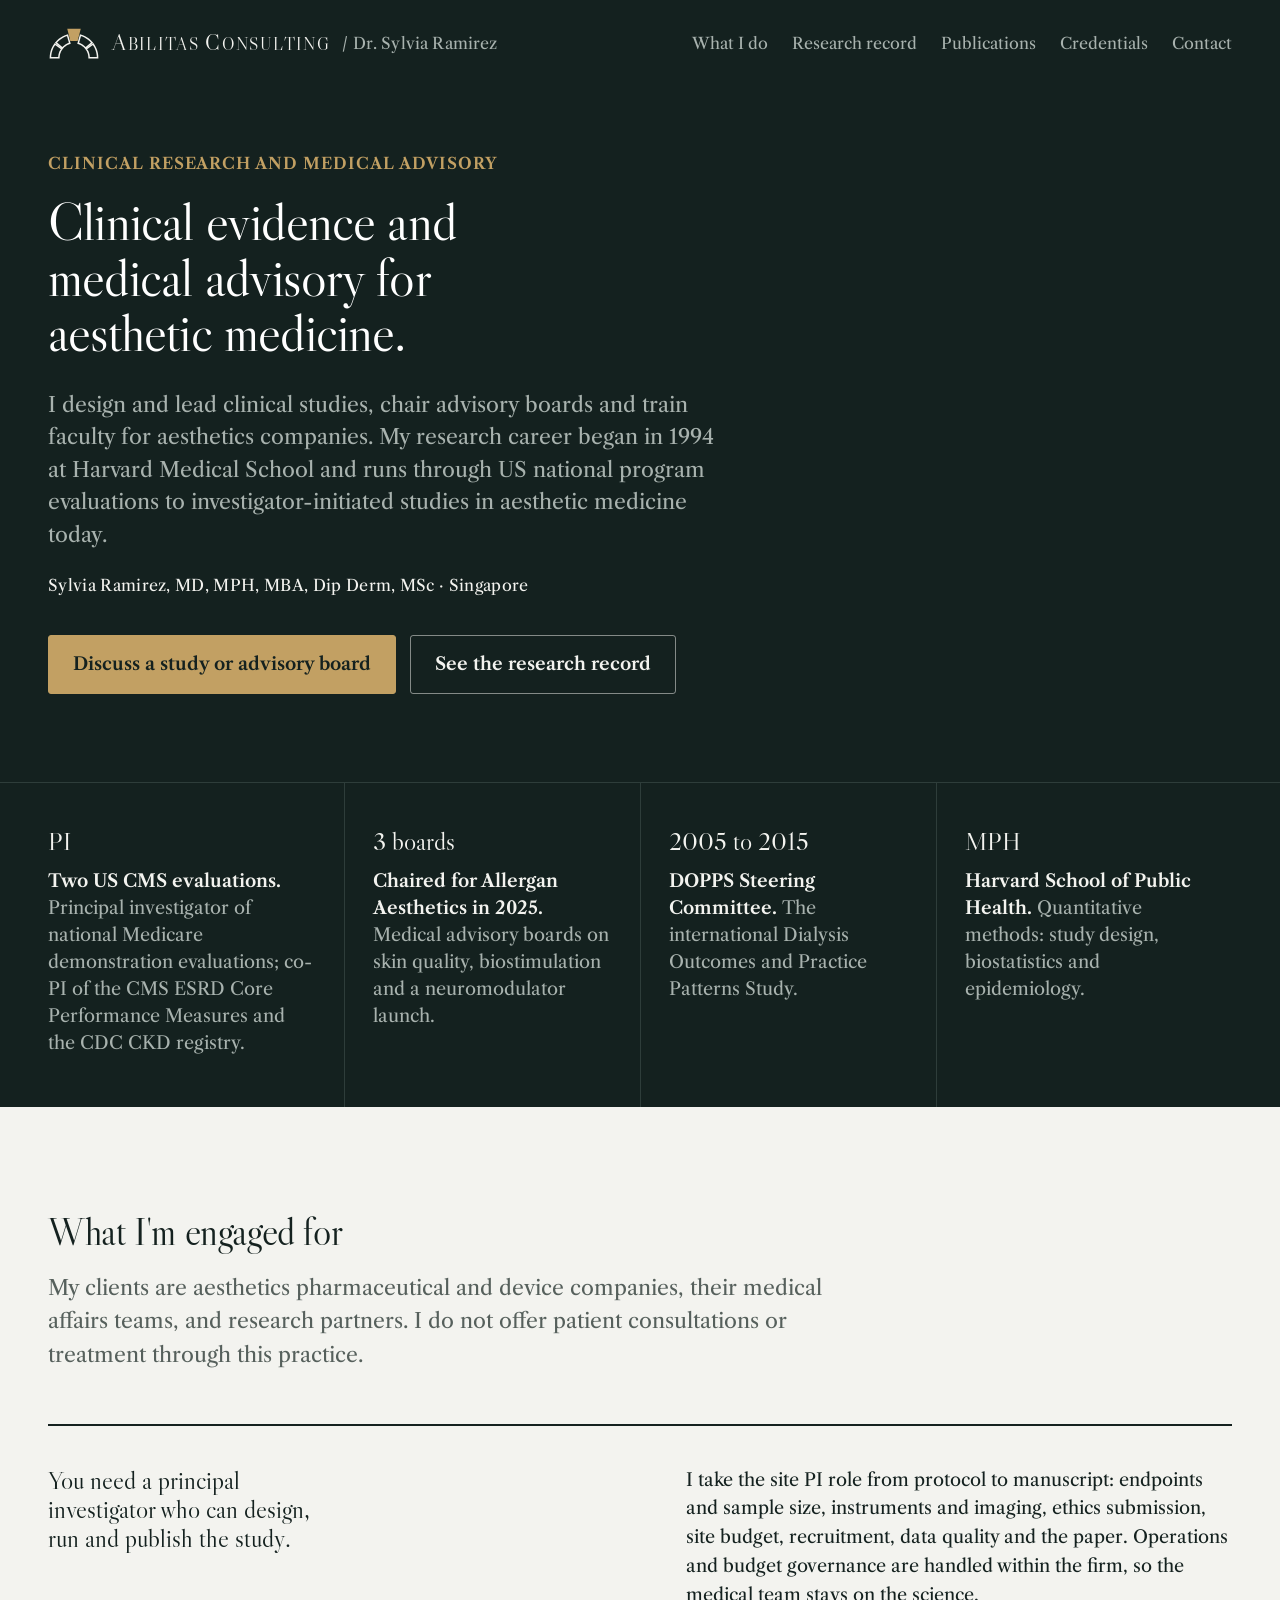
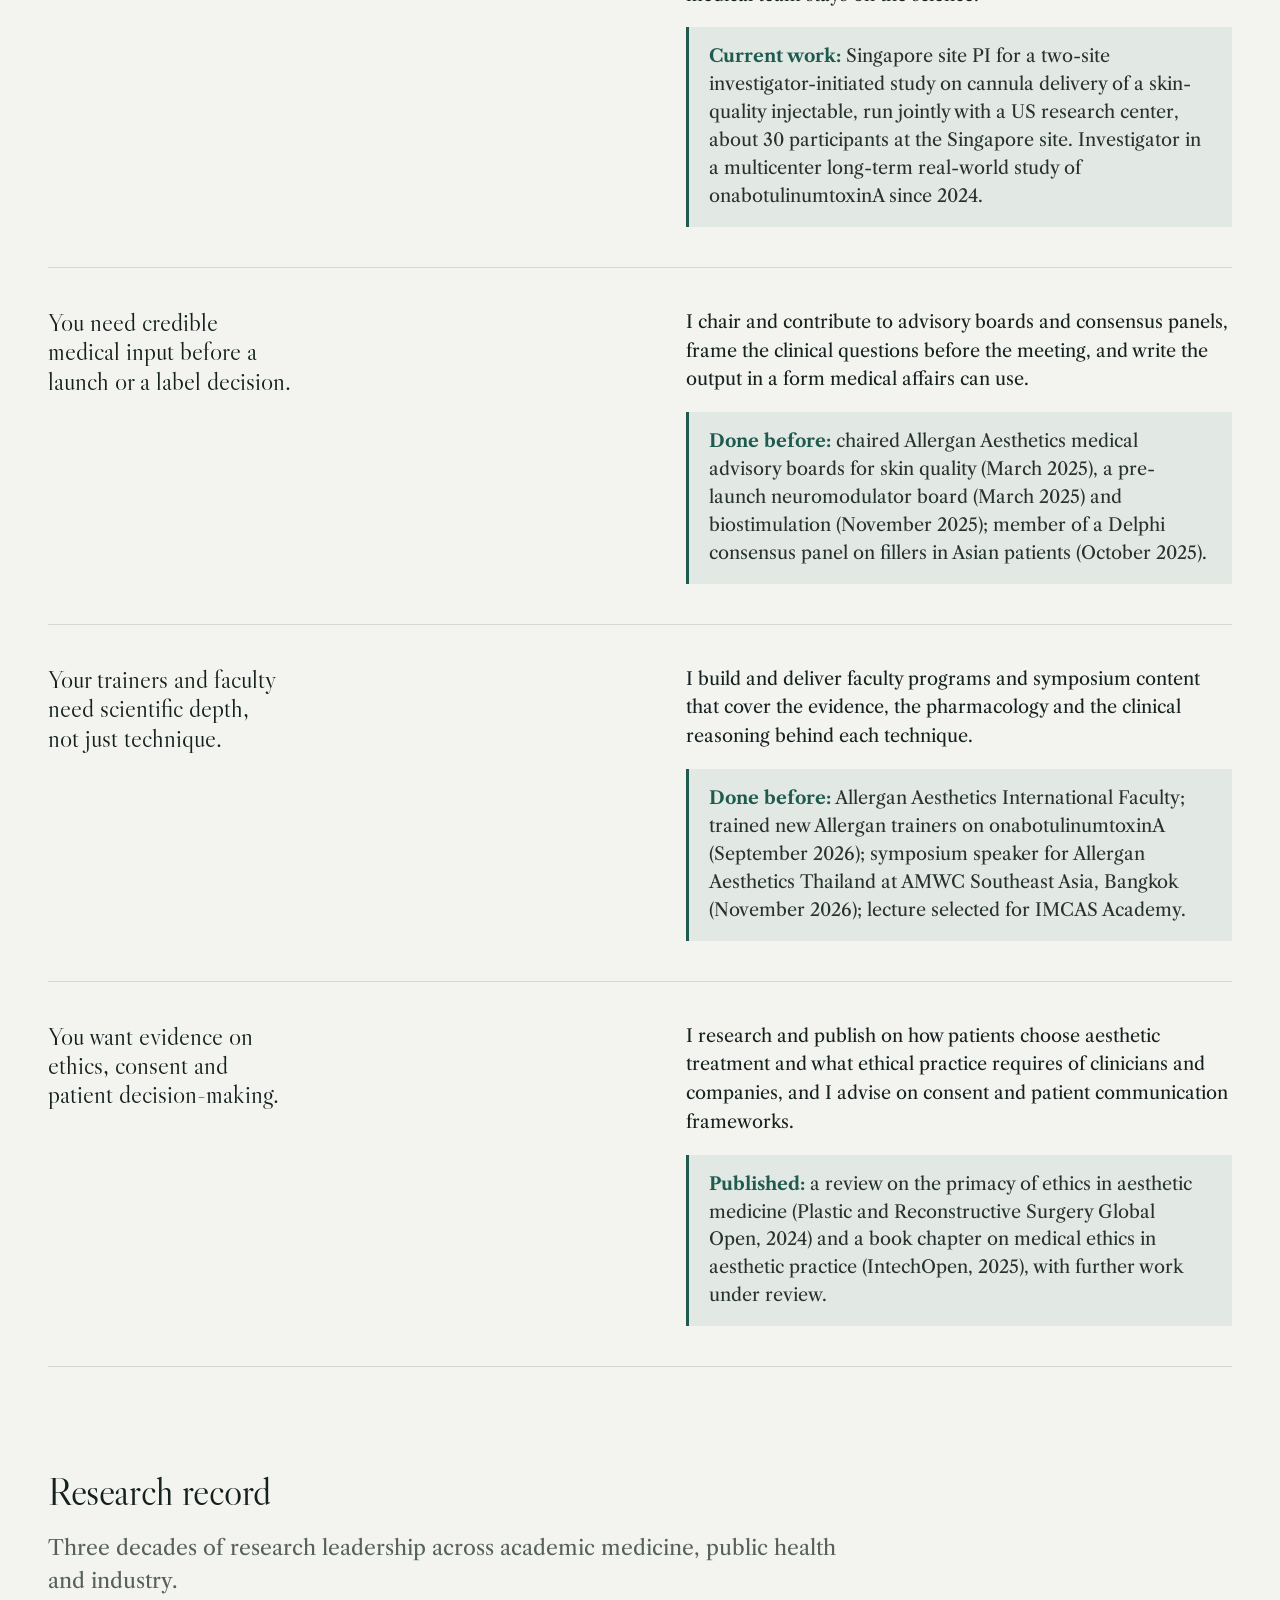
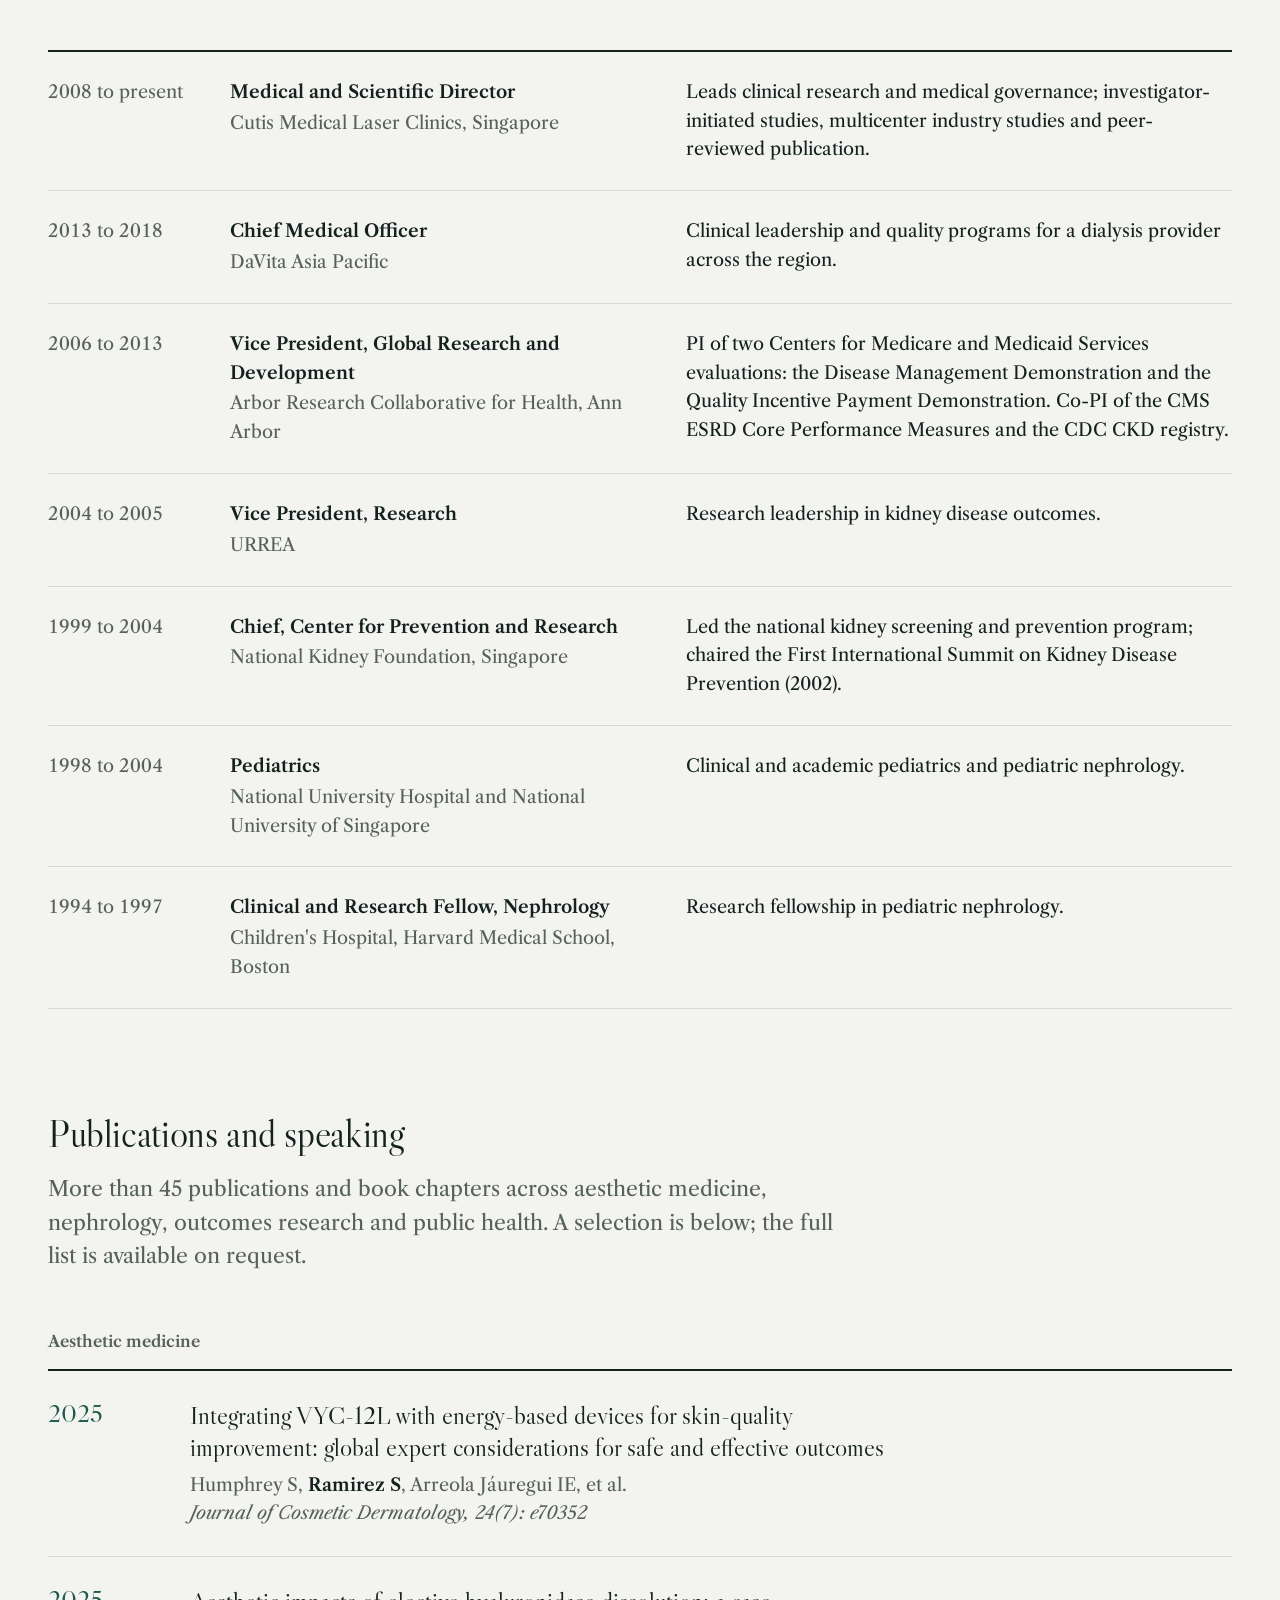
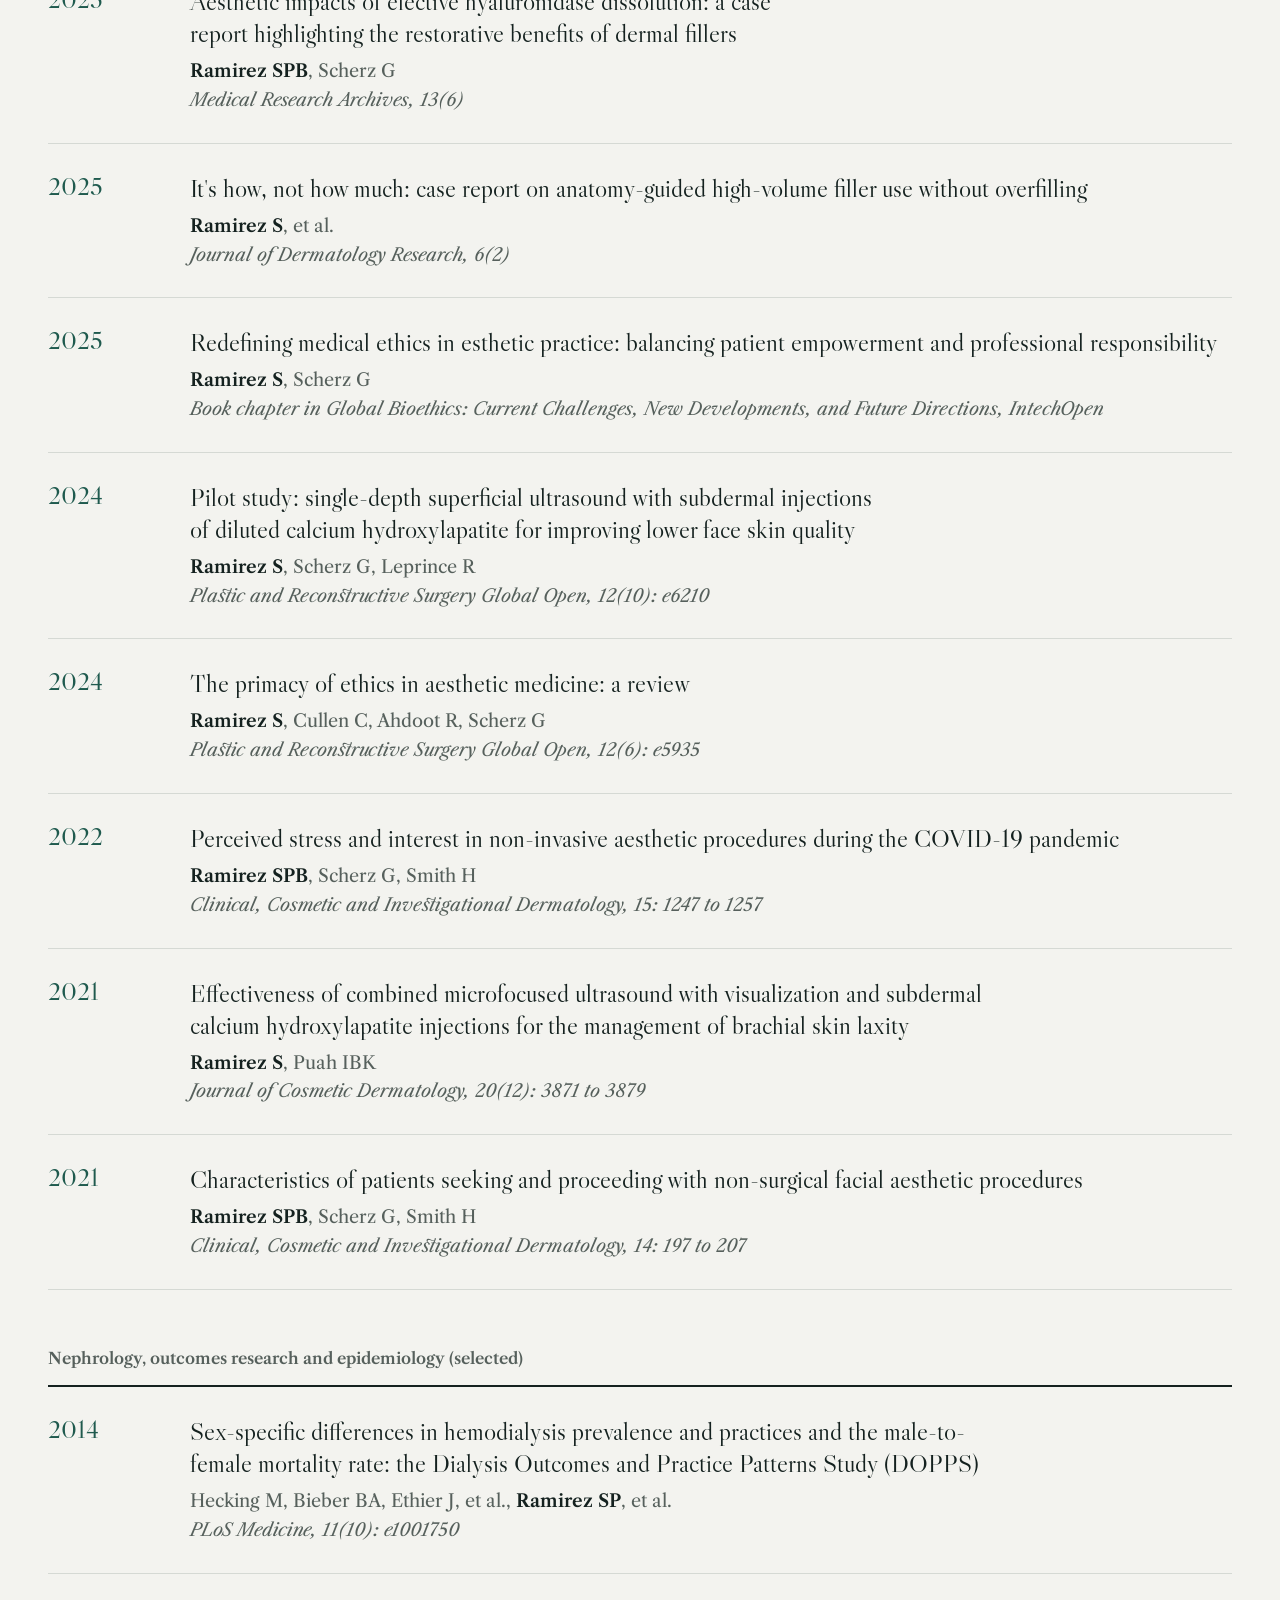
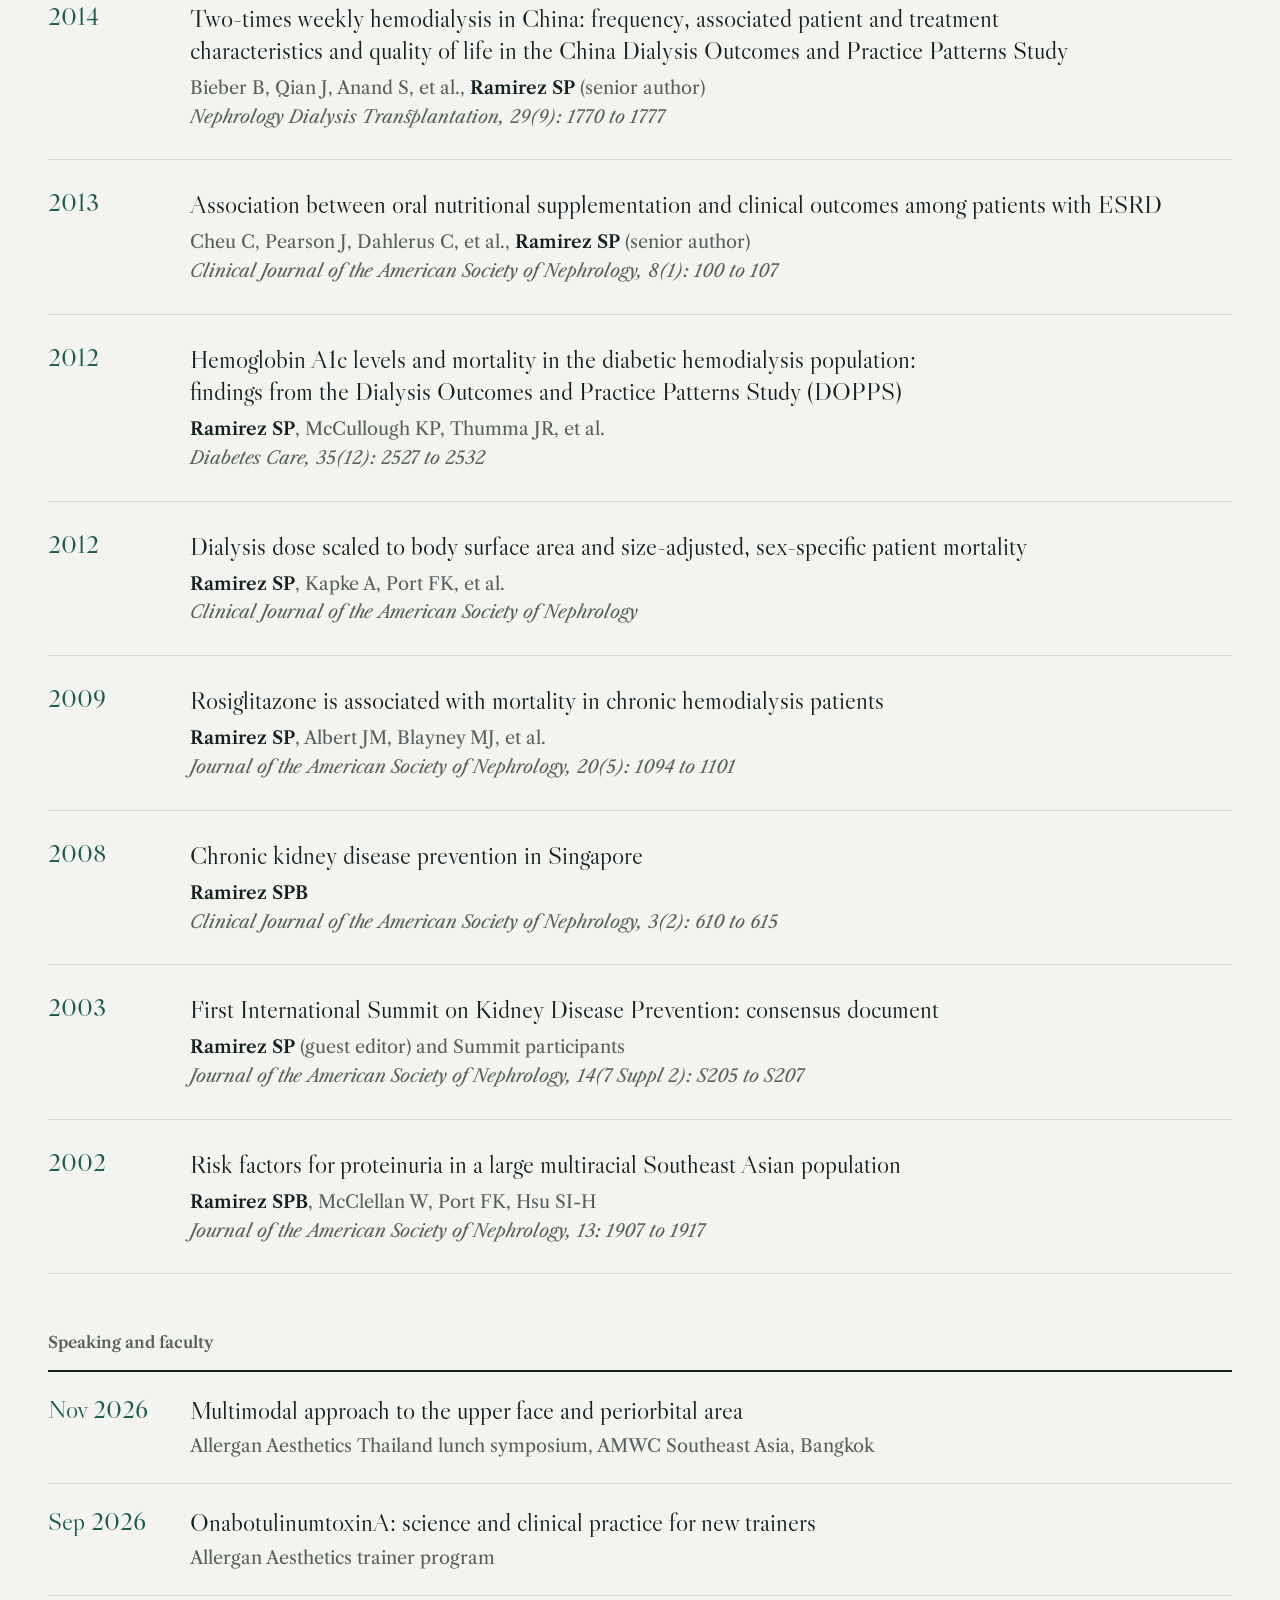
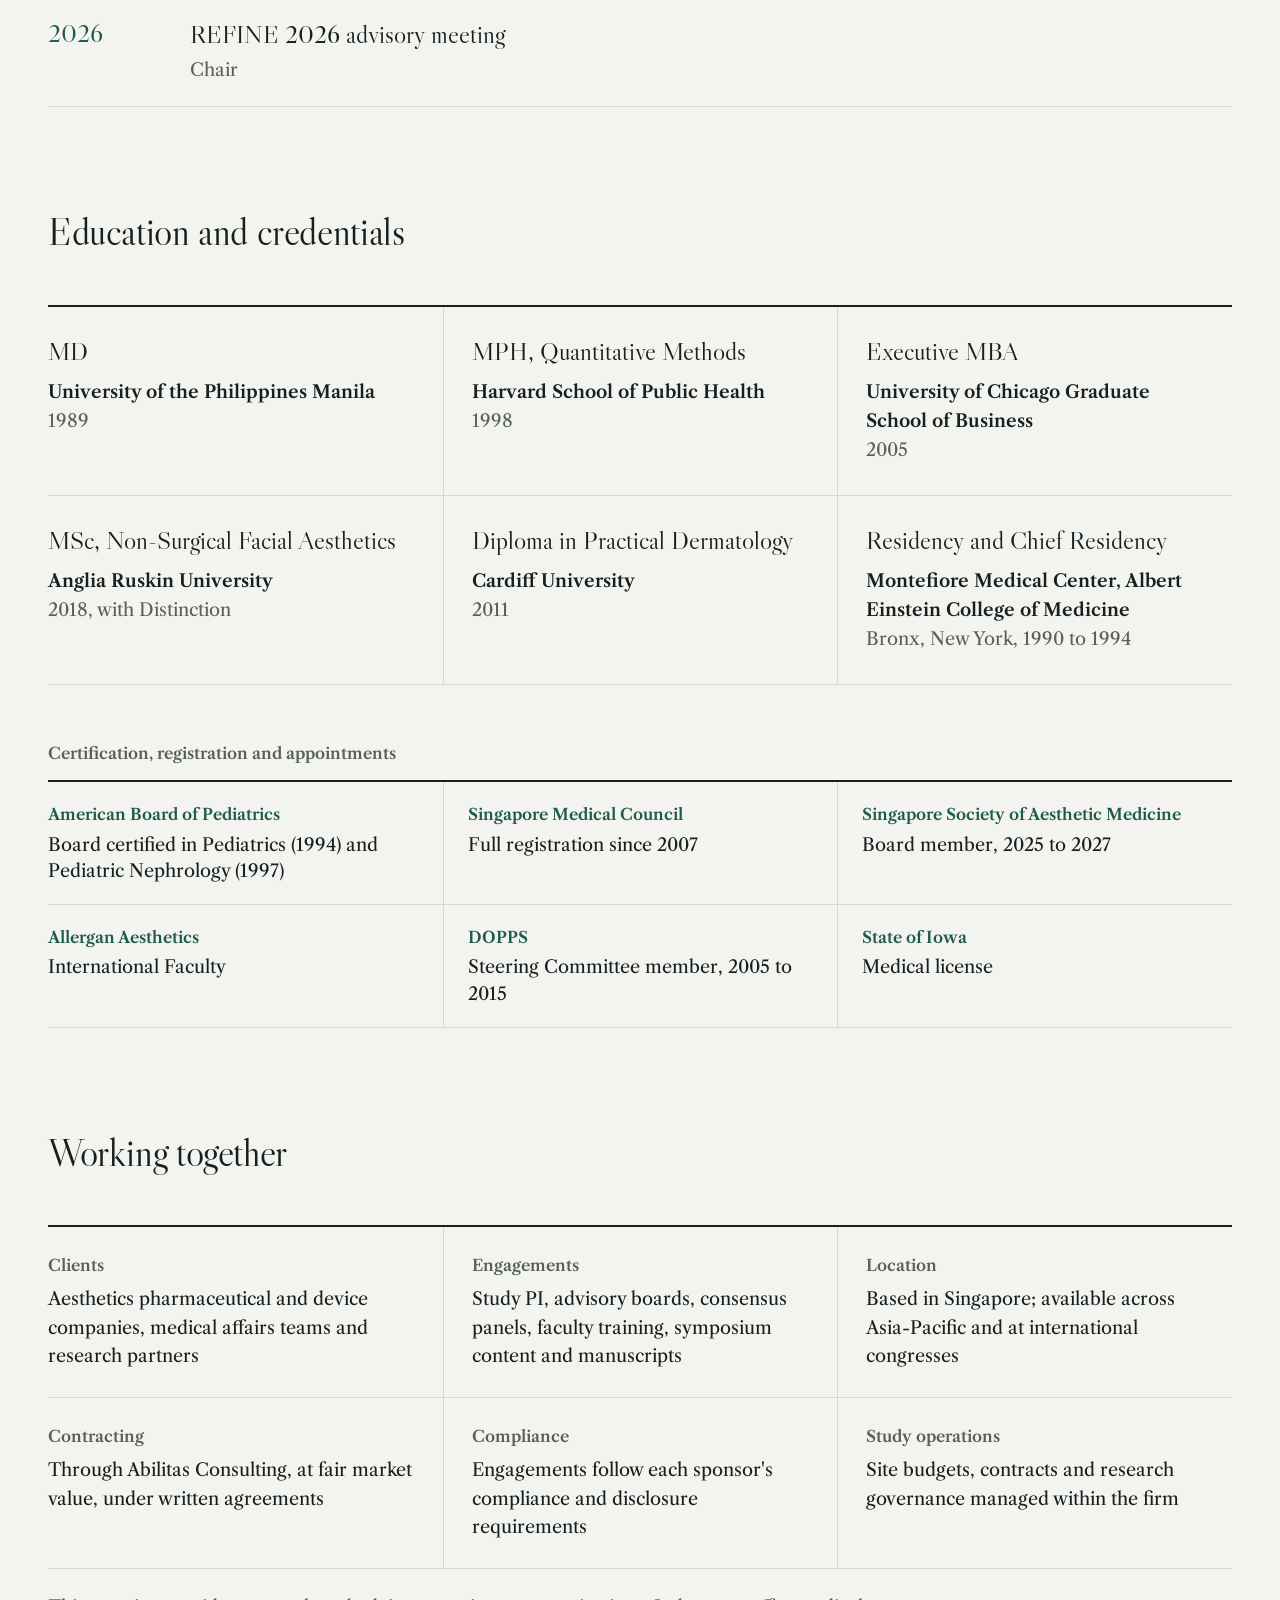
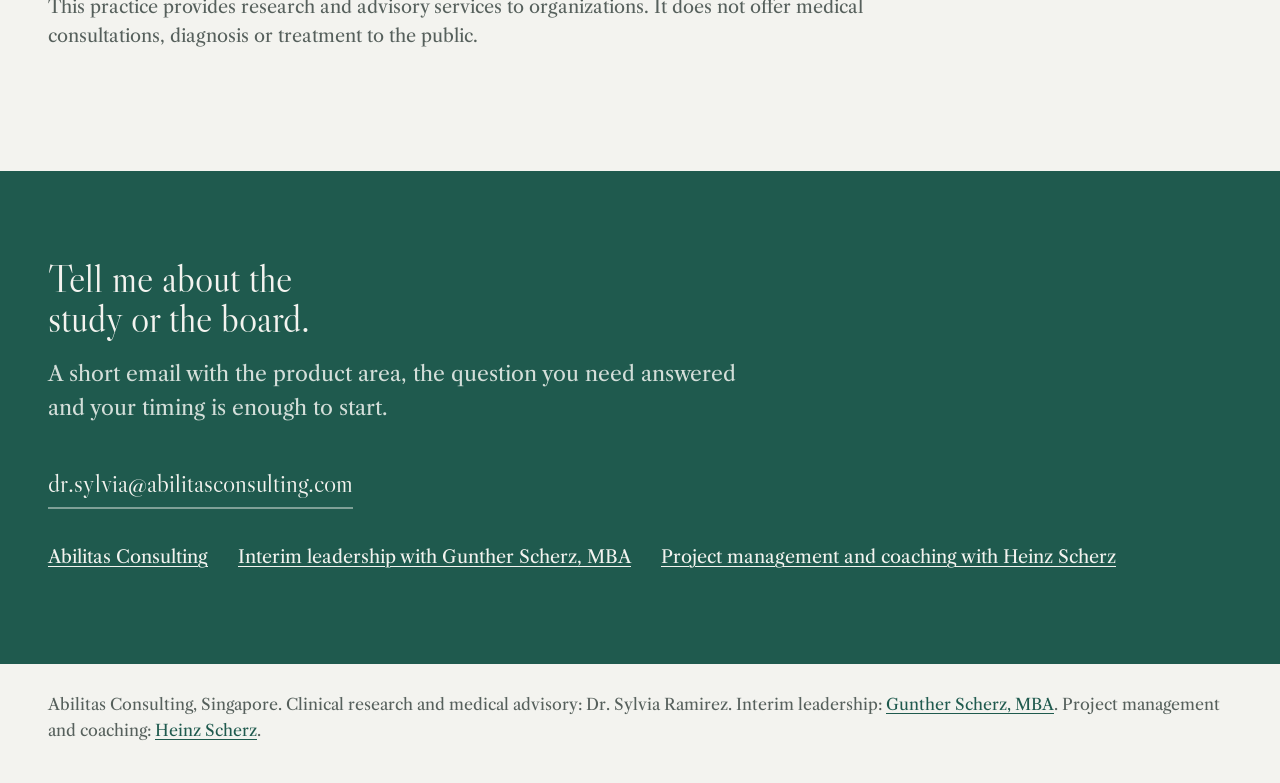
<file: medical.html>
<!doctype html>
<html lang="en">
<head>
<meta charset="utf-8">
<meta name="viewport" content="width=device-width, initial-scale=1, viewport-fit=cover">
<title>Dr. Sylvia Ramirez | Clinical Research and Medical Advisory | Abilitas Consulting</title>
<meta name="claude:viewport-fit-sides" content="cover">
<meta name="description" content="Dr. Sylvia Ramirez, MD, MPH, MBA. Principal investigator, advisory board chair and faculty trainer for the aesthetics industry. Based in Singapore.">
<meta property="og:title" content="Dr. Sylvia Ramirez | Clinical Research and Medical Advisory">
<meta property="og:description" content="Study design, investigator leadership and advisory input for aesthetic medicine.">
<meta property="og:type" content="website">
<link rel="canonical" href="https://abilitasconsulting.com/medical">
<link rel="preconnect" href="https://fonts.googleapis.com">
<link rel="preconnect" href="https://fonts.gstatic.com" crossorigin>
<link href="https://fonts.googleapis.com/css2?family=Libre+Caslon+Display&family=Libre+Caslon+Text:ital,wght@0,400;0,700;1,400&display=swap" rel="stylesheet">
<link rel="stylesheet" href="abilitas.css">
</head>
<body>

<div class="stage">
<div class="wrap">
  <header class="top">
    <a class="name" href="./" aria-label="Abilitas Consulting, home"><svg class="mark" viewBox="14 8 172 110" aria-hidden="true" focusable="false"><g><polygon points="22,112 22.4,103.8 23.7,95.8 25.8,87.9 28.7,80.3 32.5,73 36.9,66.2 59.5,82.6 56.7,87 54.3,91.7 52.4,96.5 51.1,101.6 50.3,106.8 50,112"/><polygon points="40.2,61.9 45.5,56.2 51.3,51.1 57.5,46.6 64.2,42.7 71.2,39.5 78.5,37 86.2,63.9 81.5,65.5 77,67.6 72.8,70.1 68.8,73 65.1,76.2 61.7,79.9"/><polygon points="121.5,37 128.8,39.5 135.8,42.7 142.5,46.6 148.7,51.1 154.5,56.2 159.8,61.9 138.3,79.9 134.9,76.2 131.2,73 127.2,70.1 123,67.6 118.5,65.5 113.8,63.9"/><polygon points="163.1,66.2 167.5,73 171.3,80.3 174.2,87.9 176.3,95.8 177.6,103.8 178,112 150,112 149.7,106.8 148.9,101.6 147.6,96.5 145.7,91.7 143.3,87 140.5,82.6"/></g><polygon class="key" points="77.7,15.7 122.3,15.7 112.1,56.5 87.9,56.5"/></svg><span class="wm"><span class="cap">A</span>BILITAS <span class="cap">C</span>ONSULTING</span> <span class="who">/ Dr. Sylvia Ramirez</span></a>
    <nav aria-label="Primary">
      <a href="#services">What I do</a>
      <a href="#research">Research record</a>
      <a href="#publications">Publications</a>
      <a href="#credentials">Credentials</a>
      <a href="#contact">Contact</a>
    </nav>
  </header>

  <section class="hero">
    <p class="eyebrow">Clinical research and medical advisory</p>
    <h1>Clinical evidence and medical advisory for aesthetic medicine.</h1>
    <p class="lede">I design and lead clinical studies, chair advisory boards and train faculty for aesthetics companies. My research career began in 1994 at Harvard Medical School and runs through US national program evaluations to investigator-initiated studies in aesthetic medicine today.</p>
    <p class="creds">Sylvia Ramirez, MD, MPH, MBA, Dip Derm, MSc &middot; Singapore</p>
    <div class="ctas">
      <a class="btn primary" href="#contact">Discuss a study or advisory board</a>
      <a class="btn ghost" href="#research">See the research record</a>
    </div>
  </section>
</div>
</div>

<section class="results" aria-label="Selected record">
  <div class="wrap">
    <div class="result"><span class="fig">PI</span><p><strong>Two US CMS evaluations.</strong> Principal investigator of national Medicare demonstration evaluations; co-PI of the CMS ESRD Core Performance Measures and the CDC CKD registry.</p></div>
    <div class="result"><span class="fig">3 boards</span><p><strong>Chaired for Allergan Aesthetics in 2025.</strong> Medical advisory boards on skin quality, biostimulation and a neuromodulator launch.</p></div>
    <div class="result"><span class="fig">2005 to 2015</span><p><strong>DOPPS Steering Committee.</strong> The international Dialysis Outcomes and Practice Patterns Study.</p></div>
    <div class="result"><span class="fig">MPH</span><p><strong>Harvard School of Public Health.</strong> Quantitative methods: study design, biostatistics and epidemiology.</p></div>
  </div>
</section>

<section class="section" id="services">
  <div class="wrap">
    <h2>What I'm engaged for</h2>
    <p class="intro">My clients are aesthetics pharmaceutical and device companies, their medical affairs teams, and research partners. I do not offer patient consultations or treatment through this practice.</p>
    <div class="situations">
      <article class="situation">
        <h3>You need a principal investigator who can design, run and publish the study.</h3>
        <div>
          <p>I take the site PI role from protocol to manuscript: endpoints and sample size, instruments and imaging, ethics submission, site budget, recruitment, data quality and the paper. Operations and budget governance are handled within the firm, so the medical team stays on the science.</p>
          <p class="proof"><b>Current work:</b> Singapore site PI for a two-site investigator-initiated study on cannula delivery of a skin-quality injectable, run jointly with a US research center, about 30 participants at the Singapore site. Investigator in a multicenter long-term real-world study of onabotulinumtoxinA since 2024.</p>
        </div>
      </article>
      <article class="situation">
        <h3>You need credible medical input before a launch or a label decision.</h3>
        <div>
          <p>I chair and contribute to advisory boards and consensus panels, frame the clinical questions before the meeting, and write the output in a form medical affairs can use.</p>
          <p class="proof"><b>Done before:</b> chaired Allergan Aesthetics medical advisory boards for skin quality (March 2025), a pre-launch neuromodulator board (March 2025) and biostimulation (November 2025); member of a Delphi consensus panel on fillers in Asian patients (October 2025).</p>
        </div>
      </article>
      <article class="situation">
        <h3>Your trainers and faculty need scientific depth, not just technique.</h3>
        <div>
          <p>I build and deliver faculty programs and symposium content that cover the evidence, the pharmacology and the clinical reasoning behind each technique.</p>
          <p class="proof"><b>Done before:</b> Allergan Aesthetics International Faculty; trained new Allergan trainers on onabotulinumtoxinA (September 2026); symposium speaker for Allergan Aesthetics Thailand at AMWC Southeast Asia, Bangkok (November 2026); lecture selected for IMCAS Academy.</p>
        </div>
      </article>
      <article class="situation">
        <h3>You want evidence on ethics, consent and patient decision-making.</h3>
        <div>
          <p>I research and publish on how patients choose aesthetic treatment and what ethical practice requires of clinicians and companies, and I advise on consent and patient communication frameworks.</p>
          <p class="proof"><b>Published:</b> a review on the primacy of ethics in aesthetic medicine (Plastic and Reconstructive Surgery Global Open, 2024) and a book chapter on medical ethics in aesthetic practice (IntechOpen, 2025), with further work under review.</p>
        </div>
      </article>
    </div>
  </div>
</section>

<section class="section" id="research">
  <div class="wrap">
    <h2>Research record</h2>
    <p class="intro">Three decades of research leadership across academic medicine, public health and industry.</p>
    <div class="career">
      <div class="job"><span class="when">2008 to present</span><p class="what">Medical and Scientific Director<span>Cutis Medical Laser Clinics, Singapore</span></p><p class="won">Leads clinical research and medical governance; investigator-initiated studies, multicenter industry studies and peer-reviewed publication.</p></div>
      <div class="job"><span class="when">2013 to 2018</span><p class="what">Chief Medical Officer<span>DaVita Asia Pacific</span></p><p class="won">Clinical leadership and quality programs for a dialysis provider across the region.</p></div>
      <div class="job"><span class="when">2006 to 2013</span><p class="what">Vice President, Global Research and Development<span>Arbor Research Collaborative for Health, Ann Arbor</span></p><p class="won">PI of two Centers for Medicare and Medicaid Services evaluations: the Disease Management Demonstration and the Quality Incentive Payment Demonstration. Co-PI of the CMS ESRD Core Performance Measures and the CDC CKD registry.</p></div>
      <div class="job"><span class="when">2004 to 2005</span><p class="what">Vice President, Research<span>URREA</span></p><p class="won">Research leadership in kidney disease outcomes.</p></div>
      <div class="job"><span class="when">1999 to 2004</span><p class="what">Chief, Center for Prevention and Research<span>National Kidney Foundation, Singapore</span></p><p class="won">Led the national kidney screening and prevention program; chaired the First International Summit on Kidney Disease Prevention (2002).</p></div>
      <div class="job"><span class="when">1998 to 2004</span><p class="what">Pediatrics<span>National University Hospital and National University of Singapore</span></p><p class="won">Clinical and academic pediatrics and pediatric nephrology.</p></div>
      <div class="job"><span class="when">1994 to 1997</span><p class="what">Clinical and Research Fellow, Nephrology<span>Children's Hospital, Harvard Medical School, Boston</span></p><p class="won">Research fellowship in pediatric nephrology.</p></div>
    </div>
  </div>
</section>

<section class="section" id="publications">
  <div class="wrap">
    <h2>Publications and speaking</h2>
    <p class="intro">More than 45 publications and book chapters across aesthetic medicine, nephrology, outcomes research and public health. A selection is below; the full list is available on request.</p>
    <p class="subhead">Aesthetic medicine</p>
    <ol class="pubs pubs-tight">
      <li class="pub"><span class="yr">2025</span><div><h3><a href="https://doi.org/10.1111/jocd.70352" rel="noopener">Integrating VYC-12L with energy-based devices for skin-quality improvement: global expert considerations for safe and effective outcomes</a></h3><p class="by">Humphrey S, <b>Ramirez S</b>, Arreola J&aacute;uregui IE, et al.</p><p class="in">Journal of Cosmetic Dermatology, 24(7): e70352</p></div></li>
      <li class="pub"><span class="yr">2025</span><div><h3><a href="https://doi.org/10.18103/mra.v13i6.6650" rel="noopener">Aesthetic impacts of elective hyaluronidase dissolution: a case report highlighting the restorative benefits of dermal fillers</a></h3><p class="by"><b>Ramirez SPB</b>, Scherz G</p><p class="in">Medical Research Archives, 13(6)</p></div></li>
      <li class="pub"><span class="yr">2025</span><div><h3>It's how, not how much: case report on anatomy-guided high-volume filler use without overfilling</h3><p class="by"><b>Ramirez S</b>, et al.</p><p class="in">Journal of Dermatology Research, 6(2)</p></div></li>
      <li class="pub"><span class="yr">2025</span><div><h3><a href="https://doi.org/10.5772/intechopen.1008821" rel="noopener">Redefining medical ethics in esthetic practice: balancing patient empowerment and professional responsibility</a></h3><p class="by"><b>Ramirez S</b>, Scherz G</p><p class="in">Book chapter in Global Bioethics: Current Challenges, New Developments, and Future Directions, IntechOpen</p></div></li>
      <li class="pub"><span class="yr">2024</span><div><h3><a href="https://doi.org/10.1097/GOX.0000000000006210" rel="noopener">Pilot study: single-depth superficial ultrasound with subdermal injections of diluted calcium hydroxylapatite for improving lower face skin quality</a></h3><p class="by"><b>Ramirez S</b>, Scherz G, Leprince R</p><p class="in">Plastic and Reconstructive Surgery Global Open, 12(10): e6210</p></div></li>
      <li class="pub"><span class="yr">2024</span><div><h3><a href="https://doi.org/10.1097/GOX.0000000000005935" rel="noopener">The primacy of ethics in aesthetic medicine: a review</a></h3><p class="by"><b>Ramirez S</b>, Cullen C, Ahdoot R, Scherz G</p><p class="in">Plastic and Reconstructive Surgery Global Open, 12(6): e5935</p></div></li>
      <li class="pub"><span class="yr">2022</span><div><h3><a href="https://doi.org/10.2147/CCID.S367001" rel="noopener">Perceived stress and interest in non-invasive aesthetic procedures during the COVID-19 pandemic</a></h3><p class="by"><b>Ramirez SPB</b>, Scherz G, Smith H</p><p class="in">Clinical, Cosmetic and Investigational Dermatology, 15: 1247 to 1257</p></div></li>
      <li class="pub"><span class="yr">2021</span><div><h3><a href="https://doi.org/10.1111/jocd.14573" rel="noopener">Effectiveness of combined microfocused ultrasound with visualization and subdermal calcium hydroxylapatite injections for the management of brachial skin laxity</a></h3><p class="by"><b>Ramirez S</b>, Puah IBK</p><p class="in">Journal of Cosmetic Dermatology, 20(12): 3871 to 3879</p></div></li>
      <li class="pub"><span class="yr">2021</span><div><h3><a href="https://doi.org/10.2147/CCID.S296970" rel="noopener">Characteristics of patients seeking and proceeding with non-surgical facial aesthetic procedures</a></h3><p class="by"><b>Ramirez SPB</b>, Scherz G, Smith H</p><p class="in">Clinical, Cosmetic and Investigational Dermatology, 14: 197 to 207</p></div></li>
    </ol>
    <p class="subhead">Nephrology, outcomes research and epidemiology (selected)</p>
    <ol class="pubs pubs-tight">
      <li class="pub"><span class="yr">2014</span><div><h3><a href="https://doi.org/10.1371/journal.pmed.1001750" rel="noopener">Sex-specific differences in hemodialysis prevalence and practices and the male-to-female mortality rate: the Dialysis Outcomes and Practice Patterns Study (DOPPS)</a></h3><p class="by">Hecking M, Bieber BA, Ethier J, et al., <b>Ramirez SP</b>, et al.</p><p class="in">PLoS Medicine, 11(10): e1001750</p></div></li>
      <li class="pub"><span class="yr">2014</span><div><h3>Two-times weekly hemodialysis in China: frequency, associated patient and treatment characteristics and quality of life in the China Dialysis Outcomes and Practice Patterns Study</h3><p class="by">Bieber B, Qian J, Anand S, et al., <b>Ramirez SP</b> (senior author)</p><p class="in">Nephrology Dialysis Transplantation, 29(9): 1770 to 1777</p></div></li>
      <li class="pub"><span class="yr">2013</span><div><h3>Association between oral nutritional supplementation and clinical outcomes among patients with ESRD</h3><p class="by">Cheu C, Pearson J, Dahlerus C, et al., <b>Ramirez SP</b> (senior author)</p><p class="in">Clinical Journal of the American Society of Nephrology, 8(1): 100 to 107</p></div></li>
      <li class="pub"><span class="yr">2012</span><div><h3>Hemoglobin A1c levels and mortality in the diabetic hemodialysis population: findings from the Dialysis Outcomes and Practice Patterns Study (DOPPS)</h3><p class="by"><b>Ramirez SP</b>, McCullough KP, Thumma JR, et al.</p><p class="in">Diabetes Care, 35(12): 2527 to 2532</p></div></li>
      <li class="pub"><span class="yr">2012</span><div><h3>Dialysis dose scaled to body surface area and size-adjusted, sex-specific patient mortality</h3><p class="by"><b>Ramirez SP</b>, Kapke A, Port FK, et al.</p><p class="in">Clinical Journal of the American Society of Nephrology</p></div></li>
      <li class="pub"><span class="yr">2009</span><div><h3>Rosiglitazone is associated with mortality in chronic hemodialysis patients</h3><p class="by"><b>Ramirez SP</b>, Albert JM, Blayney MJ, et al.</p><p class="in">Journal of the American Society of Nephrology, 20(5): 1094 to 1101</p></div></li>
      <li class="pub"><span class="yr">2008</span><div><h3>Chronic kidney disease prevention in Singapore</h3><p class="by"><b>Ramirez SPB</b></p><p class="in">Clinical Journal of the American Society of Nephrology, 3(2): 610 to 615</p></div></li>
      <li class="pub"><span class="yr">2003</span><div><h3>First International Summit on Kidney Disease Prevention: consensus document</h3><p class="by"><b>Ramirez SP</b> (guest editor) and Summit participants</p><p class="in">Journal of the American Society of Nephrology, 14(7 Suppl 2): S205 to S207</p></div></li>
      <li class="pub"><span class="yr">2002</span><div><h3>Risk factors for proteinuria in a large multiracial Southeast Asian population</h3><p class="by"><b>Ramirez SPB</b>, McClellan W, Port FK, Hsu SI-H</p><p class="in">Journal of the American Society of Nephrology, 13: 1907 to 1917</p></div></li>
    </ol>
    <p class="subhead">Speaking and faculty</p>
    <ol class="talks">
      <li class="talk"><span class="yr">Nov 2026</span><div><h3>Multimodal approach to the upper face and periorbital area</h3><p>Allergan Aesthetics Thailand lunch symposium, AMWC Southeast Asia, Bangkok</p></div></li>
      <li class="talk"><span class="yr">Sep 2026</span><div><h3>OnabotulinumtoxinA: science and clinical practice for new trainers</h3><p>Allergan Aesthetics trainer program</p></div></li>
      <li class="talk"><span class="yr">2026</span><div><h3>REFINE 2026 advisory meeting</h3><p>Chair</p></div></li>
    </ol>
  </div>
</section>

<section class="section" id="credentials">
  <div class="wrap">
    <h2>Education and credentials</h2>
    <div class="schools">
      <div class="school"><span class="deg">MD</span><span class="inst">University of the Philippines Manila</span><span class="where">1989</span></div>
      <div class="school"><span class="deg">MPH, Quantitative Methods</span><span class="inst">Harvard School of Public Health</span><span class="where">1998</span></div>
      <div class="school"><span class="deg">Executive MBA</span><span class="inst">University of Chicago Graduate School of Business</span><span class="where">2005</span></div>
      <div class="school"><span class="deg">MSc, Non-Surgical Facial Aesthetics</span><span class="inst">Anglia Ruskin University</span><span class="where">2018, with Distinction</span></div>
      <div class="school"><span class="deg">Diploma in Practical Dermatology</span><span class="inst">Cardiff University</span><span class="where">2011</span></div>
      <div class="school"><span class="deg">Residency and Chief Residency</span><span class="inst">Montefiore Medical Center, Albert Einstein College of Medicine</span><span class="where">Bronx, New York, 1990 to 1994</span></div>
    </div>
    <p class="subhead">Certification, registration and appointments</p>
    <ul class="certs">
      <li class="cert"><span class="by">American Board of Pediatrics</span><span class="what">Board certified in Pediatrics (1994) and Pediatric Nephrology (1997)</span></li>
      <li class="cert"><span class="by">Singapore Medical Council</span><span class="what">Full registration since 2007</span></li>
      <li class="cert"><span class="by">Singapore Society of Aesthetic Medicine</span><span class="what">Board member, 2025 to 2027</span></li>
      <li class="cert"><span class="by">Allergan Aesthetics</span><span class="what">International Faculty</span></li>
      <li class="cert"><span class="by">DOPPS</span><span class="what">Steering Committee member, 2005 to 2015</span></li>
      <li class="cert"><span class="by">State of Iowa</span><span class="what">Medical license</span></li>
    </ul>
  </div>
</section>

<section class="section" id="terms">
  <div class="wrap">
    <h2>Working together</h2>
    <dl class="terms">
      <div class="term"><dt>Clients</dt><dd>Aesthetics pharmaceutical and device companies, medical affairs teams and research partners</dd></div>
      <div class="term"><dt>Engagements</dt><dd>Study PI, advisory boards, consensus panels, faculty training, symposium content and manuscripts</dd></div>
      <div class="term"><dt>Location</dt><dd>Based in Singapore; available across Asia-Pacific and at international congresses</dd></div>
      <div class="term"><dt>Contracting</dt><dd>Through Abilitas Consulting, at fair market value, under written agreements</dd></div>
      <div class="term"><dt>Compliance</dt><dd>Engagements follow each sponsor's compliance and disclosure requirements</dd></div>
      <div class="term"><dt>Study operations</dt><dd>Site budgets, contracts and research governance managed within the firm</dd></div>
    </dl>
    <p class="note">This practice provides research and advisory services to organizations. It does not offer medical consultations, diagnosis or treatment to the public.</p>
  </div>
</section>

<section class="contact" id="contact">
  <div class="wrap">
    <h2>Tell me about the study or the board.</h2>
    <p class="intro">A short email with the product area, the question you need answered and your timing is enough to start.</p>
    <a class="mail" href="mailto:dr.sylvia@abilitasconsulting.com?subject=Research%20or%20advisory%20enquiry">dr.sylvia@abilitasconsulting.com</a>
    <div class="alt">
      <a href="./">Abilitas Consulting</a>
      <a href="interim.html">Interim leadership with Gunther Scherz, MBA</a>
      <a href="projects.html">Project management and coaching with Heinz Scherz</a>
    </div>
  </div>
</section>

<div class="wrap"><footer>Abilitas Consulting, Singapore. Clinical research and medical advisory: Dr. Sylvia Ramirez. Interim leadership: <a href="interim.html">Gunther Scherz, MBA</a>. Project management and coaching: <a href="projects.html">Heinz Scherz</a>.</footer></div>

</body>
</html>
</file>
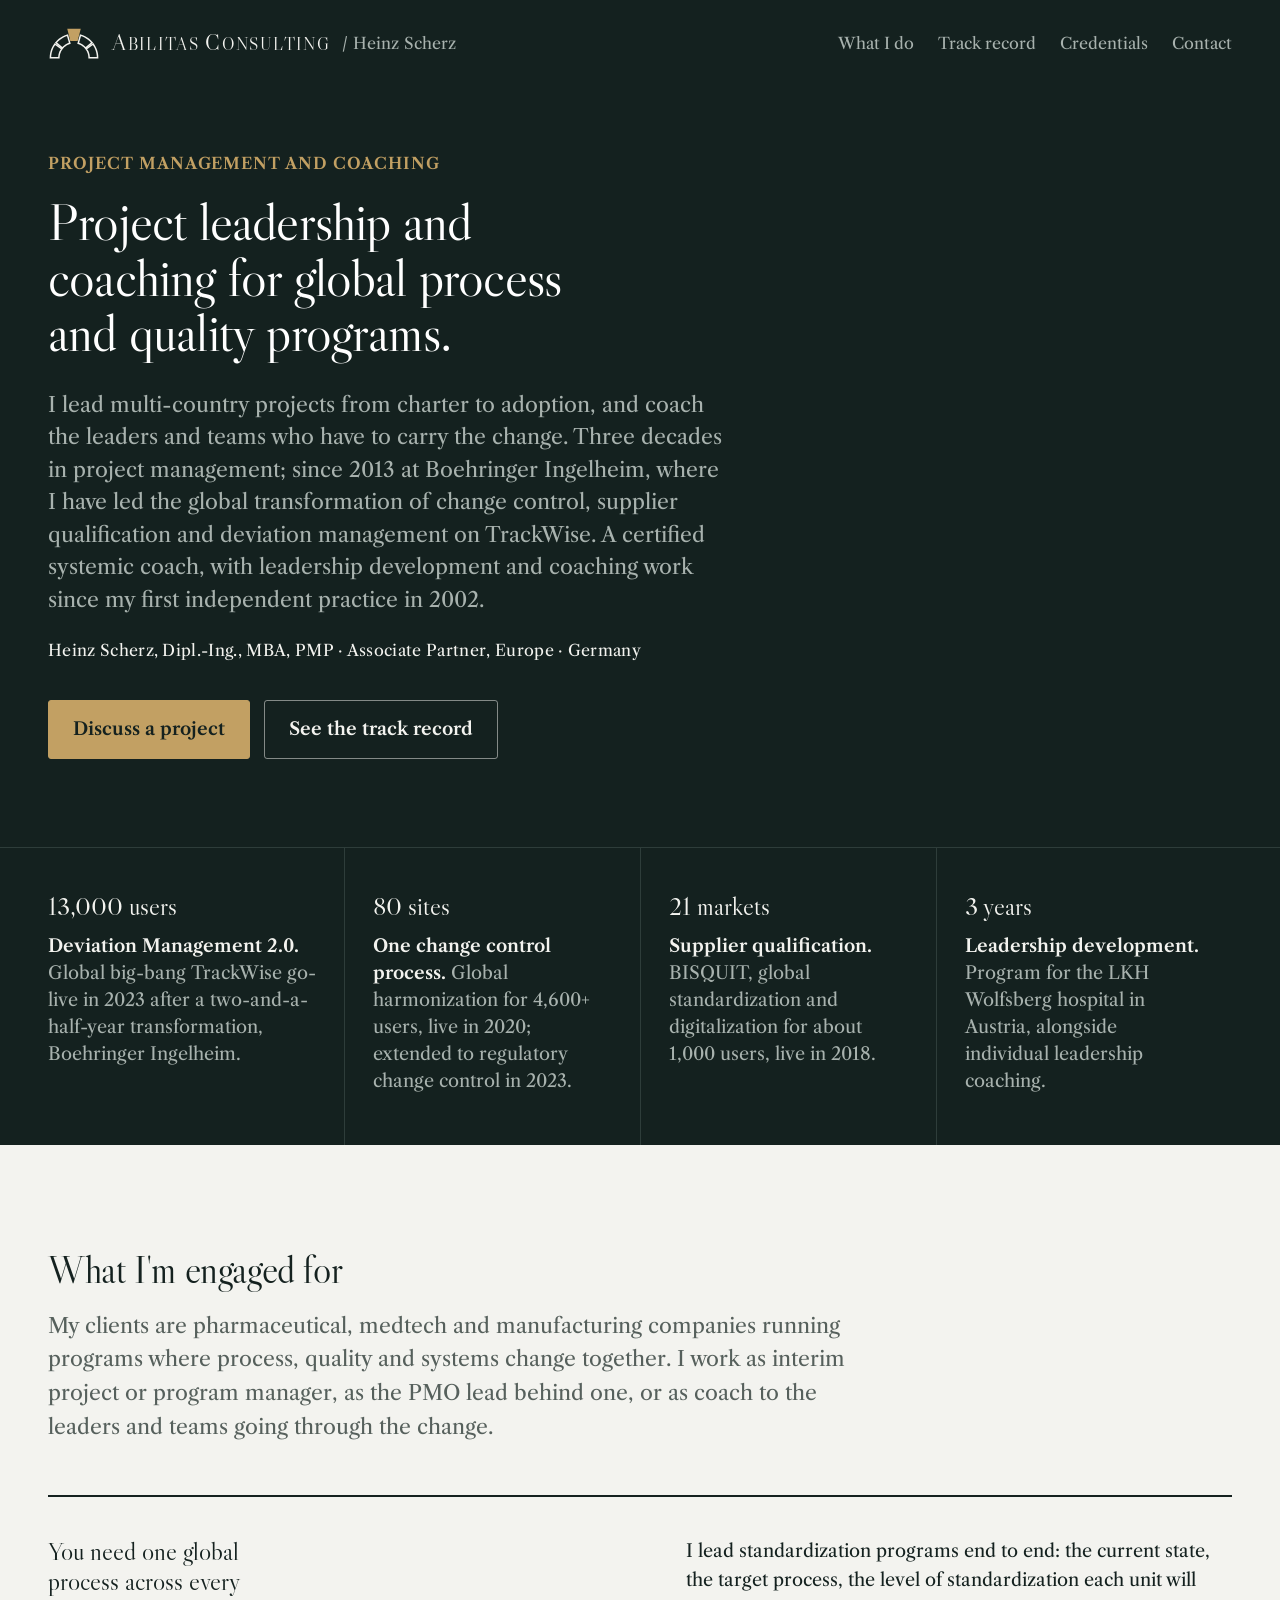
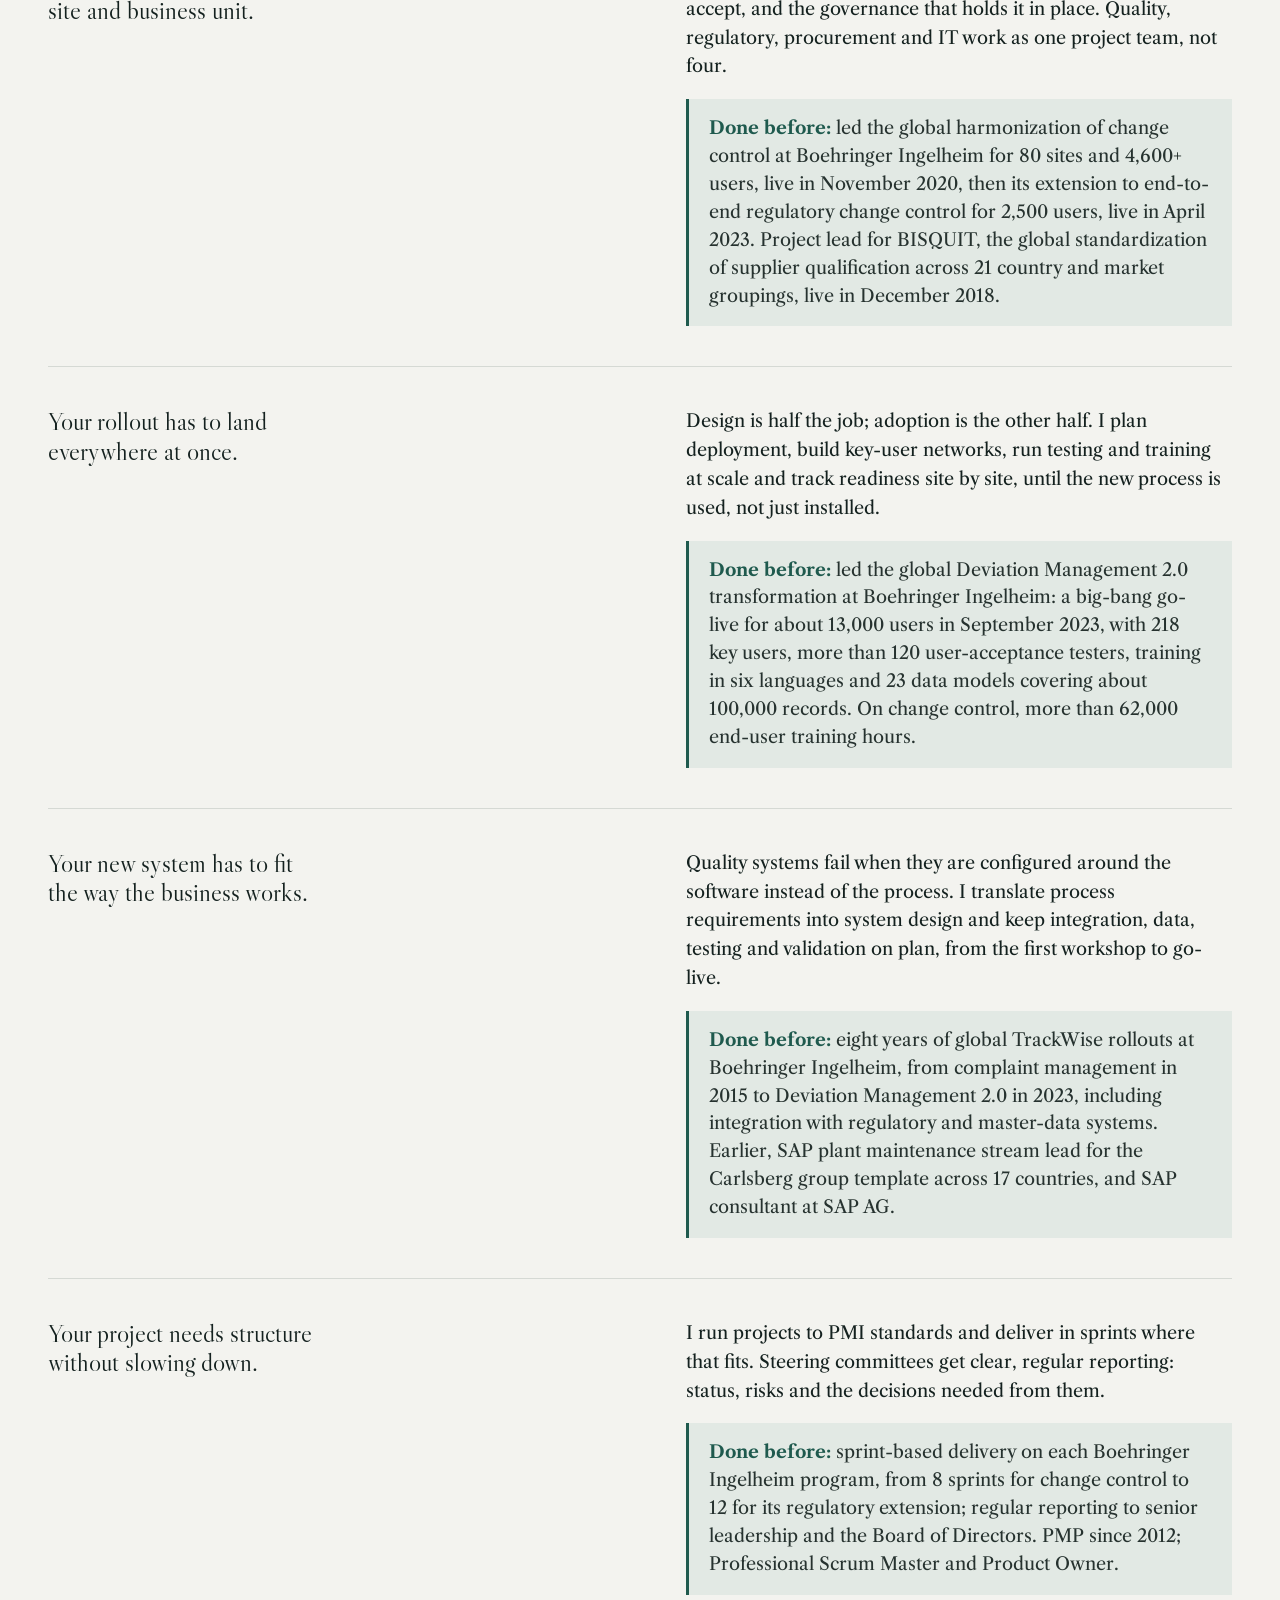
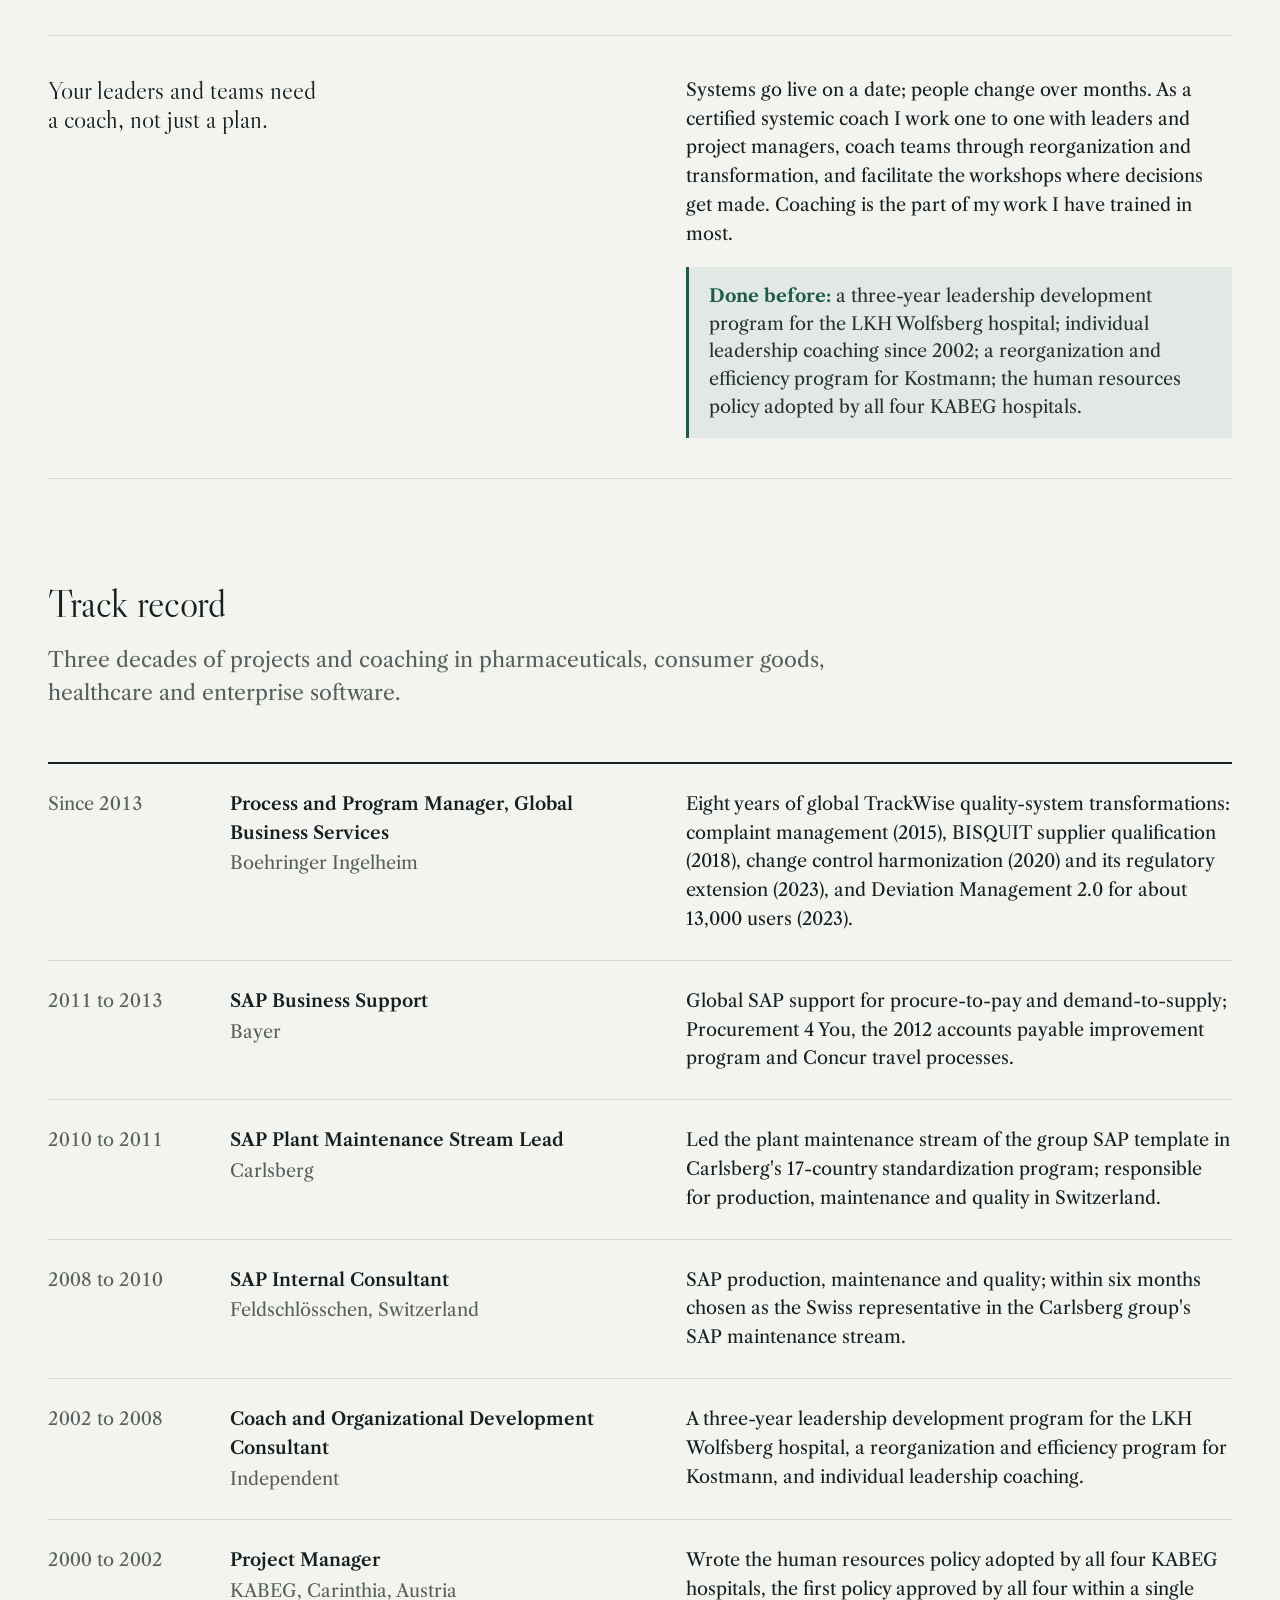
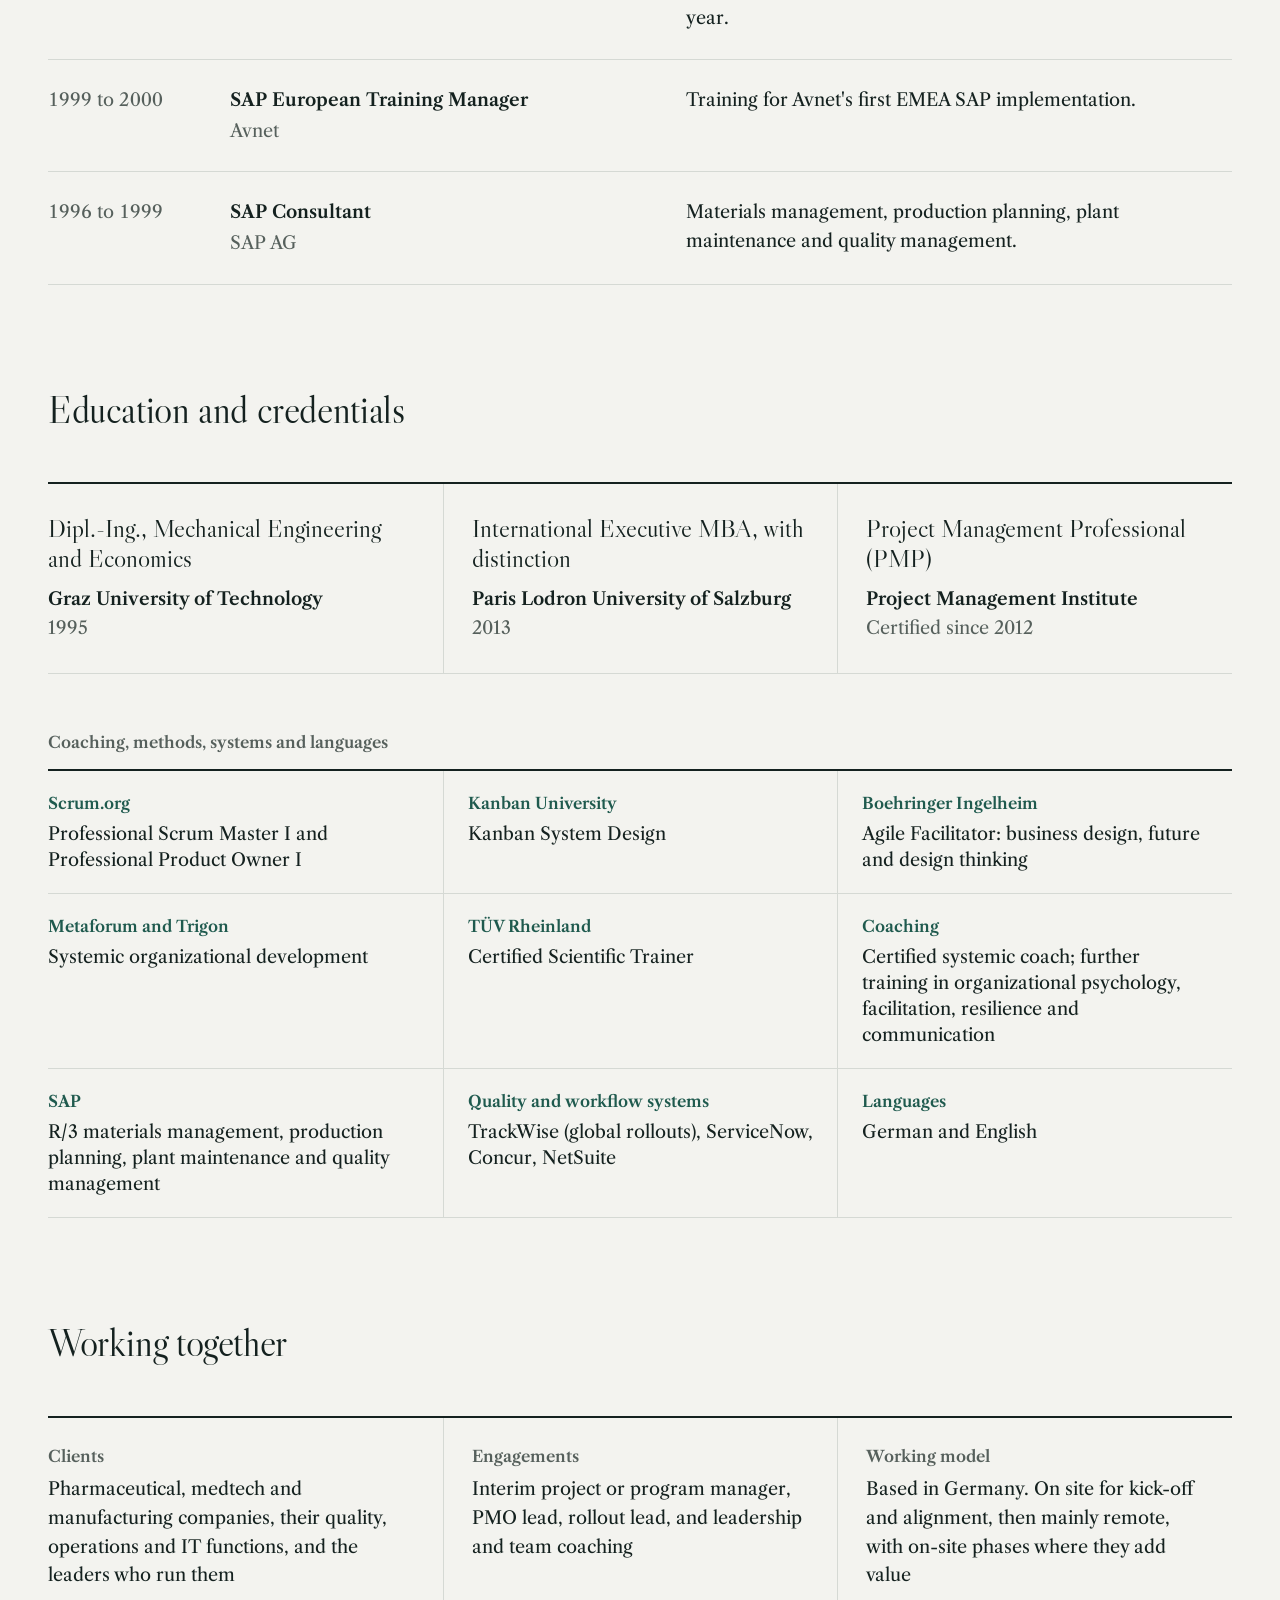
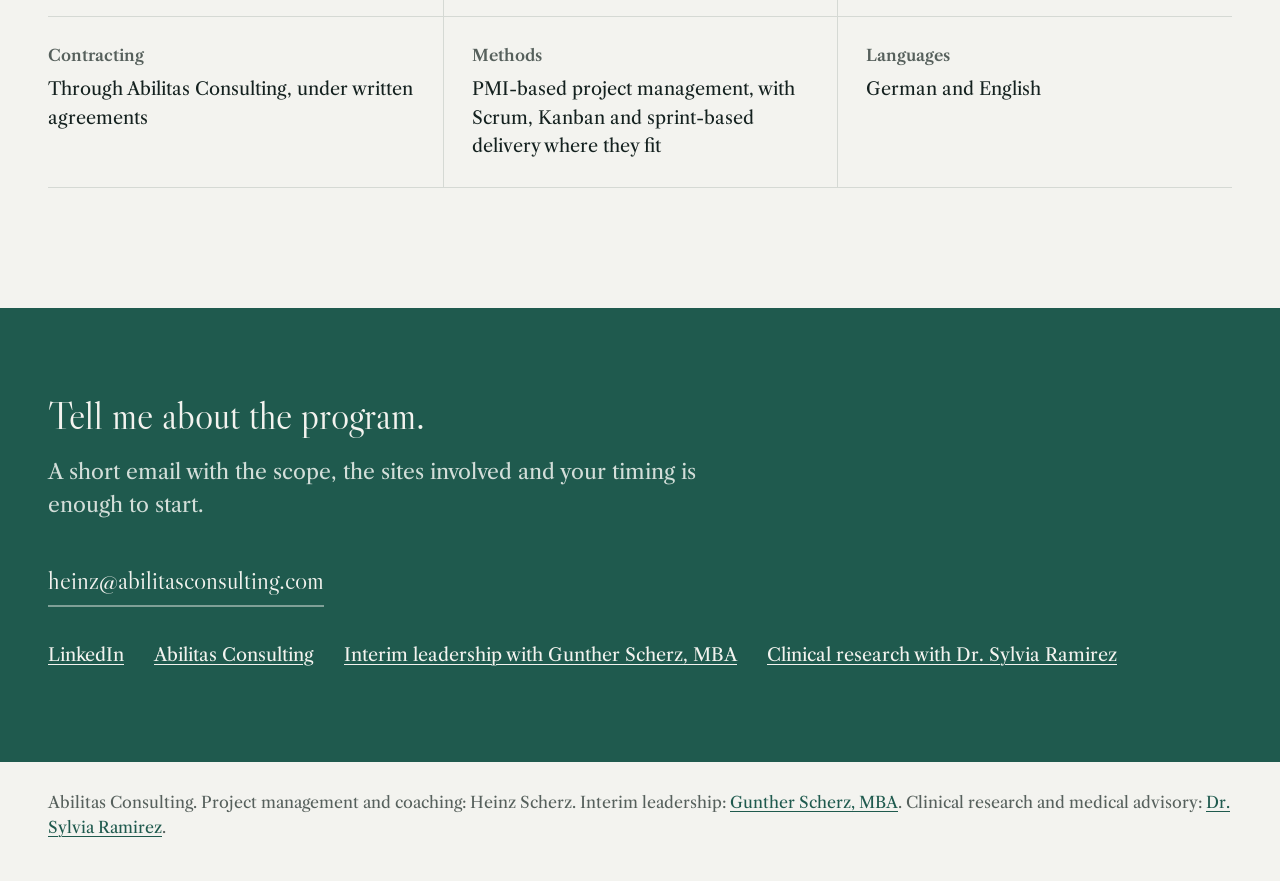
<file: projects.html>
<!doctype html>
<html lang="en">
<head>
<meta charset="utf-8">
<meta name="viewport" content="width=device-width, initial-scale=1, viewport-fit=cover">
<title>Heinz Scherz | Project Management and Coaching | Abilitas Consulting</title>
<meta name="claude:viewport-fit-sides" content="cover">
<meta name="description" content="Heinz Scherz, Dipl.-Ing., MBA, PMP, Associate Partner, Europe, Abilitas Consulting. Interim project and program manager for global process and quality programs in pharmaceutical, medtech and manufacturing companies, and certified systemic coach for leaders and teams. Based in Germany.">
<meta property="og:title" content="Heinz Scherz | Project Management and Coaching">
<meta property="og:description" content="Global programs planned, run and adopted: TrackWise quality system transformations for up to 13,000 users, process harmonization across 80 sites, and coaching for the leaders and teams who carry the change.">
<meta property="og:type" content="website">
<link rel="canonical" href="https://abilitasconsulting.com/projects">
<link rel="preconnect" href="https://fonts.googleapis.com">
<link rel="preconnect" href="https://fonts.gstatic.com" crossorigin>
<link href="https://fonts.googleapis.com/css2?family=Libre+Caslon+Display&family=Libre+Caslon+Text:ital,wght@0,400;0,700;1,400&display=swap" rel="stylesheet">
<link rel="stylesheet" href="abilitas.css">
</head>
<body>

<div class="stage">
<div class="wrap">
  <header class="top">
    <a class="name" href="./" aria-label="Abilitas Consulting, home"><svg class="mark" viewBox="14 8 172 110" aria-hidden="true" focusable="false"><g><polygon points="22,112 22.4,103.8 23.7,95.8 25.8,87.9 28.7,80.3 32.5,73 36.9,66.2 59.5,82.6 56.7,87 54.3,91.7 52.4,96.5 51.1,101.6 50.3,106.8 50,112"/><polygon points="40.2,61.9 45.5,56.2 51.3,51.1 57.5,46.6 64.2,42.7 71.2,39.5 78.5,37 86.2,63.9 81.5,65.5 77,67.6 72.8,70.1 68.8,73 65.1,76.2 61.7,79.9"/><polygon points="121.5,37 128.8,39.5 135.8,42.7 142.5,46.6 148.7,51.1 154.5,56.2 159.8,61.9 138.3,79.9 134.9,76.2 131.2,73 127.2,70.1 123,67.6 118.5,65.5 113.8,63.9"/><polygon points="163.1,66.2 167.5,73 171.3,80.3 174.2,87.9 176.3,95.8 177.6,103.8 178,112 150,112 149.7,106.8 148.9,101.6 147.6,96.5 145.7,91.7 143.3,87 140.5,82.6"/></g><polygon class="key" points="77.7,15.7 122.3,15.7 112.1,56.5 87.9,56.5"/></svg><span class="wm"><span class="cap">A</span>BILITAS <span class="cap">C</span>ONSULTING</span> <span class="who">/ Heinz Scherz</span></a>
    <nav aria-label="Primary">
      <a href="#services">What I do</a>
      <a href="#record">Track record</a>
      <a href="#credentials">Credentials</a>
      <a href="#contact">Contact</a>
    </nav>
  </header>

  <section class="hero">
    <p class="eyebrow">Project management and coaching</p>
    <h1>Project leadership and coaching for global process and quality programs.</h1>
    <p class="lede">I lead multi-country projects from charter to adoption, and coach the leaders and teams who have to carry the change. Three decades in project management; since 2013 at Boehringer Ingelheim, where I have led the global transformation of change control, supplier qualification and deviation management on TrackWise. A certified systemic coach, with leadership development and coaching work since my first independent practice in 2002.</p>
    <p class="creds">Heinz Scherz, Dipl.-Ing., MBA, PMP &middot; Associate Partner, Europe &middot; Germany</p>
    <div class="ctas">
      <a class="btn primary" href="#contact">Discuss a project</a>
      <a class="btn ghost" href="#record">See the track record</a>
    </div>
  </section>
</div>
</div>

<section class="results" aria-label="Selected record">
  <div class="wrap">
    <div class="result"><span class="fig">13,000 users</span><p><strong>Deviation Management 2.0.</strong> Global big-bang TrackWise go-live in 2023 after a two-and-a-half-year transformation, Boehringer Ingelheim.</p></div>
    <div class="result"><span class="fig">80 sites</span><p><strong>One change control process.</strong> Global harmonization for 4,600+ users, live in 2020; extended to regulatory change control in 2023.</p></div>
    <div class="result"><span class="fig">21 markets</span><p><strong>Supplier qualification.</strong> BISQUIT, global standardization and digitalization for about 1,000 users, live in 2018.</p></div>
    <div class="result"><span class="fig">3 years</span><p><strong>Leadership development.</strong> Program for the LKH Wolfsberg hospital in Austria, alongside individual leadership coaching.</p></div>
  </div>
</section>

<section class="section" id="services">
  <div class="wrap">
    <h2>What I'm engaged for</h2>
    <p class="intro">My clients are pharmaceutical, medtech and manufacturing companies running programs where process, quality and systems change together. I work as interim project or program manager, as the PMO lead behind one, or as coach to the leaders and teams going through the change.</p>
    <div class="situations">
      <article class="situation">
        <h3>You need one global process across every site and business unit.</h3>
        <div>
          <p>I lead standardization programs end to end: the current state, the target process, the level of standardization each unit will accept, and the governance that holds it in place. Quality, regulatory, procurement and IT work as one project team, not four.</p>
          <p class="proof"><b>Done before:</b> led the global harmonization of change control at Boehringer Ingelheim for 80 sites and 4,600+ users, live in November 2020, then its extension to end-to-end regulatory change control for 2,500 users, live in April 2023. Project lead for BISQUIT, the global standardization of supplier qualification across 21 country and market groupings, live in December 2018.</p>
        </div>
      </article>
      <article class="situation">
        <h3>Your rollout has to land everywhere at once.</h3>
        <div>
          <p>Design is half the job; adoption is the other half. I plan deployment, build key-user networks, run testing and training at scale and track readiness site by site, until the new process is used, not just installed.</p>
          <p class="proof"><b>Done before:</b> led the global Deviation Management 2.0 transformation at Boehringer Ingelheim: a big-bang go-live for about 13,000 users in September 2023, with 218 key users, more than 120 user-acceptance testers, training in six languages and 23 data models covering about 100,000 records. On change control, more than 62,000 end-user training hours.</p>
        </div>
      </article>
      <article class="situation">
        <h3>Your new system has to fit the way the business works.</h3>
        <div>
          <p>Quality systems fail when they are configured around the software instead of the process. I translate process requirements into system design and keep integration, data, testing and validation on plan, from the first workshop to go-live.</p>
          <p class="proof"><b>Done before:</b> eight years of global TrackWise rollouts at Boehringer Ingelheim, from complaint management in 2015 to Deviation Management 2.0 in 2023, including integration with regulatory and master-data systems. Earlier, SAP plant maintenance stream lead for the Carlsberg group template across 17 countries, and SAP consultant at SAP AG.</p>
        </div>
      </article>
      <article class="situation">
        <h3>Your project needs structure without slowing down.</h3>
        <div>
          <p>I run projects to PMI standards and deliver in sprints where that fits. Steering committees get clear, regular reporting: status, risks and the decisions needed from them.</p>
          <p class="proof"><b>Done before:</b> sprint-based delivery on each Boehringer Ingelheim program, from 8 sprints for change control to 12 for its regulatory extension; regular reporting to senior leadership and the Board of Directors. PMP since 2012; Professional Scrum Master and Product Owner.</p>
        </div>
      </article>
      <article class="situation">
        <h3>Your leaders and teams need a coach, not just a plan.</h3>
        <div>
          <p>Systems go live on a date; people change over months. As a certified systemic coach I work one to one with leaders and project managers, coach teams through reorganization and transformation, and facilitate the workshops where decisions get made. Coaching is the part of my work I have trained in most.</p>
          <p class="proof"><b>Done before:</b> a three-year leadership development program for the LKH Wolfsberg hospital; individual leadership coaching since 2002; a reorganization and efficiency program for Kostmann; the human resources policy adopted by all four KABEG hospitals.</p>
        </div>
      </article>
    </div>
  </div>
</section>

<section class="section" id="record">
  <div class="wrap">
    <h2>Track record</h2>
    <p class="intro">Three decades of projects and coaching in pharmaceuticals, consumer goods, healthcare and enterprise software.</p>
    <div class="career">
      <div class="job"><span class="when">Since 2013</span><p class="what">Process and Program Manager, Global Business Services<span>Boehringer Ingelheim</span></p><p class="won">Eight years of global TrackWise quality-system transformations: complaint management (2015), BISQUIT supplier qualification (2018), change control harmonization (2020) and its regulatory extension (2023), and Deviation Management 2.0 for about 13,000 users (2023).</p></div>
      <div class="job"><span class="when">2011 to 2013</span><p class="what">SAP Business Support<span>Bayer</span></p><p class="won">Global SAP support for procure-to-pay and demand-to-supply; Procurement 4 You, the 2012 accounts payable improvement program and Concur travel processes.</p></div>
      <div class="job"><span class="when">2010 to 2011</span><p class="what">SAP Plant Maintenance Stream Lead<span>Carlsberg</span></p><p class="won">Led the plant maintenance stream of the group SAP template in Carlsberg's 17-country standardization program; responsible for production, maintenance and quality in Switzerland.</p></div>
      <div class="job"><span class="when">2008 to 2010</span><p class="what">SAP Internal Consultant<span>Feldschl&ouml;sschen, Switzerland</span></p><p class="won">SAP production, maintenance and quality; within six months chosen as the Swiss representative in the Carlsberg group's SAP maintenance stream.</p></div>
      <div class="job"><span class="when">2002 to 2008</span><p class="what">Coach and Organizational Development Consultant<span>Independent</span></p><p class="won">A three-year leadership development program for the LKH Wolfsberg hospital, a reorganization and efficiency program for Kostmann, and individual leadership coaching.</p></div>
      <div class="job"><span class="when">2000 to 2002</span><p class="what">Project Manager<span>KABEG, Carinthia, Austria</span></p><p class="won">Wrote the human resources policy adopted by all four KABEG hospitals, the first policy approved by all four within a single year.</p></div>
      <div class="job"><span class="when">1999 to 2000</span><p class="what">SAP European Training Manager<span>Avnet</span></p><p class="won">Training for Avnet's first EMEA SAP implementation.</p></div>
      <div class="job"><span class="when">1996 to 1999</span><p class="what">SAP Consultant<span>SAP AG</span></p><p class="won">Materials management, production planning, plant maintenance and quality management.</p></div>
    </div>
  </div>
</section>

<section class="section" id="credentials">
  <div class="wrap">
    <h2>Education and credentials</h2>
    <div class="schools">
      <div class="school"><span class="deg">Dipl.-Ing., Mechanical Engineering and Economics</span><span class="inst">Graz University of Technology</span><span class="where">1995</span></div>
      <div class="school"><span class="deg">International Executive MBA, with distinction</span><span class="inst">Paris Lodron University of Salzburg</span><span class="where">2013</span></div>
      <div class="school"><span class="deg">Project Management Professional (PMP)</span><span class="inst">Project Management Institute</span><span class="where">Certified since 2012</span></div>
    </div>
    <p class="subhead">Coaching, methods, systems and languages</p>
    <ul class="certs">
      <li class="cert"><span class="by">Scrum.org</span><span class="what">Professional Scrum Master I and Professional Product Owner I</span></li>
      <li class="cert"><span class="by">Kanban University</span><span class="what">Kanban System Design</span></li>
      <li class="cert"><span class="by">Boehringer Ingelheim</span><span class="what">Agile Facilitator: business design, future and design thinking</span></li>
      <li class="cert"><span class="by">Metaforum and Trigon</span><span class="what">Systemic organizational development</span></li>
      <li class="cert"><span class="by">T&Uuml;V Rheinland</span><span class="what">Certified Scientific Trainer</span></li>
      <li class="cert"><span class="by">Coaching</span><span class="what">Certified systemic coach; further training in organizational psychology, facilitation, resilience and communication</span></li>
      <li class="cert"><span class="by">SAP</span><span class="what">R/3 materials management, production planning, plant maintenance and quality management</span></li>
      <li class="cert"><span class="by">Quality and workflow systems</span><span class="what">TrackWise (global rollouts), ServiceNow, Concur, NetSuite</span></li>
      <li class="cert"><span class="by">Languages</span><span class="what">German and English</span></li>
    </ul>
  </div>
</section>

<section class="section" id="terms">
  <div class="wrap">
    <h2>Working together</h2>
    <dl class="terms">
      <div class="term"><dt>Clients</dt><dd>Pharmaceutical, medtech and manufacturing companies, their quality, operations and IT functions, and the leaders who run them</dd></div>
      <div class="term"><dt>Engagements</dt><dd>Interim project or program manager, PMO lead, rollout lead, and leadership and team coaching</dd></div>
      <div class="term"><dt>Working model</dt><dd>Based in Germany. On site for kick-off and alignment, then mainly remote, with on-site phases where they add value</dd></div>
      <div class="term"><dt>Contracting</dt><dd>Through Abilitas Consulting, under written agreements</dd></div>
      <div class="term"><dt>Methods</dt><dd>PMI-based project management, with Scrum, Kanban and sprint-based delivery where they fit</dd></div>
      <div class="term"><dt>Languages</dt><dd>German and English</dd></div>
    </dl>
  </div>
</section>

<section class="contact" id="contact">
  <div class="wrap">
    <h2>Tell me about the program.</h2>
    <p class="intro">A short email with the scope, the sites involved and your timing is enough to start.</p>
    <a class="mail" href="mailto:heinz@abilitasconsulting.com?subject=Project%20enquiry">heinz@abilitasconsulting.com</a>
    <div class="alt">
      <a href="https://www.linkedin.com/in/pmagility" rel="noopener">LinkedIn</a>
      <a href="./">Abilitas Consulting</a>
      <a href="interim.html">Interim leadership with Gunther Scherz, MBA</a>
      <a href="medical.html">Clinical research with Dr. Sylvia Ramirez</a>
    </div>
  </div>
</section>

<div class="wrap"><footer>Abilitas Consulting. Project management and coaching: Heinz Scherz. Interim leadership: <a href="interim.html">Gunther Scherz, MBA</a>. Clinical research and medical advisory: <a href="medical.html">Dr. Sylvia Ramirez</a>.</footer></div>

</body>
</html>
</file>
<file: abilitas.css>
/* Abilitas Consulting: shared styles for the firm home and the medical practice page.
   Same system as the interim page: paper and ink, jade accent, Libre Caslon throughout (Display for headings, Text for body). */
:root{
  --paper:#F3F3EF;
  --ink:#14211F;
  --muted:#56605C;
  --rule:#D5D9D4;
  --jade:#1F5A4E;
  --jade-tint:#E2E9E4;
  --glow:#C2A063;
  --on-ink:#F3F3EF;
  --on-ink-muted:#A8B2AE;
  --ink-rule:#2E3D3A;
  --display:"Libre Caslon Display",Georgia,"Times New Roman",serif;
  --text:"Libre Caslon Text",Georgia,"Times New Roman",serif;
  --wide:1120px;
  color-scheme:light;
}
*{box-sizing:border-box}
html{-webkit-text-size-adjust:100%;scroll-behavior:smooth}
body{margin:0;background:var(--paper);color:var(--ink);font-family:var(--text);font-size:18px;line-height:1.6;-webkit-font-smoothing:antialiased}
a{color:var(--jade);text-underline-offset:3px;text-decoration-thickness:1px}
a:focus-visible,.btn:focus-visible{outline:2px solid var(--jade);outline-offset:3px;border-radius:2px}
.wrap{max-width:var(--wide);margin:0 auto;padding-left:max(28px,env(safe-area-inset-left,0px));padding-right:max(28px,env(safe-area-inset-right,0px))}
h1,h2,h3{font-family:var(--display);font-weight:400;margin:0;text-wrap:balance}
p{margin:0}

/* Dark opening */
.stage{background:var(--ink);color:var(--on-ink);border-bottom:1px solid var(--ink-rule)}
.top{display:flex;justify-content:space-between;align-items:center;gap:20px;padding-block:26px}
.top .name{font-weight:600;letter-spacing:.01em;color:var(--on-ink);text-decoration:none;font-size:17px}
.top .name .who{font-weight:400;color:var(--on-ink-muted)}
.top nav{display:flex;flex-wrap:wrap;gap:8px 24px;font-size:16px}
.top nav a{color:var(--on-ink-muted);text-decoration:none}
.top nav a:hover,.top nav a[aria-current]{color:var(--on-ink)}
.top a:focus-visible,.stage .btn:focus-visible{outline-color:var(--glow)}
.hero{padding-block:64px 88px}
.eyebrow{font-size:15px;font-weight:600;letter-spacing:.06em;text-transform:uppercase;color:var(--glow)}
.hero h1{margin-top:18px;font-size:clamp(40px,5.4vw,76px);line-height:1.03;letter-spacing:-.015em;max-width:17ch;color:#FFFFFF}
.hero .lede{margin-top:28px;font-size:clamp(19px,1.8vw,22px);color:var(--on-ink-muted);max-width:52ch;line-height:1.55}
.hero .creds{margin-top:22px;font-size:16px;color:var(--on-ink);letter-spacing:.02em}
.ctas{display:flex;flex-wrap:wrap;gap:14px;margin-top:36px}
.btn{display:inline-block;font-family:var(--text);font-size:17px;font-weight:600;padding:14px 24px;border-radius:3px;text-decoration:none;border:1.5px solid var(--ink)}
.stage .btn.primary{background:var(--glow);border-color:var(--glow);color:var(--ink)}
.stage .btn.primary:hover{background:#FFFFFF;border-color:#FFFFFF}
.stage .btn.ghost{color:var(--on-ink);border-color:rgba(243,243,239,.5)}
.stage .btn.ghost:hover{background:var(--on-ink);color:var(--ink);border-color:var(--on-ink)}

/* Home: two practices */
.practices{display:grid;grid-template-columns:repeat(2,minmax(0,1fr));border-top:2px solid var(--on-ink);margin-top:64px}
.practice{padding:36px 40px 40px 0;display:flex;flex-direction:column;gap:14px;min-width:0}
.practice + .practice{padding-left:40px;padding-right:0;border-left:1px solid var(--ink-rule)}
.practice .kind{font-size:15px;font-weight:600;color:var(--glow);letter-spacing:.04em;text-transform:uppercase}
.practice h2{font-size:clamp(30px,3.2vw,42px);line-height:1.1;color:#FFFFFF}
.practice .person{font-size:17px;color:var(--on-ink)}
.practice .person span{color:var(--on-ink-muted)}
.practice ul{list-style:none;margin:6px 0 0;padding:0;border-top:1px solid var(--ink-rule)}
.practice li{padding:12px 0;border-bottom:1px solid var(--ink-rule);color:var(--on-ink-muted);font-size:16px;line-height:1.5}
.practice .go{margin-top:auto;padding-top:18px}

/* Results band */
.results{background:var(--ink);color:var(--on-ink)}
.results .wrap{display:grid;grid-template-columns:repeat(4,minmax(0,1fr))}
.result{padding:46px 28px 50px 0;min-width:0}
.result + .result{padding-left:28px;border-left:1px solid var(--ink-rule)}
.result .fig{font-family:var(--display);font-size:clamp(30px,2.9vw,42px);line-height:1;display:block;margin-bottom:14px}
.result p{color:var(--on-ink-muted);font-size:16px;line-height:1.5}
.result p strong{color:var(--on-ink);font-weight:600}

/* Sections */
.section{padding-top:104px}
.section > .wrap > h2{font-size:clamp(34px,4vw,50px);line-height:1.08;letter-spacing:-.01em;max-width:22ch}
.section .intro{margin-top:18px;color:var(--muted);max-width:62ch}
.situations{margin-top:52px;border-top:2px solid var(--ink)}
.situation{display:grid;grid-template-columns:minmax(0,1fr) minmax(0,1.15fr);gap:56px;padding-block:40px;border-bottom:1px solid var(--rule)}
.situation h3{font-size:clamp(26px,2.6vw,34px);line-height:1.15;max-width:18ch}
.situation .proof{margin-top:18px;padding:16px 20px;background:var(--jade-tint);border-left:3px solid var(--jade);font-size:16px;color:#26322F;line-height:1.55}
.situation .proof b{color:var(--jade);font-weight:700}

/* Firm facts */
.facts{margin-top:52px;display:grid;grid-template-columns:repeat(3,minmax(0,1fr));border-top:2px solid var(--ink)}
.fact{padding:28px 28px 30px 0;min-width:0}
.fact + .fact{padding-left:28px;border-left:1px solid var(--rule)}
.fact h3{font-size:24px;line-height:1.2;margin-bottom:10px}
.fact p{color:var(--muted);font-size:16px}

/* Career */
.career{margin-top:52px;border-top:2px solid var(--ink)}
.job{display:grid;grid-template-columns:150px minmax(0,1fr) minmax(0,1fr);gap:32px;padding-block:26px;border-bottom:1px solid var(--rule);align-items:baseline}
.job .when{font-variant-numeric:tabular-nums;color:var(--muted);font-size:16px}
.job .what{font-weight:600}
.job .what span{display:block;font-weight:400;color:var(--muted);font-size:16px;margin-top:2px}
.job .won{font-size:17px}

/* Publications */
.pubs{list-style:none;margin:52px 0 0;padding:0;border-top:2px solid var(--ink)}
.pub{display:grid;grid-template-columns:110px minmax(0,1fr);gap:32px;padding-block:28px;border-bottom:1px solid var(--rule)}
.pub .yr{font-family:var(--display);font-size:30px;line-height:1.1;color:var(--jade)}
.pub h3{font-size:clamp(22px,2.2vw,27px);line-height:1.25}
.pub h3 a{color:var(--ink);text-decoration:none}
.pub h3 a:hover{color:var(--jade);text-decoration:underline}
.pub .by{margin-top:8px;font-size:16px;color:var(--muted)}
.pub .by b{color:var(--ink);font-weight:600}
.pub .in{font-size:16px;color:var(--muted);font-style:italic}
.subhead{margin-top:56px;font-size:15px;font-weight:600;color:var(--muted)}
.talks{list-style:none;margin:14px 0 0;padding:0;border-top:2px solid var(--ink)}
.talk{display:grid;grid-template-columns:110px minmax(0,1fr);gap:32px;padding-block:22px;border-bottom:1px solid var(--rule)}
.talk .yr{font-family:var(--display);font-size:24px;color:var(--jade);line-height:1.2}
.talk h3{font-size:22px;line-height:1.25}
.talk p{margin-top:6px;font-size:16px;color:var(--muted)}

/* Education and credentials */
.schools{margin-top:52px;display:grid;grid-template-columns:repeat(3,minmax(0,1fr));border-top:2px solid var(--ink)}
.school{padding:30px 28px 30px 0;border-bottom:1px solid var(--rule);min-width:0}
.school:not(:nth-child(3n+1)){padding-left:28px;border-left:1px solid var(--rule)}
.school .deg{font-family:var(--display);font-size:clamp(24px,2.3vw,30px);line-height:1.15;display:block}
.school .inst{display:block;margin-top:12px;font-weight:600}
.school .where{display:block;color:var(--muted);font-size:16px}
.certs{list-style:none;margin:14px 0 0;padding:0;display:grid;grid-template-columns:repeat(3,minmax(0,1fr));border-top:2px solid var(--ink)}
.cert{padding:20px 24px 20px 0;border-bottom:1px solid var(--rule);min-width:0}
.cert:not(:nth-child(3n+1)){padding-left:24px;border-left:1px solid var(--rule)}
.cert .by{display:block;font-size:14px;font-weight:600;color:var(--jade)}
.cert .what{display:block;margin-top:4px;font-size:16px;line-height:1.45}

/* Terms */
.terms{margin:52px 0 0;display:grid;grid-template-columns:repeat(3,minmax(0,1fr));border-top:2px solid var(--ink)}
.term{padding:26px 28px 26px 0;border-bottom:1px solid var(--rule);min-width:0}
.term:not(:nth-child(3n+1)){padding-left:28px;border-left:1px solid var(--rule)}
.term dt{font-size:15px;font-weight:600;color:var(--muted);margin-bottom:6px}
.term dd{margin:0;font-size:18px}
.note{margin-top:24px;font-size:15px;color:var(--muted);max-width:80ch}

/* Contact */
.contact{margin-top:120px;background:var(--jade);color:var(--on-ink)}
.contact .wrap{padding-block:88px 92px}
.contact h2{font-size:clamp(36px,4.6vw,60px);line-height:1.05;max-width:18ch}
.contact .intro{color:#D3DED9;margin-top:18px;max-width:54ch}
.contact .mail{display:inline-block;margin-top:38px;font-family:var(--display);font-size:clamp(26px,3.6vw,44px);color:var(--on-ink);text-decoration:none;border-bottom:2px solid rgba(243,243,239,.45);padding-bottom:4px;overflow-wrap:anywhere}
.contact .mail:hover{border-bottom-color:var(--on-ink)}
.contact .alt{display:flex;flex-wrap:wrap;gap:16px 30px;margin-top:34px;font-size:17px}
.contact .alt a{color:var(--on-ink)}
.contact a:focus-visible{outline-color:var(--on-ink)}
.contacts{display:grid;grid-template-columns:repeat(2,minmax(0,1fr));gap:40px;margin-top:40px}
.contacts .who{font-size:15px;font-weight:600;color:#D3DED9}
.contacts .mail{margin-top:8px;font-size:clamp(22px,2.6vw,32px)}
footer{padding-block:28px 40px;font-size:14px;color:var(--muted)}

@media (prefers-reduced-motion:no-preference){
  .hero .eyebrow,.hero h1,.hero .lede,.hero .creds,.ctas,.practice{animation:rise .7s cubic-bezier(.2,.7,.2,1) both}
  .hero h1{animation-delay:.06s}.hero .lede{animation-delay:.12s}.hero .creds,.ctas{animation-delay:.2s}
  .practice{animation-delay:.28s}.practice + .practice{animation-delay:.36s}
  @keyframes rise{from{opacity:.001;transform:translateY(14px)}to{opacity:1;transform:none}}
}

@media (max-width:900px){
  .practices{grid-template-columns:1fr}
  .practice,.practice + .practice{padding:32px 0;border-left:none}
  .practice + .practice{border-top:1px solid var(--ink-rule)}
  .results .wrap{grid-template-columns:1fr 1fr}
  .result{padding:34px 20px 36px 0}
  .result + .result{padding-left:20px}
  .result:nth-child(3){padding-left:0;border-left:none;border-top:1px solid var(--ink-rule)}
  .result:nth-child(4){border-top:1px solid var(--ink-rule)}
  .situation{grid-template-columns:1fr;gap:18px}
  .facts{grid-template-columns:1fr}
  .fact,.fact + .fact{padding:24px 0;border-left:none;border-bottom:1px solid var(--rule)}
  .job{grid-template-columns:1fr;gap:4px}
  .pub,.talk{grid-template-columns:1fr;gap:6px}
  .pub .yr{font-size:24px}
  .schools{grid-template-columns:1fr}
  .school,.school:not(:nth-child(3n+1)){padding:24px 0;border-left:none}
  .certs,.terms{grid-template-columns:1fr 1fr}
  .cert,.cert:not(:nth-child(3n+1)),.term,.term:not(:nth-child(3n+1)){padding:20px 18px 20px 0;border-left:none}
  .cert:nth-child(2n),.term:nth-child(2n){padding-left:18px;border-left:1px solid var(--rule)}
  .section{padding-top:80px}
  .contacts{grid-template-columns:1fr;gap:28px}
}
@media (max-width:560px){
  body{font-size:17px}
  .wrap{padding-left:max(20px,env(safe-area-inset-left,0px));padding-right:max(20px,env(safe-area-inset-right,0px))}
  .top{flex-direction:column;align-items:flex-start;gap:12px}
  .top nav{gap:6px 16px}
  .results .wrap,.certs,.terms{grid-template-columns:1fr}
  .result,.result + .result,.result:nth-child(3){padding:28px 0;border-left:none;border-top:1px solid var(--ink-rule)}
  .result:first-child{border-top:none}
  .cert,.cert:nth-child(2n),.term,.term:nth-child(2n){padding:18px 0;border-left:none}
  .contact{margin-top:88px}
  .contact .wrap{padding-block:64px 68px}
}
.pubs-tight{margin-top:14px}

/* Logo: keystone mark + Caslon wordmark */
.top .name{display:inline-flex;align-items:center;gap:12px;font-weight:400;letter-spacing:0}
.top .name .mark{width:52px;height:34px;flex:none}
.top .name .mark g{fill:none;stroke:currentColor;stroke-width:5;stroke-linejoin:miter}
.top .name .mark .key{fill:var(--glow)}
.top .name .wm{font-family:var(--display);font-size:17px;letter-spacing:.1em;white-space:nowrap}
.top .name .wm .cap{font-size:1.28em}
.top .name .who{font-family:var(--text);font-size:16px;letter-spacing:.01em;white-space:nowrap}
@media (max-width:400px){.top .name{gap:10px}.top .name .mark{width:40px;height:26px}.top .name .wm{font-size:15px}}

/* ===== Unified typography: one family (Libre Caslon), six sizes ===== */
:root{
  --text:"Libre Caslon Text",Georgia,"Times New Roman",serif;
  --serif:"Libre Caslon Text",Georgia,"Times New Roman",serif;
  --fs-h1:clamp(38px,4.2vw,58px);
  --fs-h2:clamp(30px,3vw,42px);
  --fs-h3:clamp(22px,2vw,26px);
  --fs-lead:21px;
  --fs-body:18px;
  --fs-small:16px;
}
@media (max-width:640px){:root{--fs-lead:19px;--fs-body:17px;--fs-small:15px}}
.top{flex-wrap:wrap;row-gap:12px}
.top nav a{white-space:nowrap}
body{font-size:var(--fs-body)}
.opening h1,.hero h1{font-size:var(--fs-h1)}
.principal h2,.ground h2,.contact h2,.section > .wrap > h2,.ai h2,.voices h2,.practice h2{font-size:var(--fs-h2)}
.fact h3,.situation h3,.caps h3,.phases h3,.pub h3,.talk h3,.principal .promise,.names,.markets .place,.school .deg,.quote blockquote,.result .fig,.proof li b,.pub .yr,.talk .yr,.contacts .mail,.contact .mail{font-size:var(--fs-h3)}
.opening .sub,.hero .lede,.ground .intro,.section .intro,.contact .intro{font-size:var(--fs-lead)}
.principal .role,.fact p,.caps p,.result p,.situation .proof,.pub .by,.pub .in,.pubs-more,.talk p,.school .where,.cert .what,.job .when,.job .what span,.job .won,.term dd,.practice li,.practice .person,.contact .alt,.contacts .role,.btn,.more,.built h3,.note{font-size:var(--fs-body)}
.top nav,.proof li,.principal .creds,.eyebrow,.practice .kind,.hero .creds,.markets h2,.markets .held,.markets .more,.maplegend,.subhead,.cert .by,.term dt,.contacts .who,.quote figcaption,.quote figcaption b,.voices .src,.phases-src,.phases .when,footer,.top .name .who{font-size:var(--fs-small)}

/* ===== Alignment: one page width, one two-column grid, header items centered ===== */
:root{--wide:1240px;--gutter:clamp(56px,7.2vw,104px)}
.top{align-items:center}
.top nav{gap:8px 24px}
@media (min-width:901px){
  .situation,.ai .head{grid-template-columns:repeat(2,minmax(0,1fr));column-gap:var(--gutter)}
  .contacts{column-gap:var(--gutter)}
  .job{grid-template-columns:150px minmax(0,1fr) calc(50% - var(--gutter) / 2)}
}
</file>
